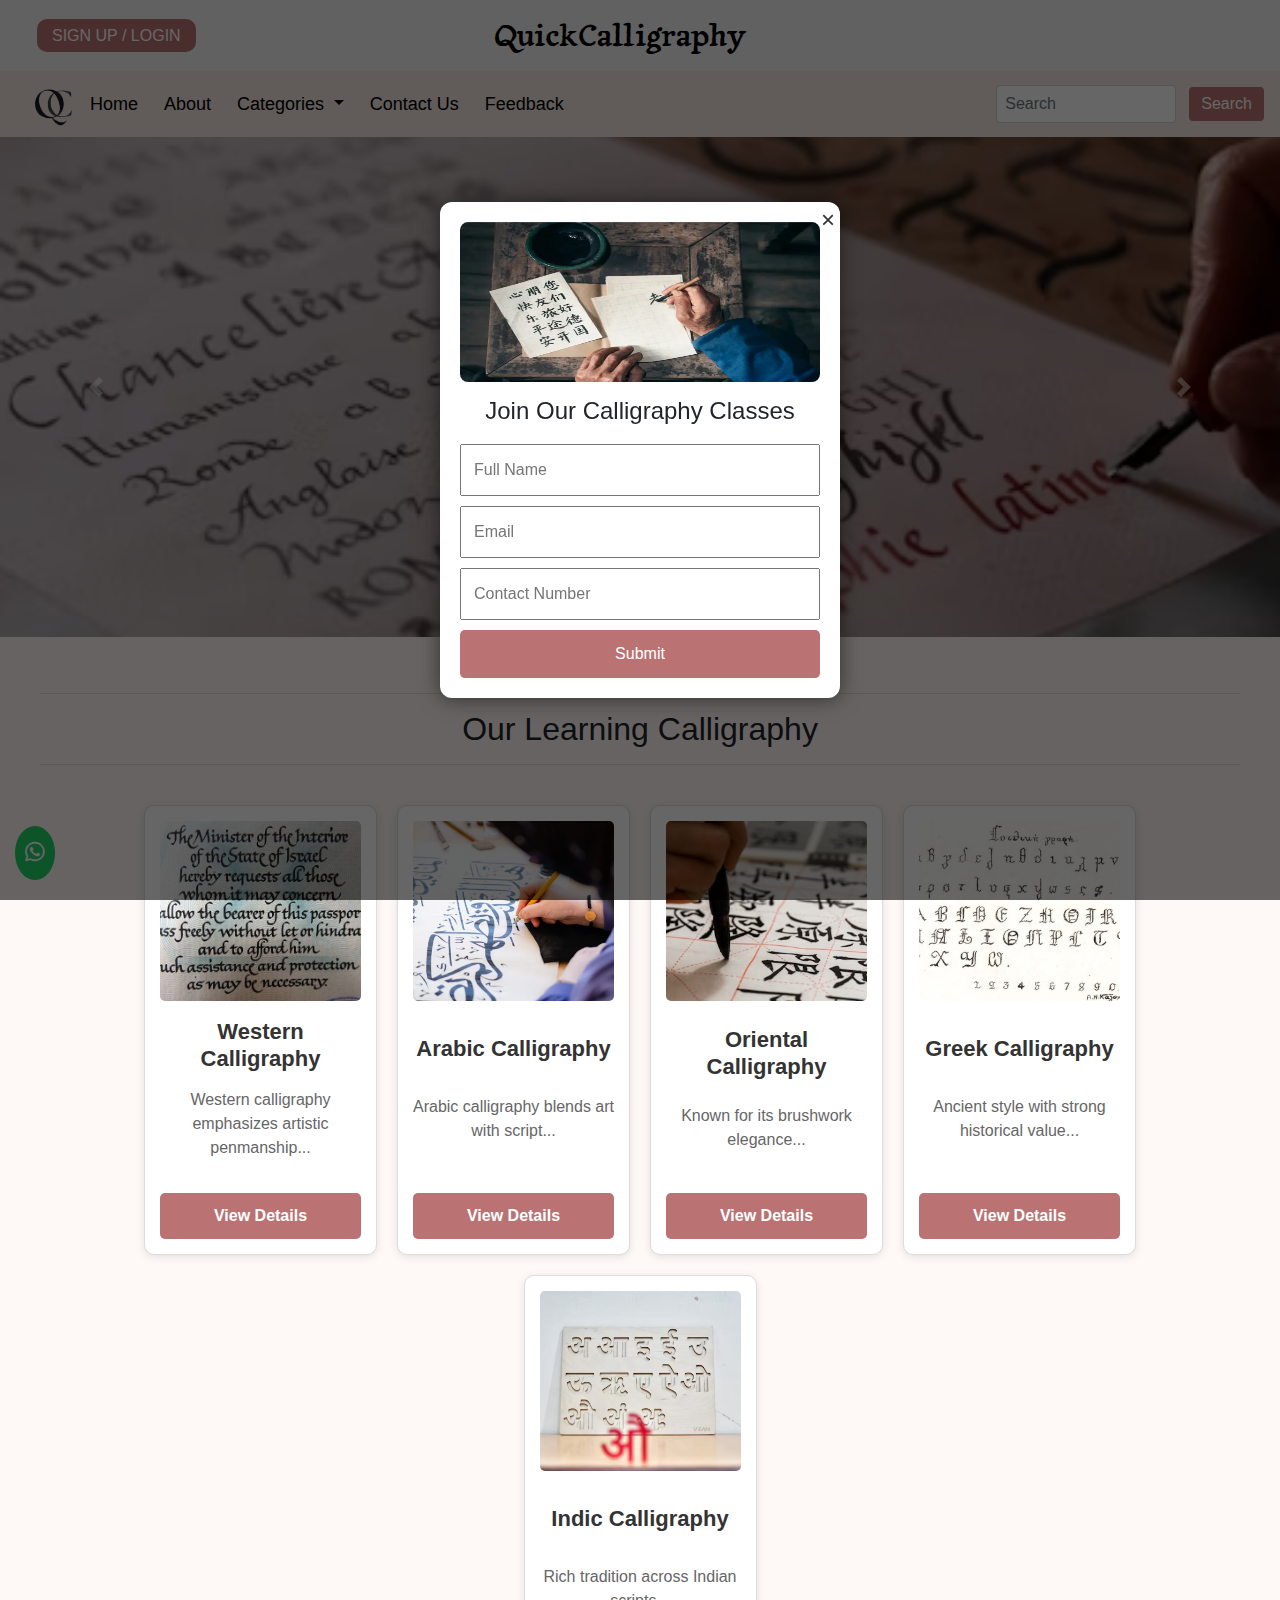
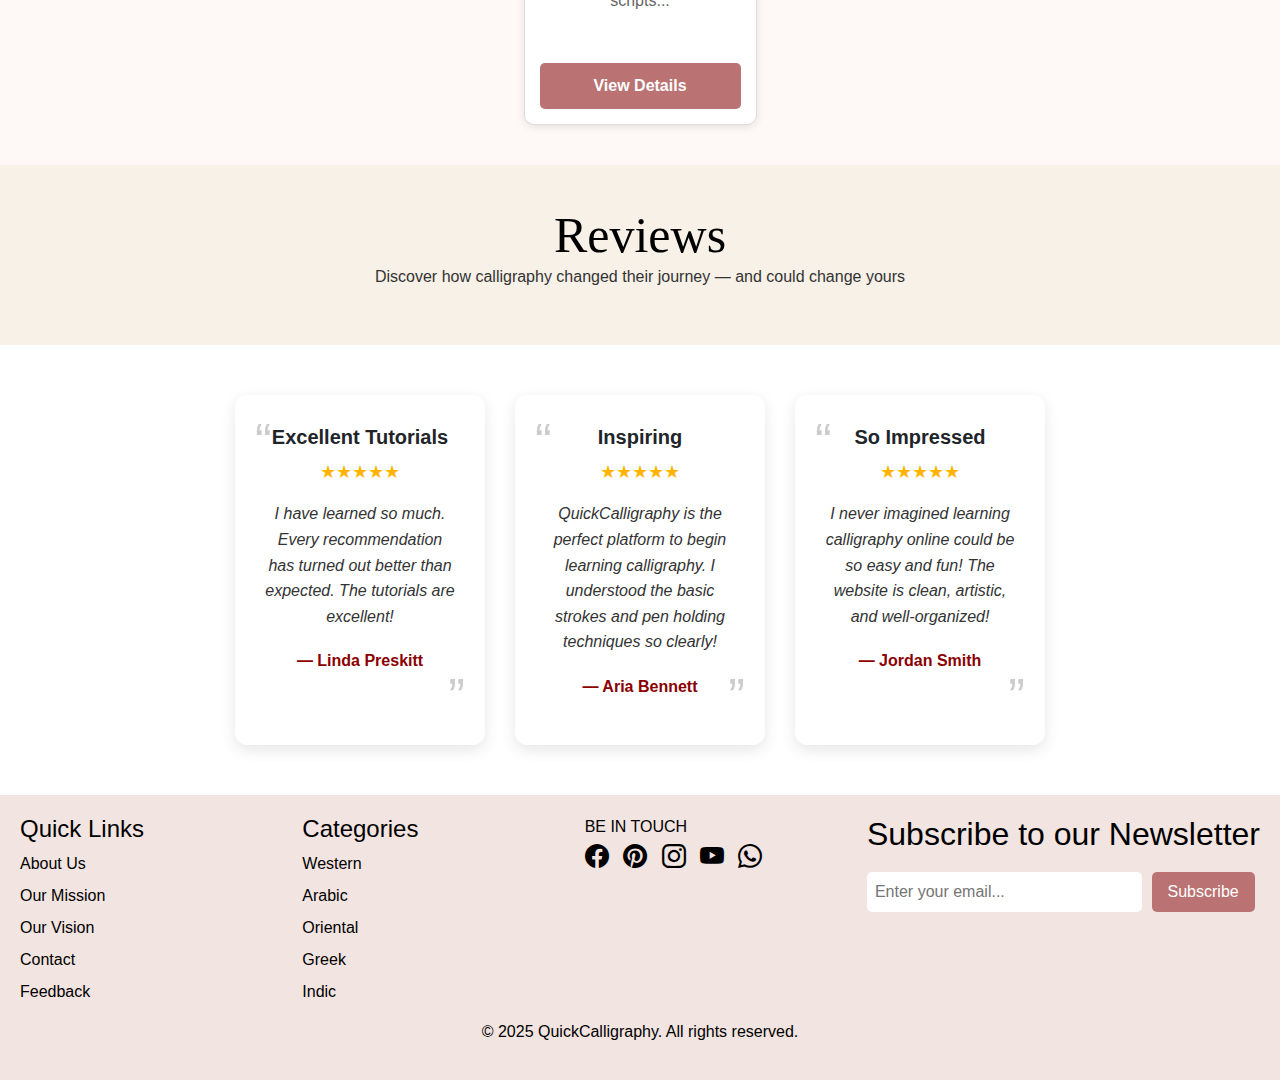
<file: index.html>
<!DOCTYPE html>
<html lang="en">

<head>
  <meta charset="UTF-8">
  <meta name="viewport" content="width=device-width, initial-scale=1.0">
  <title>QuickCalligraphy - Home</title>
  <link rel="shortcut icon" href="logo.png" type="image/x-icon">
  <link rel="stylesheet" href="home.css">
  <!-- Bootstrap CDN -->
  <link rel="stylesheet" href="https://maxcdn.bootstrapcdn.com/bootstrap/4.5.2/css/bootstrap.min.css">
  <!-- Bootstrap Icons  -->
  <link rel="stylesheet" href="https://cdn.jsdelivr.net/npm/bootstrap-icons@1.13.1/font/bootstrap-icons.min.css">
  <!-- Font Awesome for icons -->
  <link rel="stylesheet" href="https://cdnjs.cloudflare.com/ajax/libs/font-awesome/6.0.0/css/all.min.css">
</head>

<body>
<!-- Background Overlay -->
<div id="overlay" class="overlay-popup"></div>

<!-- On-load Form Popup -->
<div id="formPopup" class="form-popup">
  <div class="form-popup-content">
    <span onclick="closePopup()" class="close-btn">&times;</span>
    <img src="images/popup-img.jpg" alt="Calligraphy" style="width: 100%; border-radius: 8px; margin-bottom: 15px;">
    <h3>Join Our Calligraphy Classes</h3>
    <form action="https://formspree.io/f/mzzrqked" method="post" id="entryForm">
      <input type="text" name="fullName" placeholder="Full Name" required>
      <input type="email" name="email" placeholder="Email" required>
      <input type="tel" name="contact" placeholder="Contact Number" required>
      <button type="submit">Submit</button>
    </form>
  </div>
</div>





<!-- Top Navbar (Logo & Search) -->
<nav class="top-navbar d-flex  align-items-center px-4 py-2">
  <div class="btn"><a href="form.html" id="loginBtn">SIGN UP / LOGIN</a></div>
  <div class="logo site-title ">
      <a class="navbar-brand " href="#">QuickCalligraphy</a>
  </div>
</nav>


<!-- Main Navbar -->
<nav class="main-navbar navbar navbar-expand-lg navbar-light sticky-top">
<img src="images/logo.jpg" alt="Logo" height="50" class="d-lg-block ml-3">

<button class="navbar-toggler ml-auto" type="button" data-toggle="collapse" data-target="#mainNav" aria-controls="mainNav" aria-expanded="false" aria-label="Toggle navigation">
  <span class="navbar-toggler-icon"></span>
</button>

<div class="collapse navbar-collapse justify-content-between" id="mainNav">
  <ul class="navbar-nav">
      <li class="nav-item"><a class="nav-link" href="index.html">Home</a></li>
      <li class="nav-item"><a class="nav-link" href="about.html">About</a></li>
      <li class="nav-item dropdown">
          <a class="nav-link dropdown-toggle" href="#" id="categoriesDropdown" role="button" data-toggle="dropdown" aria-haspopup="true" aria-expanded="false">
              Categories
          </a>
          <div class="dropdown-menu" aria-labelledby="categoriesDropdown">
              <a class="dropdown-item" href="western.html">Western</a>
              <a class="dropdown-item" href="arabic.html">Arabic</a>
              <a class="dropdown-item" href="oriental.html">Oriental</a>
          </div>
      </li>
      <li class="nav-item"><a class="nav-link" href="contact.html">Contact Us</a></li>
      <li class="nav-item"><a class="nav-link" href="feedback.html">Feedback</a></li>
  </ul>
  <form class="form-inline my-2 my-lg-0" id="searchForm">
      <input class="form-control mr-sm-2" type="search" placeholder="Search" id="searchInput">
      <button class="btn my-2 my-sm-0" type="submit" id="searchBtn">Search</button>
  </form>
</div>
</nav>

  <!-- Carousel Section -->
  <div id="bannerCarousel" class="carousel slide" data-ride="carousel">
    <div class="carousel-inner">
      <div class="carousel-item active">
        <img src="images/banner1.jpg" class="d-block w-100" alt="Banner 1">
      </div>
      <div class="carousel-item">
        <img src="images/banner2.jpg" class="d-block w-100" alt="Banner 2">
      </div>
      <div class="carousel-item">
        <img src="images/banner3.jpg" class="d-block w-100" alt="Banner 3">
      </div>
    </div>
    <a class="carousel-control-prev" href="#bannerCarousel" role="button" data-slide="prev">
      <span class="carousel-control-prev-icon"></span>
    </a>
    <a class="carousel-control-next" href="#bannerCarousel" role="button" data-slide="next">
      <span class="carousel-control-next-icon"></span>
    </a>
  </div>

  <!-- Cards Section -->
  <section class="product-section">
    <hr>
    <h2 class="text-center">Our Learning Calligraphy </h2>
    <hr>
    <br>
    <div class="card-container">

      <!-- Product Card 1 -->
      <div class="product-card">
        <img src="images/western.jpg" alt="Western Calligraphy">
        <h3>Western Calligraphy</h3>
        <p>Western calligraphy emphasizes artistic penmanship...</p>
        <a href="product1.html" class="btn card-button">View Details</a>
      </div>

      <!-- Product Card 2 -->
      <div class="product-card">
        <img src="images/arabic1.jpg" alt="Arabic Calligraphy">
        <h3>Arabic Calligraphy</h3>
        <p>Arabic calligraphy blends art with script...</p>
        <a href="product2.html" class="btn card-button">View Details</a>
      </div>

      <!-- Product Card 3 -->
      <div class="product-card">
        <img src="images/oriental.jpg" alt="Oriental Calligraphy">
        <h3>Oriental Calligraphy</h3>
        <p>Known for its brushwork elegance...</p>
        <a href="product3.html" class="btn card-button">View Details</a>
      </div>

      <!-- Product Card 4 -->
      <div class="product-card">
        <img src="images/greek.jpg" alt="Greek Calligraphy">
        <h3>Greek Calligraphy</h3>
        <p>Ancient style with strong historical value...</p>
        <a href="product4.html" class="btn card-button">View Details</a>
      </div>

      <!-- Product Card 5 -->
      <div class="product-card">
        <img src="images/indic.jpg" alt="Indic Calligraphy">
        <h3>Indic Calligraphy</h3>
        <p>Rich tradition across Indian scripts...</p>
        <a href="product5.html" class="btn card-button">View Details</a>
      </div>

      <!-- Add more cards as needed -->

    </div>
  </section>

  <div class="about-header">
    <h1>Reviews</h1>
    <p>Discover how calligraphy changed their journey — and could change yours</p>
  </div>

  <div class="testimonials">

    <div class="testimonial-card" id="card1">
      <h3>Excellent Tutorials</h3>
      <div class="stars">★★★★★</div>
      <p>I have learned so much. Every recommendation has turned out better than expected. The tutorials are
        excellent!</p>
      <div class="testimonial-author">— Linda Preskitt</div>
    </div>

    <div class="testimonial-card" id="card2">
      <h3>Inspiring</h3>
      <div class="stars">★★★★★</div>
      <p>QuickCalligraphy is the perfect platform to begin learning calligraphy. I understood the basic strokes and pen
        holding techniques so clearly!</p>
      <div class="testimonial-author">— Aria Bennett</div>
    </div>

    <div class="testimonial-card" id="card3">
      <h3>So Impressed</h3>
      <div class="stars">★★★★★</div>
      <p>I never imagined learning calligraphy online could be so easy and fun! The website is clean, artistic, and
        well-organized!</p>
      <div class="testimonial-author">— Jordan Smith</div>
    </div>
  </div>

  <!-- Footer Section -->

  <footer>
    <div class="footer-columns">
      <div>
        <h4>Quick Links</h4>
        <ul>
          <li><a href="about.html">About Us</a></li>
          <li><a href="about.html">Our Mission</a></li>
          <li><a href="about.html">Our Vision</a></li>
          <li><a href="contact.html">Contact</a></li>
          <li><a href="feedback.html">Feedback</a></li>
        </ul>
      </div>
      <div>
        <h4>Categories</h4>
        <ul>
          <li><a href="western.html">Western</a></li>
          <li><a href="arabic.html">Arabic</a></li>
          <li><a href="oriental.html">Oriental</a></li>
          <li><a href="greek.html">Greek</a></li>
          <li><a href="indic.html">Indic</a></li>
        </ul>
      </div>
      <div class="footer-icons">
        <div>BE IN TOUCH</div>
        <a href="https://www.facebook.com/" target="_blank"><i class="bi bi-facebook"></i></a>
        <a href="https://www.pinterest.com/" target="_blank"><i class="bi bi-pinterest"></i></a>
        <a href="https://www.instagram.com/" target="_blank"><i class="bi bi-instagram"></i></a>
        <a href="https://www.youtube.com/" target="_blank"><i class="bi bi-youtube"></i></a>
        <a href="https://api.whatsapp.com/send?phone=+923124186159" target="_blank"><i class="bi bi-whatsapp"></i></a>
      </div>

      <section class="newsletter">
        <h2>Subscribe to our Newsletter</h2>
        <form>
          <input type="email" placeholder="Enter your email..." required>
          <button type="submit">Subscribe</button>
        </form>
      </section>
    </div>
    <p>&copy; 2025 QuickCalligraphy. All rights reserved.</p>
  </footer>

  <!-- Scroll to Top Button -->

  <button id="scrollToTopBtn"><i class="fas fa-arrow-up"></i></button>

  <!-- WhatsApp Button -->
  <a href="https://wa.me/1234567890" target="_blank" class="whatsapp-button">
    <i class="fab fa-whatsapp"></i>
  </a>

  <!-- Scripts -->
  <script src="https://code.jquery.com/jquery-3.5.1.slim.min.js"></script>
  <script src="https://cdn.jsdelivr.net/npm/bootstrap@4.5.2/dist/js/bootstrap.bundle.min.js"></script>
  <script src="script.js"></script>

  <script>
    // On Load Popup
document.addEventListener("DOMContentLoaded", function () {
  const form = document.getElementById("entryForm");

  form.addEventListener("submit", function (e) {
    e.preventDefault();

    const formData = new FormData(form);

    fetch(form.action, {
      method: "POST",
      body: formData,
      headers: {
        Accept: "application/json",
      },
    })
      .then((response) => {
        if (response.ok) {
          alert("Thank you for joining! We will contact you soon.");
          form.reset();
          closePopup(); // Close modal properly
        } else {
          alert("There was an issue with your submission. Please try again.");
        }
      })
      .catch(() => {
        alert("Submission failed. Please check your internet connection.");
      });
  });

      // Show popup on load
  window.addEventListener("load", () => {
    document.getElementById("overlay").style.display = "block";
    document.getElementById("formPopup").style.display = "block";
    document.body.classList.add("popup-open");
  });
});

// Close popup and restore scroll
function closePopup() {
  document.getElementById("overlay").style.display = "none";
  document.getElementById("formPopup").style.display = "none";
  document.body.classList.remove("popup-open");
}


  // Show popup on load
  window.addEventListener("load", () => {
    document.getElementById("overlay").style.display = "block";
    document.getElementById("formPopup").style.display = "block";
    document.body.classList.add("popup-open");
  });

  // Close popup function
  function closePopup() {
    document.getElementById("overlay").style.display = "none";
    document.getElementById("formPopup").style.display = "none";
    document.body.classList.remove("popup-open");
  }

  document.addEventListener("DOMContentLoaded", function () {
    const form = document.getElementById("entryForm");
    const inputs = form.querySelectorAll("input");

    form.addEventListener("submit", function (e) {
      e.preventDefault();

      const name = inputs[0].value.trim();
      const email = inputs[1].value.trim();
      const contact = inputs[2].value.trim();

      const nameRegex = /^[A-Za-z\s]+$/;
      const emailRegex = /^[A-Za-z0-9._%+-]+@[A-Za-z0-9.-]+\.[A-Za-z]{2,}$/;
      const contactRegex = /^\d{11}$/;

      // Name validation
      if (!nameRegex.test(name)) {
        alert("Please enter a valid full name (letters and spaces only).");
        return;
      }

      // Email validation
      if (!emailRegex.test(email)) {
        alert("Please enter a valid email address.");
        return;
      }

      // Contact number validation
      if (!contactRegex.test(contact)) {
        alert("Please enter a valid 11-digit contact number.");
        return;
      }

      // All valid – submit via fetch
      const formData = new FormData(form);
      fetch(form.action, {
        method: "POST",
        body: formData,
        headers: { Accept: "application/json" },
      })
        .then((response) => {
          if (response.ok) {
            alert("Thank you! We will contact you soon.");
            form.reset();
            closePopup();
          } else {
            alert("There was an issue. Please try again.");
          }
        })
        .catch(() => {
          alert("Submission failed. Please check your internet connection.");
        });
    });
  });



  </script>
</body>

</html>
</file>
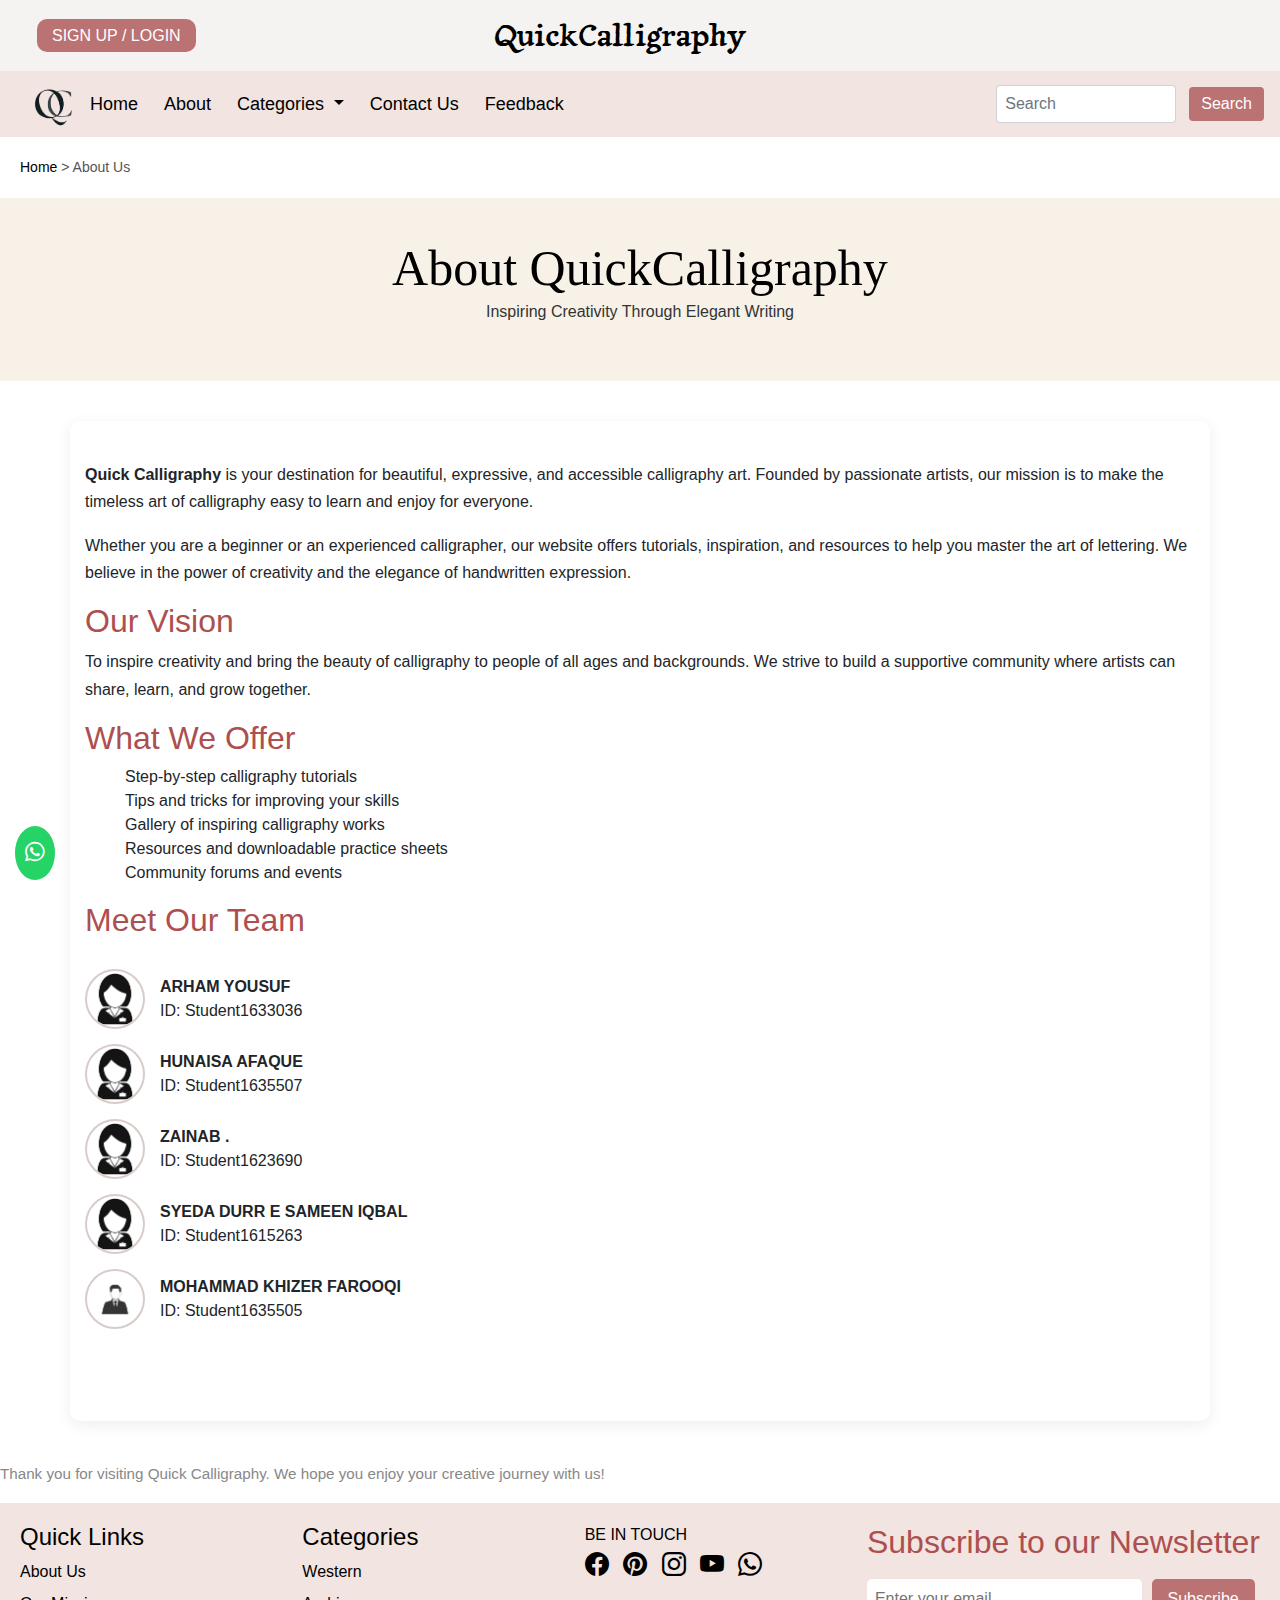
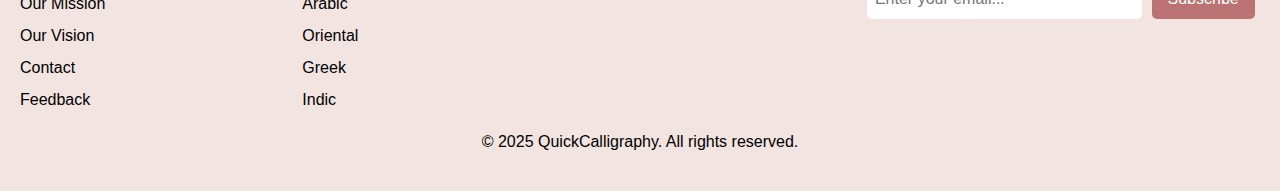
<file: about.html>
<!DOCTYPE html>
<html lang="en">

<head>
    <meta charset="UTF-8">
    <meta name="viewport" content="width=device-width, initial-scale=1.0">
    <title>QuickCalligraphy - Home</title>
    <link rel="shortcut icon" href="logo.png" type="image/x-icon">
    <link rel="stylesheet" href="about.css">
    <!-- Bootstrap CDN -->
    <link rel="stylesheet" href="https://maxcdn.bootstrapcdn.com/bootstrap/4.5.2/css/bootstrap.min.css">
    <!-- Bootstrap Icons  -->
    <link rel="stylesheet" href="https://cdn.jsdelivr.net/npm/bootstrap-icons@1.13.1/font/bootstrap-icons.min.css">
    <!-- Font Awesome for icons -->
    <link rel="stylesheet" href="https://cdnjs.cloudflare.com/ajax/libs/font-awesome/6.0.0/css/all.min.css">
</head>

<body>

     <!-- Top Navbar (Logo & Search) -->
     <nav class="top-navbar d-flex  align-items-center px-4 py-2">
        <div class="btn"><a href="form.html" id="loginBtn">SIGN UP / LOGIN</a></div>
        <div class="logo site-title ">
            <a class="navbar-brand " href="#">QuickCalligraphy</a>
        </div>
    </nav>

   
    <!-- Main Navbar -->
<nav class="main-navbar navbar navbar-expand-lg navbar-light sticky-top">
    <img src="images/logo.jpg" alt="Logo" height="50" class="d-lg-block ml-3">
    
    <button class="navbar-toggler ml-auto" type="button" data-toggle="collapse" data-target="#mainNav" aria-controls="mainNav" aria-expanded="false" aria-label="Toggle navigation">
        <span class="navbar-toggler-icon"></span>
    </button>

    <div class="collapse navbar-collapse justify-content-between" id="mainNav">
        <ul class="navbar-nav">
            <li class="nav-item"><a class="nav-link" href="index.html">Home</a></li>
            <li class="nav-item"><a class="nav-link" href="about.html">About</a></li>
            <li class="nav-item dropdown">
                <a class="nav-link dropdown-toggle" href="#" id="categoriesDropdown" role="button" data-toggle="dropdown" aria-haspopup="true" aria-expanded="false">
                    Categories
                </a>
                <div class="dropdown-menu" aria-labelledby="categoriesDropdown">
                    <a class="dropdown-item" href="western.html">Western</a>
                    <a class="dropdown-item" href="arabic.html">Arabic</a>
                    <a class="dropdown-item" href="oriental.html">Oriental</a>
                </div>
            </li>
            <li class="nav-item"><a class="nav-link" href="contact.html">Contact Us</a></li>
            <li class="nav-item"><a class="nav-link" href="feedback.html">Feedback</a></li>
        </ul>
        <form class="form-inline my-2 my-lg-0" id="searchForm">
            <input class="form-control mr-sm-2" type="search" placeholder="Search" id="searchInput">
            <button class="btn my-2 my-sm-0" type="submit" id="searchBtn">Search</button>
        </form>
    </div>
</nav>
    <div class="breadcrumbs">
        <a href="index.html">Home</a> &gt; About Us
    </div>

    <div class="about-header">
        <h1>About QuickCalligraphy</h1>
        <p>Inspiring Creativity Through Elegant Writing</p>
    </div>

    <div class="container">
        <!-- <h1>About Quick Calligraphy</h1> -->
        <p>
            <span class="highlight">Quick Calligraphy</span> is your destination for beautiful, expressive, and accessible calligraphy art. Founded by passionate artists, our mission is to make the timeless art of calligraphy easy to learn and enjoy for everyone.
        </p>
        <p>
            Whether you are a beginner or an experienced calligrapher, our website offers tutorials, inspiration, and resources to help you master the art of lettering. We believe in the power of creativity and the elegance of handwritten expression.
        </p>
        <h2>Our Vision</h2>
        <p>
            To inspire creativity and bring the beauty of calligraphy to people of all ages and backgrounds. We strive to build a supportive community where artists can share, learn, and grow together.
        </p>
        <h2>What We Offer</h2>
        <ul class="list">
            <li>Step-by-step calligraphy tutorials</li>
            <li>Tips and tricks for improving your skills</li>
            <li>Gallery of inspiring calligraphy works</li>
            <li>Resources and downloadable practice sheets</li>
            <li>Community forums and events</li>
        </ul>
            <!-- Add more team members as needed -->
            <h2>Meet Our Team</h2>
            <div class="team">
                <div class="team-member">
                    <img src="images/girl_icon.jpg.png" alt="ARHAM YOUSUF">
                    <div>
                        <strong>ARHAM YOUSUF</strong><br>
                        <span>ID: Student1633036</span>
                    </div>
                </div>
                <div class="team-member">
                    <img src="images/girl_icon.jpg.png" alt="HUNAISA AFAQUE">
                    <div>
                        <strong>HUNAISA AFAQUE</strong><br>
                        <span>ID: Student1635507</span>
                    </div>
                </div>
                <div class="team-member">
                    <img src="images/girl_icon.jpg.png" alt="ZAINAB .">
                    <div>
                        <strong>ZAINAB .</strong><br>
                        <span>ID: Student1623690</span>
                    </div>
                </div>
                <div class="team-member">
                    <img src="images/girl_icon.jpg.png" alt="SYEDA DURR E SAMEEN IQBAL">
                    <div>
                        <strong>SYEDA DURR E SAMEEN IQBAL</strong><br>
                        <span>ID: Student1615263</span>
                    </div>
                </div>
                <div class="team-member">
                    <img src="images/boy_icon.jpg.png" alt="MOHAMMAD KHIZER FAROOQI">
                    <div>
                        <strong>MOHAMMAD KHIZER FAROOQI</strong><br>
                        <span>ID: Student1635505</span>
                    </div>
                </div>
            </div>
        </div>
        <p style="margin-top:40px; color:#888; font-size:0.95em;">
            Thank you for visiting Quick Calligraphy. We hope you enjoy your creative journey with us!
        </p>
    </div>




    <!-- Footer Section -->

    <footer>
        <div class="footer-columns">
            <div>
                <h4>Quick Links</h4>
                <ul>
                    <li><a href="about.html">About Us</a></li>
                    <li><a href="about.html">Our Mission</a></li>
                    <li><a href="about.html">Our Vision</a></li>
                    <li><a href="contact.html">Contact</a></li>
                    <li><a href="feedback.html">Feedback</a></li>
                </ul>
            </div>
            <div>
                <h4>Categories</h4>
                <ul>
                    <li><a href="western.html">Western</a></li>
                    <li><a href="arabic.html">Arabic</a></li>
                    <li><a href="oriental.html">Oriental</a></li>
                    <li><a href="greek.html">Greek</a></li>
                    <li><a href="indic.html">Indic</a></li>
                </ul>
            </div>
            <div class="footer-icons">
                <div>BE IN TOUCH</div>
                <a href="https://www.facebook.com/" target="_blank"><i class="bi bi-facebook"></i></a>
                <a href="https://www.pinterest.com/" target="_blank"><i class="bi bi-pinterest"></i></a>
                <a href="https://www.instagram.com/" target="_blank"><i class="bi bi-instagram"></i></a>
                <a href="https://www.youtube.com/" target="_blank"><i class="bi bi-youtube"></i></a>
                <a href="https://api.whatsapp.com/send?phone=+923124186159" target="_blank"><i
                        class="bi bi-whatsapp"></i></a>
            </div>

            <section class="newsletter">
                <h2>Subscribe to our Newsletter</h2>
                <form>
                    <input type="email" placeholder="Enter your email..." required>
                    <button type="submit">Subscribe</button>
                </form>
            </section>
        </div>
        <p>&copy; 2025 QuickCalligraphy. All rights reserved.</p>
    </footer>

    <!-- Scroll to Top Button -->

    <button id="scrollToTopBtn"><i class="fas fa-arrow-up"></i></button>

    <!-- WhatsApp Button -->
    <a href="https://wa.me/1234567890" target="_blank" class="whatsapp-button">
        <i class="fab fa-whatsapp"></i>
    </a>

    <!-- Scripts -->
    <script src="https://code.jquery.com/jquery-3.5.1.slim.min.js"></script>
    <script src="https://cdn.jsdelivr.net/npm/bootstrap@4.5.2/dist/js/bootstrap.bundle.min.js"></script>
    <script src="script.js"></script>
</body>

</html>
</file>
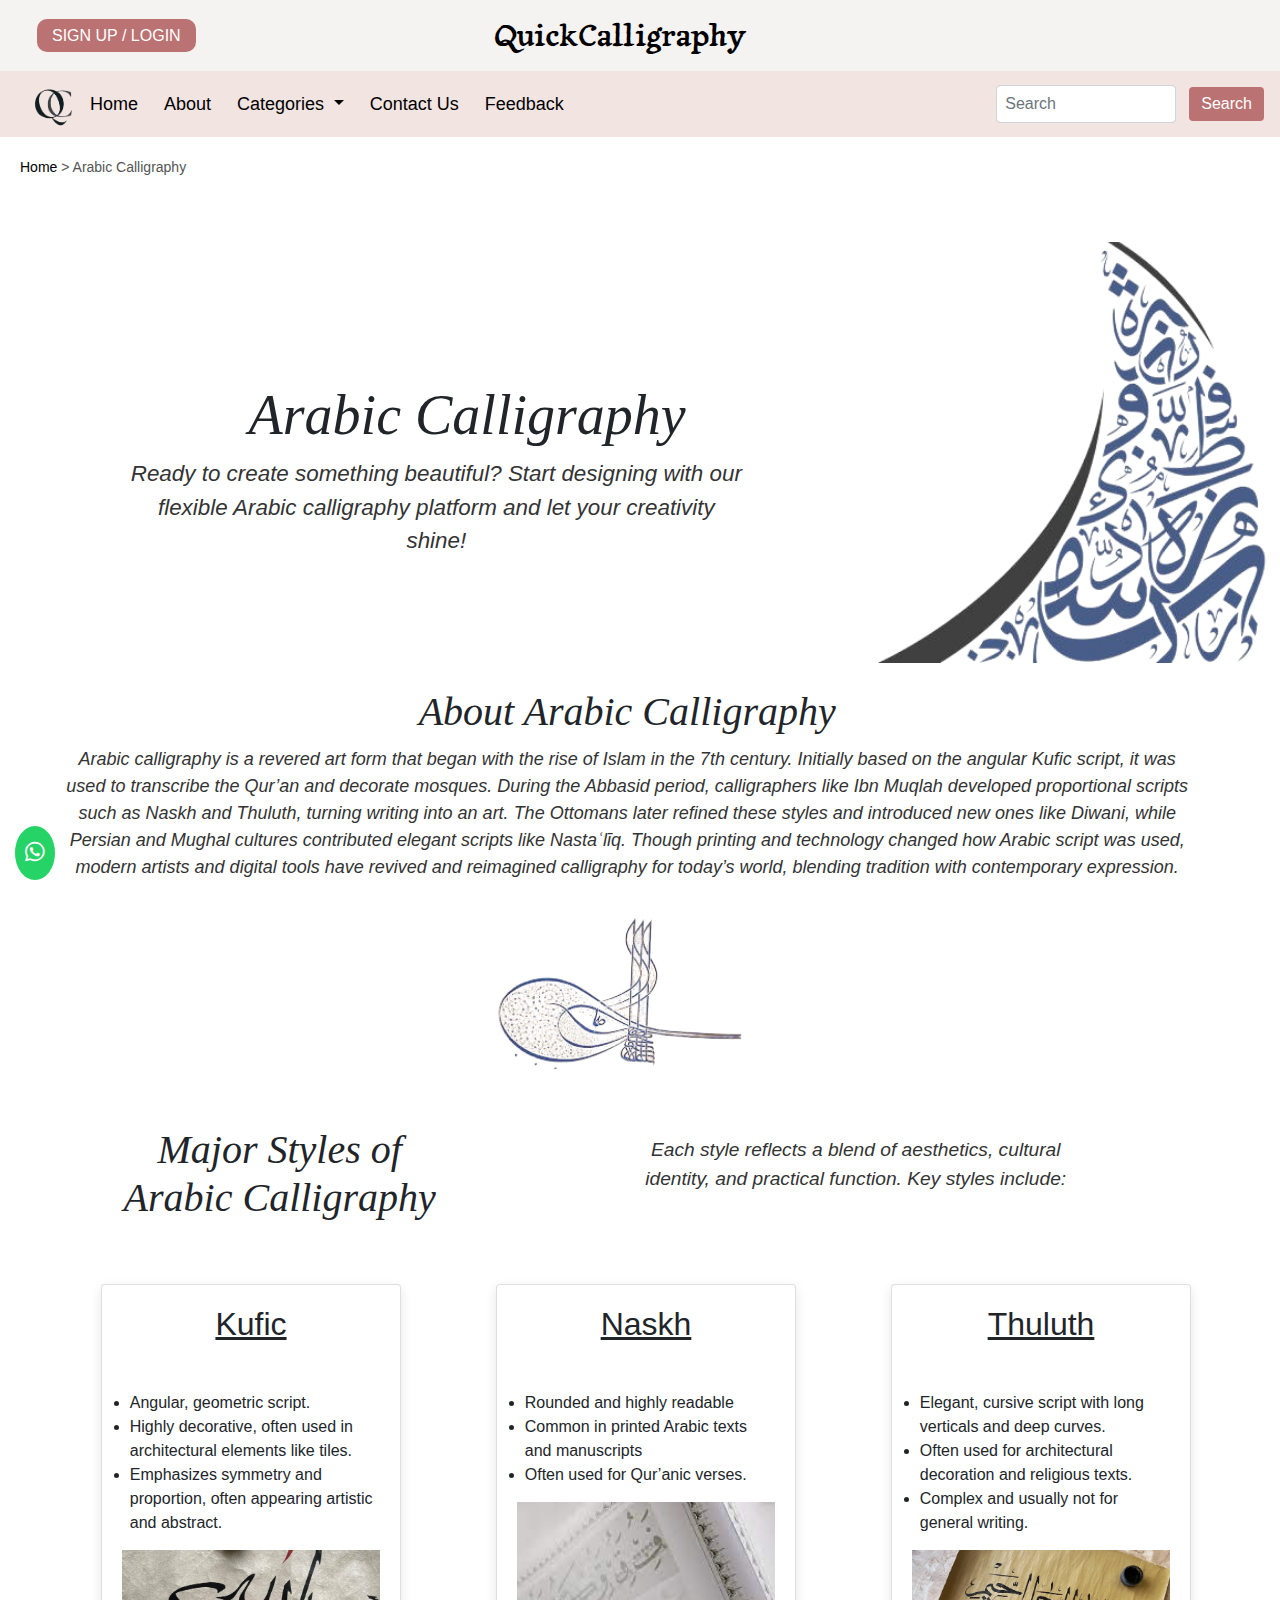
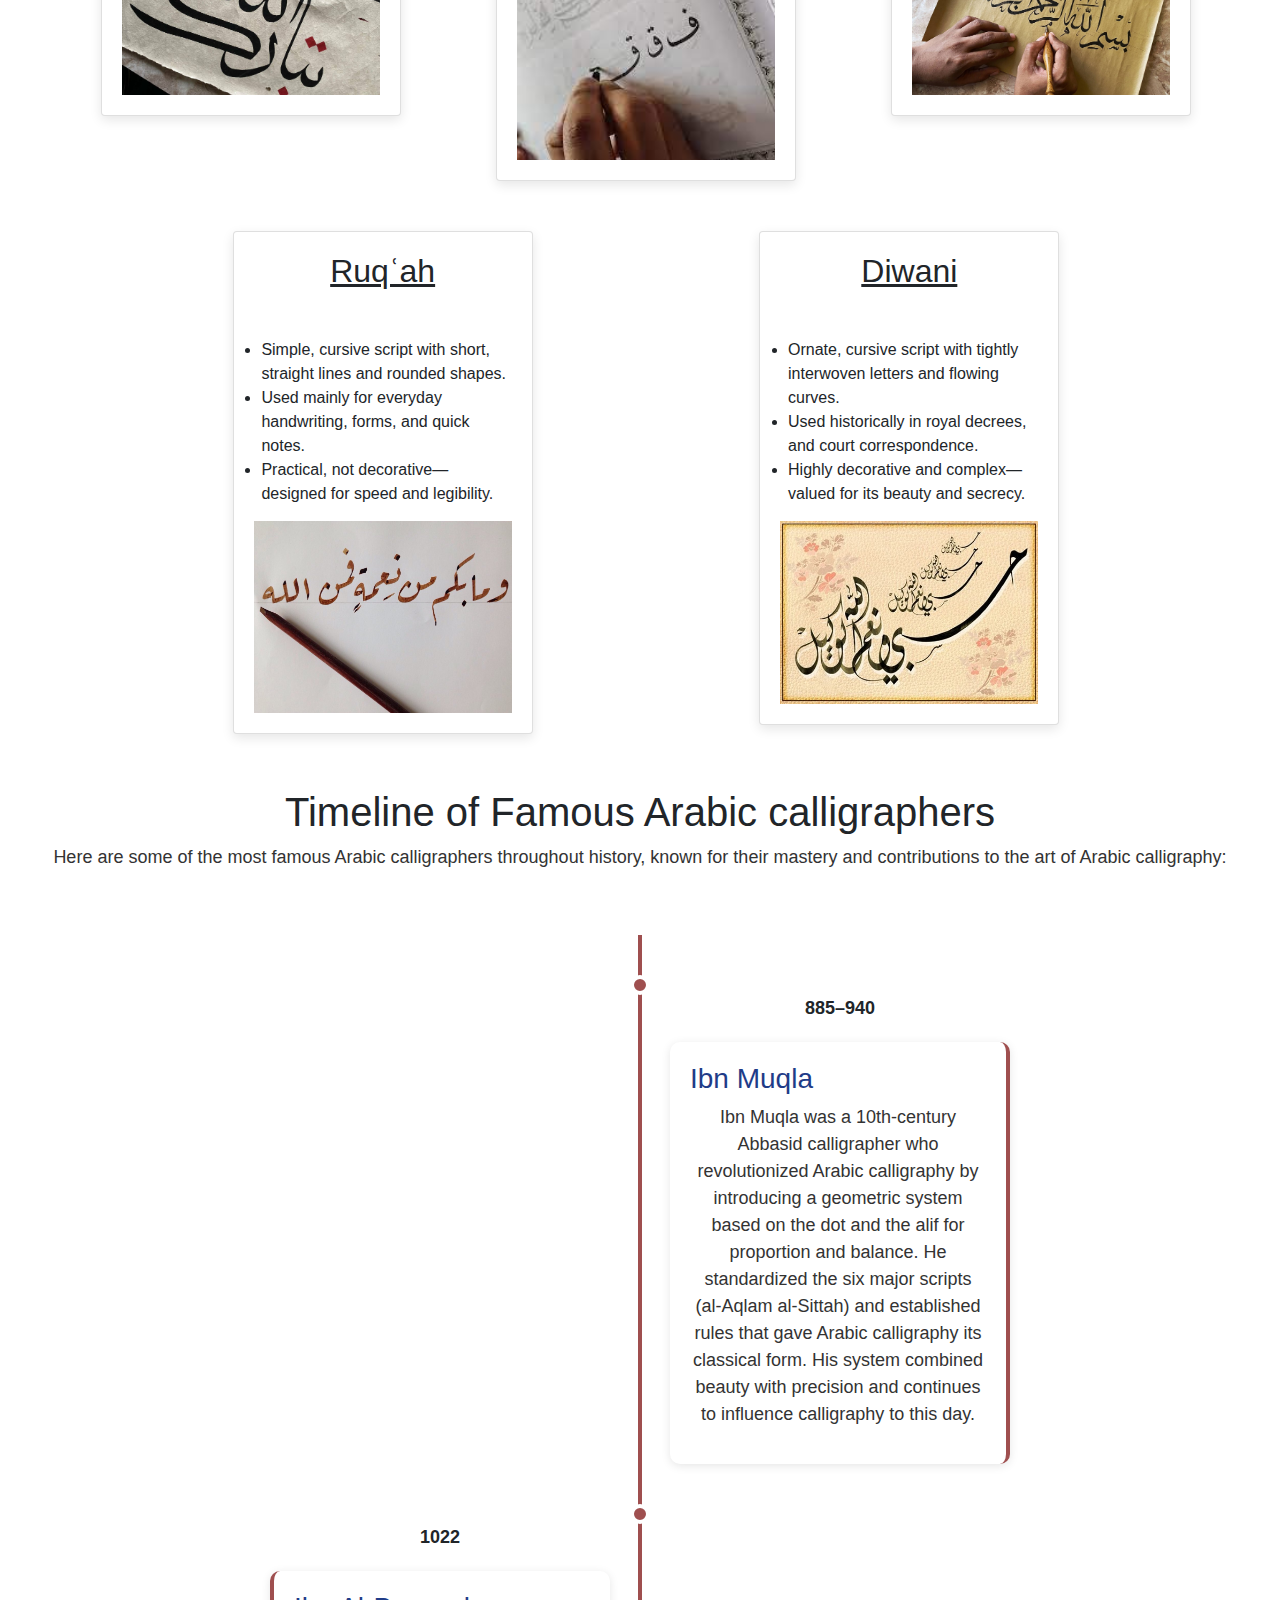
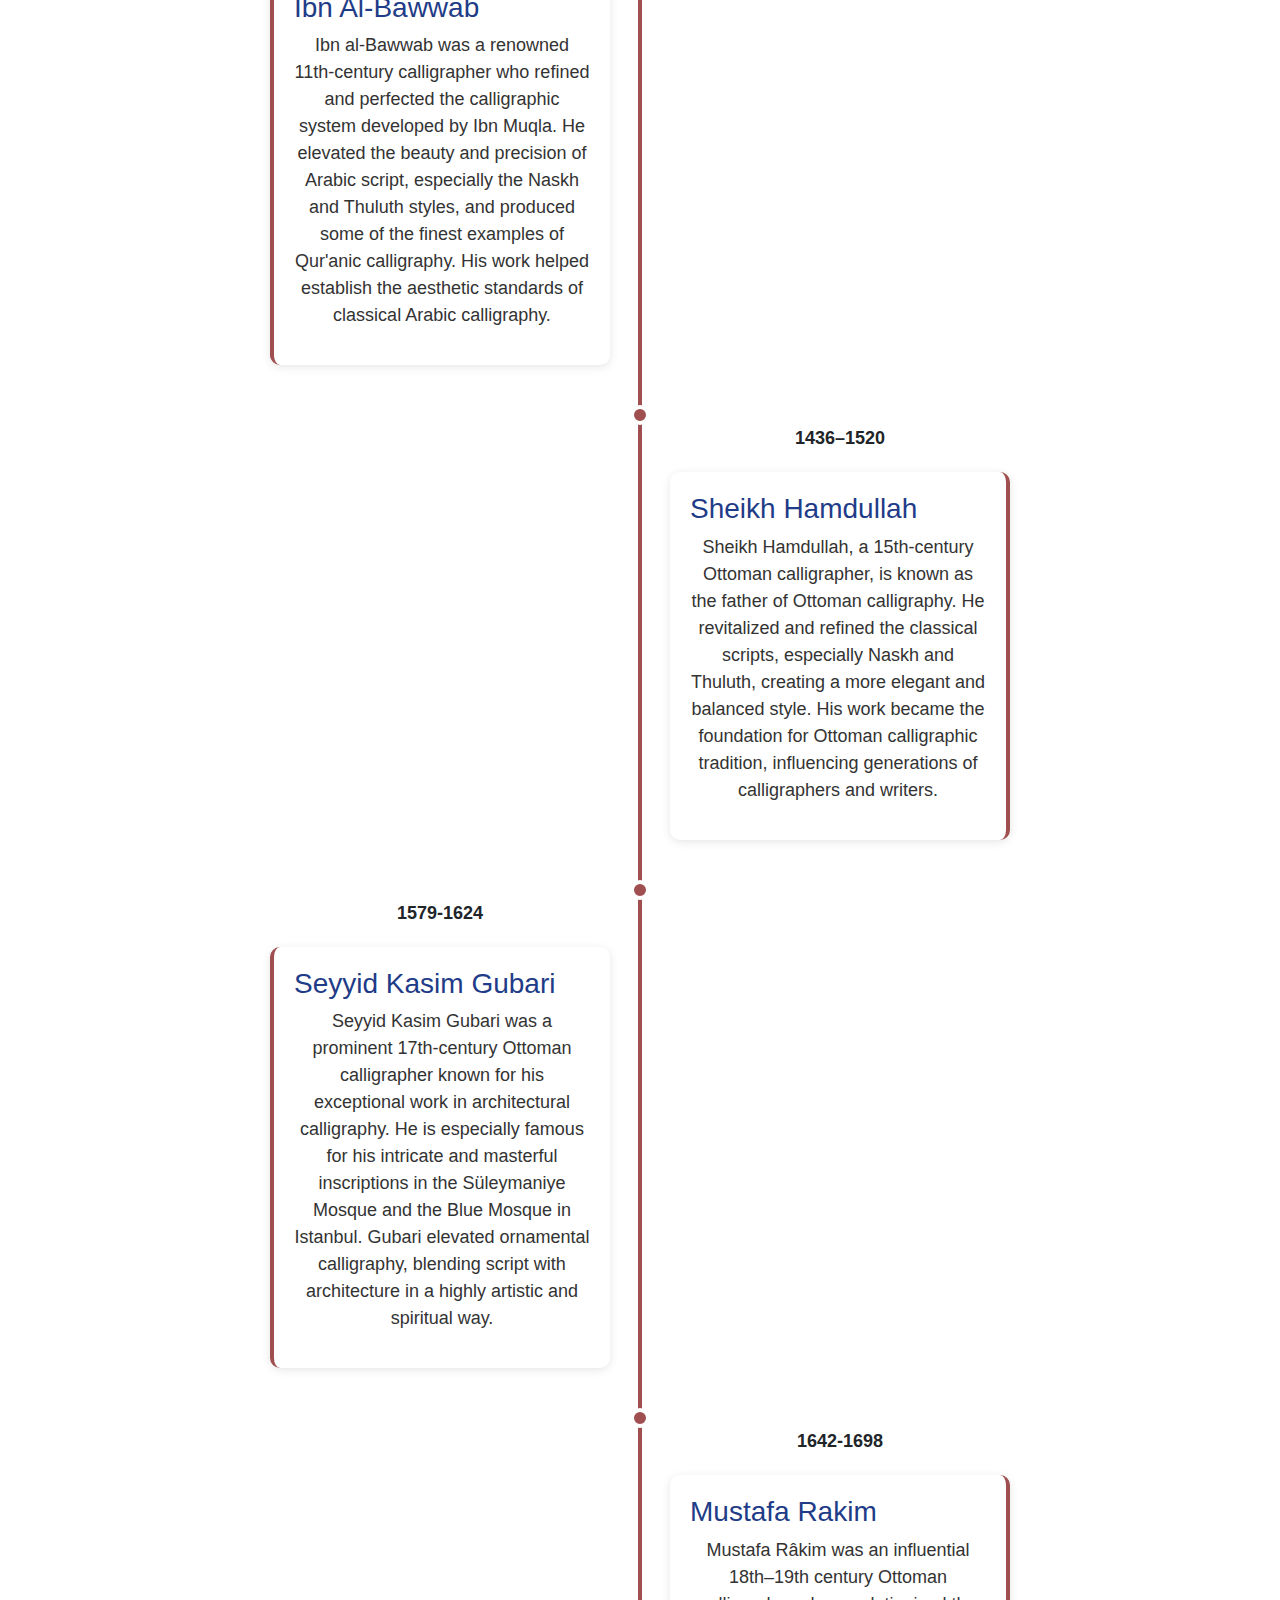
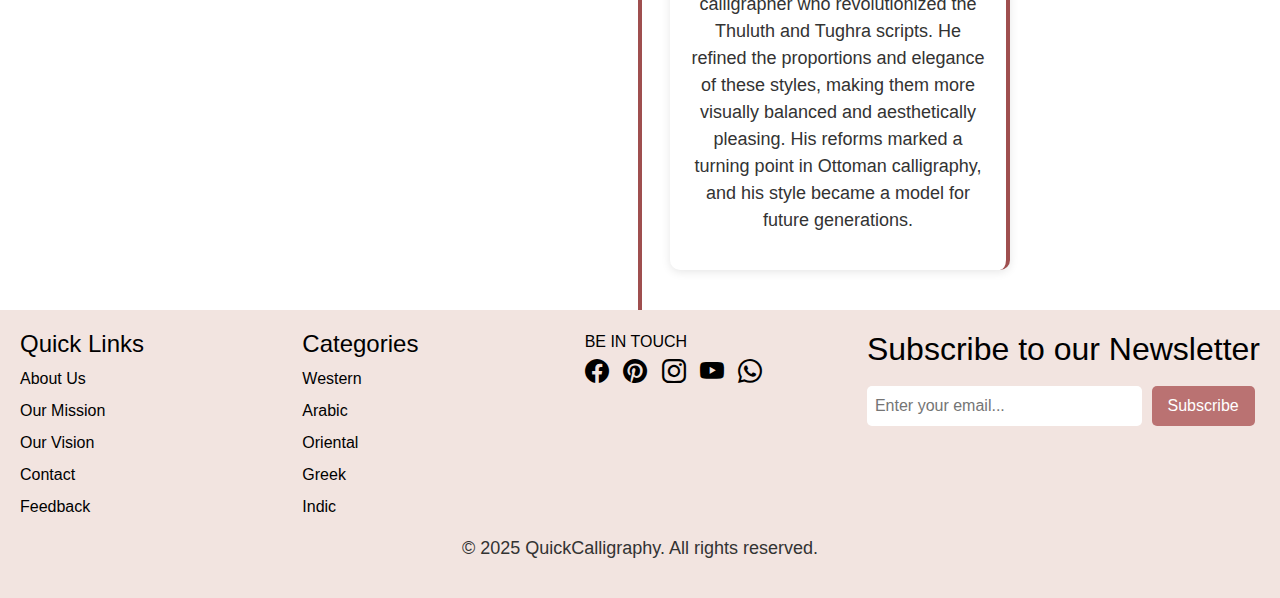
<file: arabic.html>
<!DOCTYPE html>
<html lang="en">

<head>
    <meta charset="UTF-8">
    <meta name="viewport" content="width=device-width, initial-scale=1.0">
    <title>QuickCalligraphy - Home</title>
    <link rel="shortcut icon" href="logo.png" type="image/x-icon">
    <link rel="stylesheet" href="arabic.css">
    <!-- Bootstrap CDN -->
    <link rel="stylesheet" href="https://maxcdn.bootstrapcdn.com/bootstrap/4.5.2/css/bootstrap.min.css">
    <!-- Bootstrap Icons  -->
    <link rel="stylesheet" href="https://cdn.jsdelivr.net/npm/bootstrap-icons@1.13.1/font/bootstrap-icons.min.css">
    <!-- Font Awesome for icons -->
    <link rel="stylesheet" href="https://cdnjs.cloudflare.com/ajax/libs/font-awesome/6.0.0/css/all.min.css">
</head>

<body>

    <!-- Top Navbar (Logo & Search) -->
    <nav class="top-navbar d-flex  align-items-center px-4 py-2">
        <div class="btn"><a href="form.html" id="loginBtn">SIGN UP / LOGIN</a></div>
        <div class="logo site-title ">
            <a class="navbar-brand " href="#">QuickCalligraphy</a>
        </div>
    </nav>


    <!-- Main Navbar -->
    <nav class="main-navbar navbar navbar-expand-lg navbar-light sticky-top">
        <img src="images/logo.jpg" alt="Logo" height="50" class="d-lg-block ml-3">

        <button class="navbar-toggler ml-auto" type="button" data-toggle="collapse" data-target="#mainNav"
            aria-controls="mainNav" aria-expanded="false" aria-label="Toggle navigation">
            <span class="navbar-toggler-icon"></span>
        </button>

        <div class="collapse navbar-collapse justify-content-between" id="mainNav">
            <ul class="navbar-nav">
                <li class="nav-item"><a class="nav-link" href="index.html">Home</a></li>
                <li class="nav-item"><a class="nav-link" href="about.html">About</a></li>
                <li class="nav-item dropdown">
                    <a class="nav-link dropdown-toggle" href="#" id="categoriesDropdown" role="button"
                        data-toggle="dropdown" aria-haspopup="true" aria-expanded="false">
                        Categories
                    </a>
                    <div class="dropdown-menu" aria-labelledby="categoriesDropdown">
                        <a class="dropdown-item" href="western.html">Western</a>
                        <a class="dropdown-item" href="arabic.html">Arabic</a>
                        <a class="dropdown-item" href="oriental.html">Oriental</a>
                    </div>
                </li>
                <li class="nav-item"><a class="nav-link" href="contact.html">Contact Us</a></li>
                <li class="nav-item"><a class="nav-link" href="feedback.html">Feedback</a></li>
            </ul>
            <form class="form-inline my-2 my-lg-0" id="searchForm">
                <input class="form-control mr-sm-2" type="search" placeholder="Search" id="searchInput">
                <button class="btn my-2 my-sm-0" type="submit" id="searchBtn">Search</button>
            </form>
        </div>
    </nav>

    <div class="breadcrumbs">
        <a href="index.html">Home</a> &gt; Arabic Calligraphy
    </div>


    <!-- content -->

    <div class="content">
        <div class="main-text">
            <div class="arabic">
                <h1>Arabic Calligraphy</h1>
            </div>
            <p>Ready to create something beautiful? Start designing with our flexible Arabic calligraphy platform
                and let your creativity shine!</p>
        </div>
        <div class="main-image"> <img src="images/arabic.jpg" class="main-image"> </div>
    </div>
    <div class="about-calli">
        <div class="main-text1">
            <h1> About Arabic Calligraphy</h1>
            <p>Arabic calligraphy is a revered art form that began with the rise of Islam in the 7th century. Initially
                based on the angular Kufic script, it was used to transcribe the Qur’an and decorate mosques. During the
                Abbasid period, calligraphers like Ibn Muqlah developed proportional scripts such as Naskh and Thuluth,
                turning writing into an art. The Ottomans later refined these styles and introduced new ones like
                Diwani, while Persian and Mughal cultures contributed elegant scripts like Nastaʿlīq. Though printing
                and technology changed how Arabic script was used, modern artists and digital tools have revived and
                reimagined calligraphy for today’s world, blending tradition with contemporary expression.</p>
        </div>
    </div>
    <div class="historical"> <img src="images/historical.jpg" class="historical"></div>
    <div class="Styles">
        <div class="main-text2">
            <h1>Major Styles of Arabic Calligraphy</h1>
            <p>Each style reflects a blend of aesthetics, cultural identity, and practical function. Key styles include:
            </p>
        </div><br><br>
        <div class="parent">
            <div class="kufic-container">
                <div class="card">
                    <h2><u>Kufic</u></h2> <br>
                    <ul class="features">
                        <li>Angular, geometric script.</li>
                        <li>Highly decorative, often used in architectural elements like tiles.</li>
                        <li>Emphasizes symmetry and proportion, often appearing artistic and abstract.</li>
                    </ul>
                    <div class="kufic-image"> <img src="images/kufic.jpg" class="kufic-image"></div>
                </div>

            </div>
            <div class="naskh-container">
                <div class="card">
                    <h2><u>Naskh</u></h2> <br>
                    <ul class="features">
                        <li>Rounded and highly readable</li>
                        <li>Common in printed Arabic texts and manuscripts</li>
                        <li>Often used for Qur’anic verses.</li>
                    </ul>
                    <div class="naskh-image"> <img src="images/naskh.jpg" class="naskh-image"></div>
                </div>
            </div>
            <div class="Thuluth-container">
                <div class="card">
                    <h2><u>Thuluth</u></h2> <br>
                    <ul class="features">
                        <li>Elegant, cursive script with long verticals and deep curves.</li>
                        <li>Often used for architectural decoration and religious texts.</li>
                        <li>Complex and usually not for general writing.</li>
                    </ul>
                    <div class="thuluth-image"> <img src="images/thuluth.jpg" class="thuluth-image"></div>
                </div>
            </div>
        </div>
        <div class="parent1">

            <div class="Ruqʿah-container">
                <div class="card">
                    <h2><u>Ruqʿah</u></h2> <br>
                    <ul class="features">
                        <li>Simple, cursive script with short, straight lines and rounded shapes.</li>
                        <li>Used mainly for everyday handwriting, forms, and quick notes.</li>
                        <li>Practical, not decorative—designed for speed and legibility.</li>
                    </ul>
                    <div class="Ruqʿah-image"> <img src="images/ruqah.jpg" class="Ruqʿah-image"></div>
                </div>
            </div>
            <div class="Diwani-container">
                <div class="card">
                    <h2><u>Diwani</u></h2> <br>
                    <ul class="features">
                        <li>Ornate, cursive script with tightly interwoven letters and flowing curves.</li>
                        <li>Used historically in royal decrees, and court
                            correspondence.</li>
                        <li>Highly decorative and complex—valued for its beauty and secrecy.</li>

                    </ul>
                    <div class="Diwani-image"> <img src="images/Dewany-style5.jpg.jpg" class="Diwani-image"></div>
                </div>
            </div>
        </div><br><br>
        <!-- timeline -->
        <div class="main-text3">
            <h1>Timeline of Famous Arabic calligraphers</h1>
            <p>Here are some of the most famous Arabic calligraphers throughout history, known for their mastery and
                contributions to the art of Arabic calligraphy:</p>
        </div> <br><br>
        <div class="timeline">
            <div class="timeline-item right">
                <div class="date">885–940</div>
                <div class="timeline-content">
                    <h3>Ibn Muqla</h3>
                    <p>Ibn Muqla was a 10th-century Abbasid calligrapher who revolutionized Arabic calligraphy by
                        introducing a geometric system based on the dot and the alif for proportion and balance. He
                        standardized the six major scripts (al-Aqlam al-Sittah) and established rules that gave Arabic
                        calligraphy its classical form. His system combined beauty with precision and continues to
                        influence calligraphy to this day.
                    </p>
                </div>
            </div>
            <div class="timeline-item left">
                <div class="date">1022</div>
                <div class="timeline-content">
                    <h3>Ibn Al-Bawwab</h3>
                    <p>Ibn al-Bawwab was a renowned 11th-century calligrapher who refined and perfected the calligraphic
                        system developed by Ibn Muqla. He elevated the beauty and precision of Arabic script, especially
                        the Naskh and Thuluth styles, and produced some of the finest examples of Qur'anic calligraphy.
                        His work helped establish the aesthetic standards of classical Arabic calligraphy.
                    </p>
                </div>
            </div>
            <div class="timeline-item right">
                <div class="date">1436–1520</div>
                <div class="timeline-content">
                    <h3>Sheikh Hamdullah</h3>
                    <p>Sheikh Hamdullah, a 15th-century Ottoman calligrapher, is known as the father of Ottoman
                        calligraphy. He revitalized and refined the classical scripts, especially Naskh and Thuluth,
                        creating a more elegant and balanced style. His work became the foundation for Ottoman
                        calligraphic tradition, influencing generations of calligraphers and writers.
                    </p>
                </div>
            </div>
            <div class="timeline-item left">
                <div class="date">1579-1624</div>
                <div class="timeline-content">
                    <h3>Seyyid Kasim Gubari</h3>
                    <p>Seyyid Kasim Gubari was a prominent 17th-century Ottoman calligrapher known for his exceptional
                        work in architectural calligraphy. He is especially famous for his intricate and masterful
                        inscriptions in the Süleymaniye Mosque and the Blue Mosque in Istanbul. Gubari elevated
                        ornamental calligraphy, blending script with architecture in a highly artistic and spiritual
                        way.
                    </p>
                </div>
            </div>

            <div class="timeline-item right">
                <div class="date">1642-1698</div>
                <div class="timeline-content">
                    <h3>Mustafa Rakim</h3>
                    <p>Mustafa Râkim was an influential 18th–19th century Ottoman calligrapher who revolutionized the
                        Thuluth and Tughra scripts. He refined the proportions and elegance of these styles, making them
                        more visually balanced and aesthetically pleasing. His reforms marked a turning point in Ottoman
                        calligraphy, and his style became a model for future generations.
                    </p>
                </div>
            </div>
        </div>
        <!-- Footer Section -->

        <footer>
            <div class="footer-columns">
                <div>
                    <h4>Quick Links</h4>
                    <ul>
                        <li><a href="about.html">About Us</a></li>
                        <li><a href="about.html">Our Mission</a></li>
                        <li><a href="about.html">Our Vision</a></li>
                        <li><a href="contact.html">Contact</a></li>
                        <li><a href="feedback.html">Feedback</a></li>
                    </ul>
                </div>
                <div>
                    <h4>Categories</h4>
                    <ul>
                        <li><a href="western.html">Western</a></li>
                        <li><a href="arabic.html">Arabic</a></li>
                        <li><a href="oriental.html">Oriental</a></li>
                        <li><a href="greek.html">Greek</a></li>
                        <li><a href="indic.html">Indic</a></li>
                    </ul>
                </div>
                <div class="footer-icons">
                    <div>BE IN TOUCH</div>
                    <a href="https://www.facebook.com/" target="_blank"><i class="bi bi-facebook"></i></a>
                    <a href="https://www.pinterest.com/" target="_blank"><i class="bi bi-pinterest"></i></a>
                    <a href="https://www.instagram.com/" target="_blank"><i class="bi bi-instagram"></i></a>
                    <a href="https://www.youtube.com/" target="_blank"><i class="bi bi-youtube"></i></a>
                    <a href="https://api.whatsapp.com/send?phone=+923124186159" target="_blank"><i
                            class="bi bi-whatsapp"></i></a>
                </div>

                <section class="newsletter">
                    <h2>Subscribe to our Newsletter</h2>
                    <form>
                        <input type="email" placeholder="Enter your email..." required>
                        <button type="submit">Subscribe</button>
                    </form>
                </section>
            </div>
            <p>&copy; 2025 QuickCalligraphy. All rights reserved.</p>
        </footer>

        <!-- Scroll to Top Button -->

        <button id="scrollToTopBtn"><i class="fas fa-arrow-up"></i></button>

        <!-- WhatsApp Button -->
        <a href="https://wa.me/1234567890" target="_blank" class="whatsapp-button">
            <i class="fab fa-whatsapp"></i>
        </a>

        <!-- Scripts -->
        <script src="https://code.jquery.com/jquery-3.5.1.slim.min.js"></script>
        <script src="https://cdn.jsdelivr.net/npm/bootstrap@4.5.2/dist/js/bootstrap.bundle.min.js"></script>
        <script src="script.js"></script>
</body>

</html>
</file>
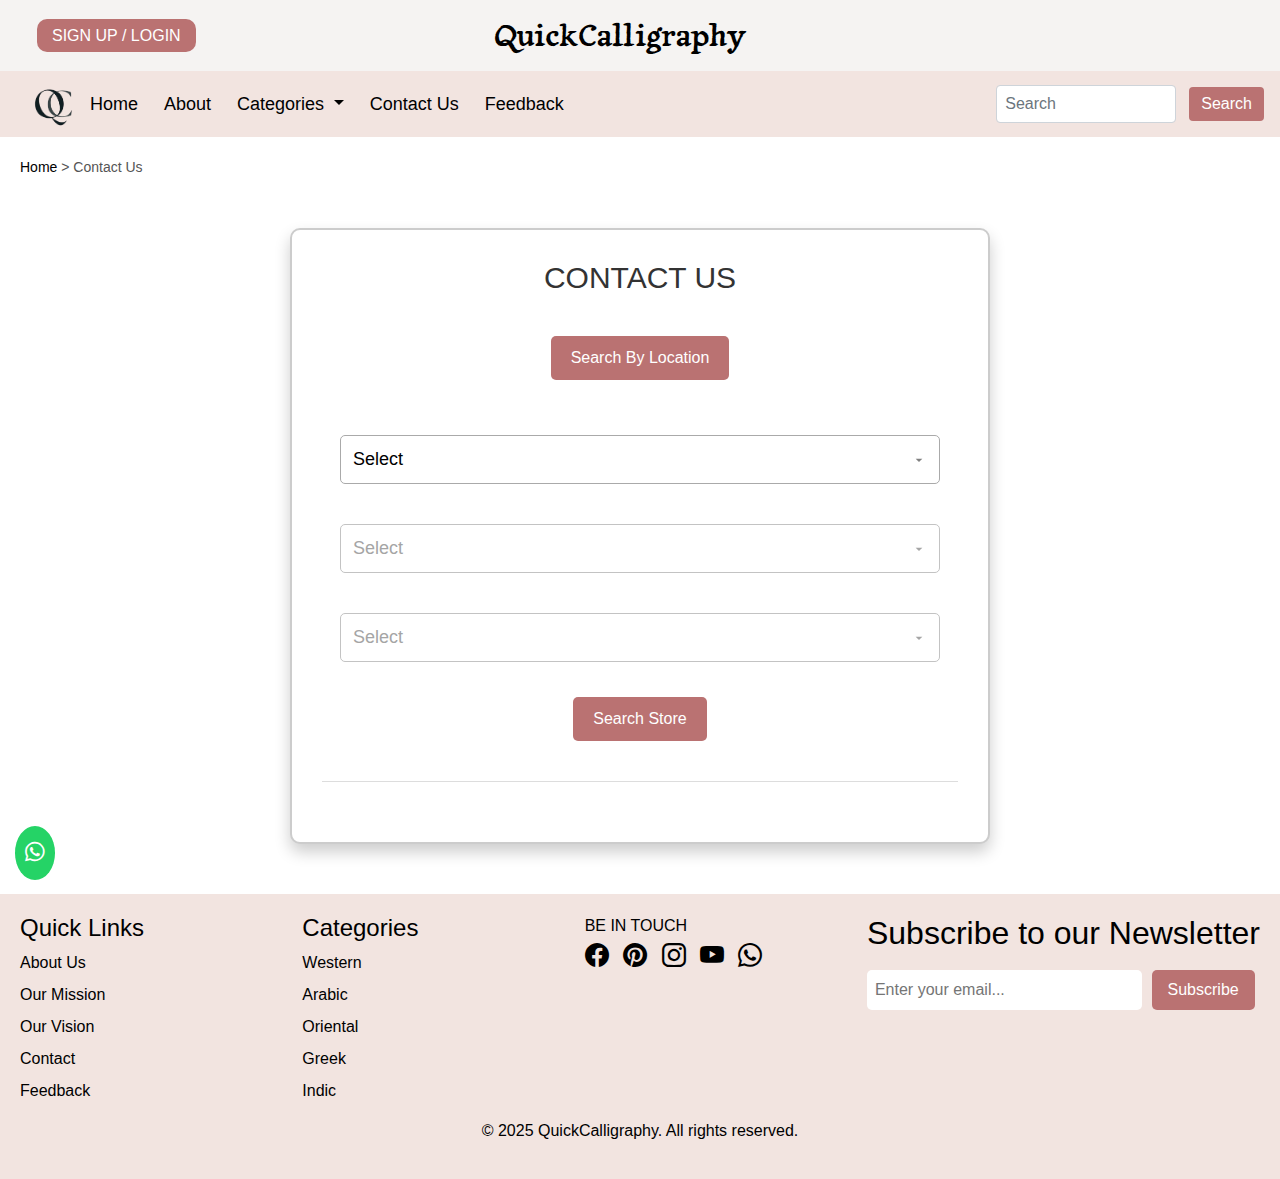
<file: contact.html>
<!DOCTYPE html>
<html lang="en">

<head>
    <meta charset="UTF-8">
    <meta name="viewport" content="width=device-width, initial-scale=1.0">
    <title>QuickCalligraphy - Home</title>
    <link rel="shortcut icon" href="logo.png" type="image/x-icon">
    <link rel="stylesheet" href="contact.css">
    <!-- Bootstrap CDN -->
    <link rel="stylesheet" href="https://maxcdn.bootstrapcdn.com/bootstrap/4.5.2/css/bootstrap.min.css">
    <!-- Bootstrap Icons  -->
    <link rel="stylesheet" href="https://cdn.jsdelivr.net/npm/bootstrap-icons@1.13.1/font/bootstrap-icons.min.css">
    <!-- Font Awesome for icons -->
    <link rel="stylesheet" href="https://cdnjs.cloudflare.com/ajax/libs/font-awesome/6.0.0/css/all.min.css">
</head>

<body>



    <!-- Top Navbar (Logo & Search) -->
    <nav class="top-navbar d-flex  align-items-center px-4 py-2">
        <div class="btn"><a href="form.html" id="loginBtn">SIGN UP / LOGIN</a></div>
        <div class="logo site-title ">
            <a class="navbar-brand " href="#">QuickCalligraphy</a>
        </div>
    </nav>

   
    <!-- Main Navbar -->
<nav class="main-navbar navbar navbar-expand-lg navbar-light sticky-top">
    <img src="images/logo.jpg" alt="Logo" height="50" class="d-lg-block ml-3">
    
    <button class="navbar-toggler ml-auto" type="button" data-toggle="collapse" data-target="#mainNav" aria-controls="mainNav" aria-expanded="false" aria-label="Toggle navigation">
        <span class="navbar-toggler-icon"></span>
    </button>

    <div class="collapse navbar-collapse justify-content-between" id="mainNav">
        <ul class="navbar-nav">
            <li class="nav-item"><a class="nav-link" href="index.html">Home</a></li>
            <li class="nav-item"><a class="nav-link" href="about.html">About</a></li>
            <li class="nav-item dropdown">
                <a class="nav-link dropdown-toggle" href="#" id="categoriesDropdown" role="button" data-toggle="dropdown" aria-haspopup="true" aria-expanded="false">
                    Categories
                </a>
                <div class="dropdown-menu" aria-labelledby="categoriesDropdown">
                    <a class="dropdown-item" href="western.html">Western</a>
                    <a class="dropdown-item" href="arabic.html">Arabic</a>
                    <a class="dropdown-item" href="oriental.html">Oriental</a>
                </div>
            </li>
            <li class="nav-item"><a class="nav-link" href="contact.html">Contact Us</a></li>
            <li class="nav-item"><a class="nav-link" href="feedback.html">Feedback</a></li>
        </ul>
        <form class="form-inline my-2 my-lg-0" id="searchForm">
            <input class="form-control mr-sm-2" type="search" placeholder="Search" id="searchInput">
            <button class="btn my-2 my-sm-0" type="submit" id="searchBtn">Search</button>
        </form>
    </div>
</nav>
    <div class="breadcrumbs">
        <a href="index.html">Home</a> &gt; Contact Us
    </div>
    <!-- contact  -->
    <div class="store-locator">
        <h2>CONTACT US</h2>
       
        <!-- Geolocation-based store search -->
        <button id="locate-store">Search By Location</button>
    
        <!-- Dropdown-based store search -->
        <form id="store-form">
          <!-- <label for="province">Province</label> -->
          <select id="province">
            <option value="">Select</option>
          </select>
    
          <!-- <label for="city">City</label> -->
          <select id="city" disabled>
            <option value="">Select</option>
          </select>
    
          <!-- <label for="town">Town/Area</label> -->
          <select id="town" disabled>
            <option value="">Select</option>
          </select>
    
          <button type="button" id="search-store">Search Store</button>
        </form>
    
        <!-- Results display -->
         <div id="store-results">
    
        </div>
        
          <!-- <a href="email.html" class="email-button"><button>Email Us</button> </a> -->
        
      </div> 

    <!-- Footer Section -->

    <footer>
        <div class="footer-columns">
            <div>
                <h4>Quick Links</h4>
                <ul>
                    <li><a href="about.html">About Us</a></li>
                    <li><a href="about.html">Our Mission</a></li>
                    <li><a href="about.html">Our Vision</a></li>
                    <li><a href="contact.html">Contact</a></li>
                    <li><a href="feedback.html">Feedback</a></li>
                </ul>
            </div>
            <div>
                <h4>Categories</h4>
                <ul>
                    <li><a href="western.html">Western</a></li>
                    <li><a href="arabic.html">Arabic</a></li>
                    <li><a href="oriental.html">Oriental</a></li>
                    <li><a href="greek.html">Greek</a></li>
                    <li><a href="indic.html">Indic</a></li>
                </ul>
            </div>
            <div class="footer-icons">
                <div>BE IN TOUCH</div>
                <a href="https://www.facebook.com/" target="_blank"><i class="bi bi-facebook"></i></a>
                <a href="https://www.pinterest.com/" target="_blank"><i class="bi bi-pinterest"></i></a>
                <a href="https://www.instagram.com/" target="_blank"><i class="bi bi-instagram"></i></a>
                <a href="https://www.youtube.com/" target="_blank"><i class="bi bi-youtube"></i></a>
                <a href="https://api.whatsapp.com/send?phone=+923124186159" target="_blank"><i
                        class="bi bi-whatsapp"></i></a>
            </div>

            <section class="newsletter">
                <h2>Subscribe to our Newsletter</h2>
                <form>
                    <input type="email" placeholder="Enter your email..." required>
                    <button type="submit">Subscribe</button>
                </form>
            </section>
        </div>
        <p>&copy; 2025 QuickCalligraphy. All rights reserved.</p>
    </footer>

    <!-- Scroll to Top Button -->

    <button id="scrollToTopBtn"><i class="fas fa-arrow-up"></i></button>

    <!-- WhatsApp Button -->
    <a href="https://wa.me/1234567890" target="_blank" class="whatsapp-button">
        <i class="fab fa-whatsapp"></i>
    </a>

    <!-- Scripts -->
    <script src="https://code.jquery.com/jquery-3.5.1.slim.min.js"></script>
    <script src="https://cdn.jsdelivr.net/npm/bootstrap@4.5.2/dist/js/bootstrap.bundle.min.js"></script>
    <script src="script.js"></script>
</body>

</html>
</file>
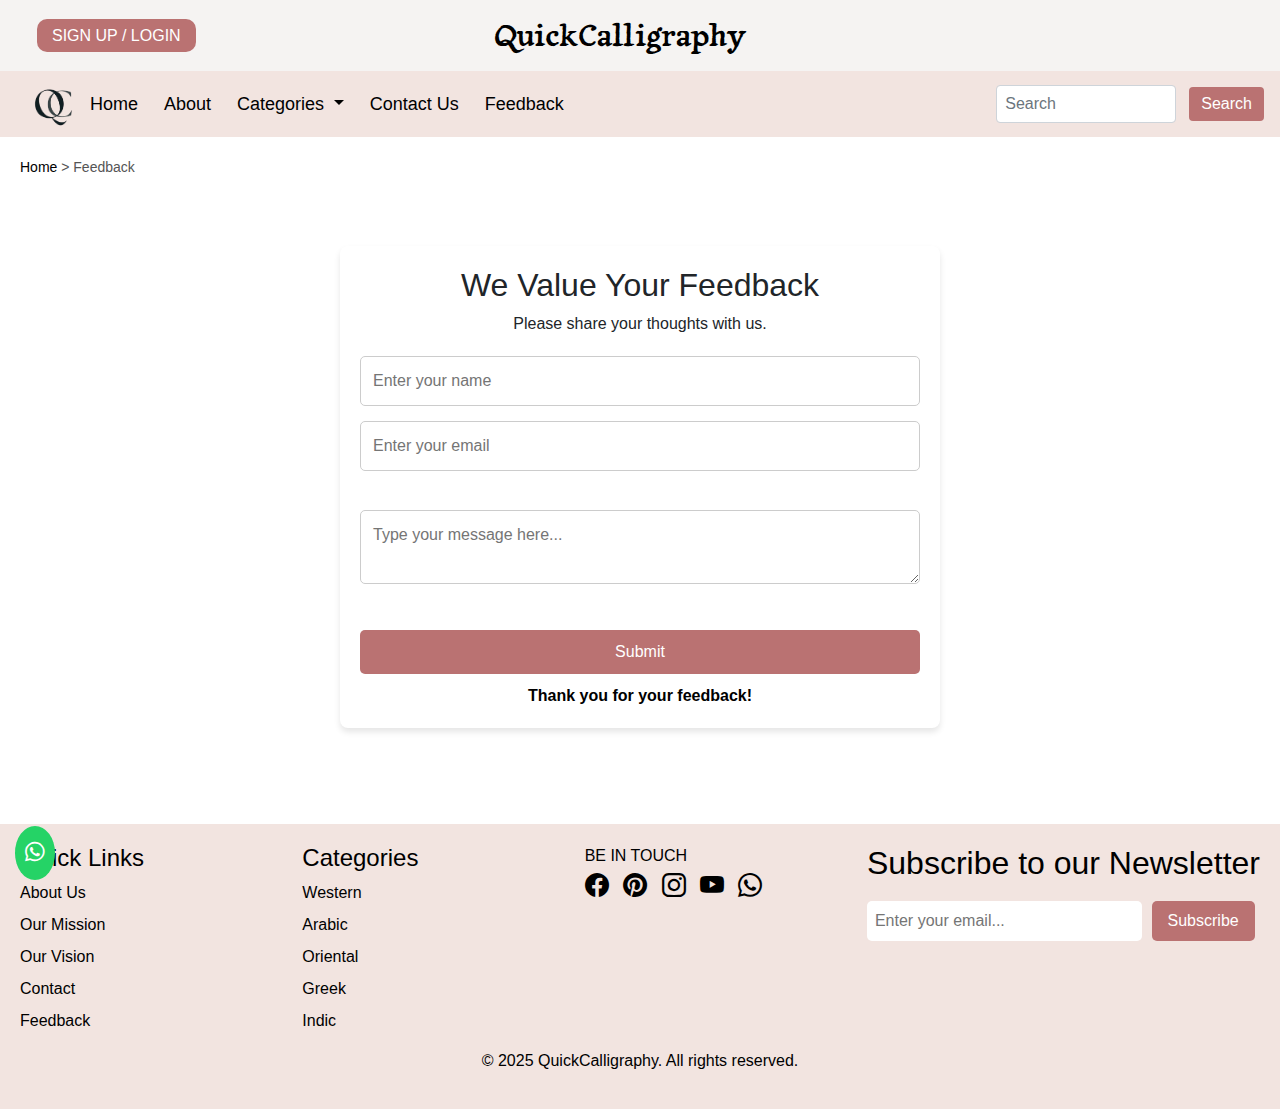
<file: feedback.html>
<!DOCTYPE html>
<html lang="en">

<head>
    <meta charset="UTF-8">
    <meta name="viewport" content="width=device-width, initial-scale=1.0">
    <title>Elegant Feedback Form</title>
    <link href="https://fonts.googleapis.com/css2?family=Great+Vibes&family=Quicksand:wght@300&display=swap"
        rel="stylesheet">
    <link rel="stylesheet" href="feedback.css">
    <!-- Bootstrap CDN -->
    <link rel="stylesheet" href="https://maxcdn.bootstrapcdn.com/bootstrap/4.5.2/css/bootstrap.min.css">
    <!-- Bootstrap Icons  -->
    <link rel="stylesheet" href="https://cdn.jsdelivr.net/npm/bootstrap-icons@1.13.1/font/bootstrap-icons.min.css">
    <!-- Font Awesome for icons -->
    <link rel="stylesheet" href="https://cdnjs.cloudflare.com/ajax/libs/font-awesome/6.0.0/css/all.min.css">
</head>

<body>
    <!-- Top Navbar (Logo & Search) -->
    <nav class="top-navbar d-flex  align-items-center px-4 py-2">
        <div class="btn"><a href="form.html" id="loginBtn">SIGN UP / LOGIN</a></div>
        <div class="logo site-title ">
            <a class="navbar-brand " href="#">QuickCalligraphy</a>
        </div>
    </nav>

   
    <!-- Main Navbar -->
<nav class="main-navbar navbar navbar-expand-lg navbar-light sticky-top">
    <img src="images/logo.jpg" alt="Logo" height="50" class="d-lg-block ml-3">
    
    <button class="navbar-toggler ml-auto" type="button" data-toggle="collapse" data-target="#mainNav" aria-controls="mainNav" aria-expanded="false" aria-label="Toggle navigation">
        <span class="navbar-toggler-icon"></span>
    </button>

    <div class="collapse navbar-collapse justify-content-between" id="mainNav">
        <ul class="navbar-nav">
            <li class="nav-item"><a class="nav-link" href="index.html">Home</a></li>
            <li class="nav-item"><a class="nav-link" href="about.html">About</a></li>
            <li class="nav-item dropdown">
                <a class="nav-link dropdown-toggle" href="#" id="categoriesDropdown" role="button" data-toggle="dropdown" aria-haspopup="true" aria-expanded="false">
                    Categories
                </a>
                <div class="dropdown-menu" aria-labelledby="categoriesDropdown">
                    <a class="dropdown-item" href="western.html">Western</a>
                    <a class="dropdown-item" href="arabic.html">Arabic</a>
                    <a class="dropdown-item" href="oriental.html">Oriental</a>
                </div>
            </li>
            <li class="nav-item"><a class="nav-link" href="contact.html">Contact Us</a></li>
            <li class="nav-item"><a class="nav-link" href="feedback.html">Feedback</a></li>
        </ul>
        <form class="form-inline my-2 my-lg-0" id="searchForm">
            <input class="form-control mr-sm-2" type="search" placeholder="Search" id="searchInput">
            <button class="btn my-2 my-sm-0" type="submit" id="searchBtn">Search</button>
        </form>
    </div>
</nav>

    <div class="breadcrumbs">
        <a href="index.html">Home</a> &gt; Feedback
    </div>
    <br>
    <br>
    <div class="container-feedback">
        <h1 class="title">We Value Your Feedback</h1>
        <p class="subtitle">Please share your thoughts with us.</p>
        <form  action="https://formspree.io/f/xovlqnvp" method="POST" id="feedbackForm" class="feedback">
            <!-- <label for="name">Your Name</label> -->
            <input type="text" id="name" name="name" placeholder="Enter your name" required>
            <br>

            <!-- <label for="email">Your Email</label> -->
            <input type="email" id="email" name="email" placeholder="Enter your email" required>
            <br><br>

            <!-- <label for="message">Your Message</label> -->
            <textarea id="message" name="message" placeholder="Type your message here..." required></textarea>
            <br><br>

            <button type="submit">Submit</button>
        </form>
        <div id="thankYouMessage" class="hidden">Thank you for your feedback!</div>
    </div>
    <br>
    <br>
    <br>
    <br>

    <!-- Footer Section -->

    <footer>
        <div class="footer-columns">
            <div>
                <h4>Quick Links</h4>
                <ul>
                    <li><a href="about.html">About Us</a></li>
                    <li><a href="about.html">Our Mission</a></li>
                    <li><a href="about.html">Our Vision</a></li>
                    <li><a href="contact.html">Contact</a></li>
                    <li><a href="feedback.html">Feedback</a></li>
                </ul>
            </div>
            <div>
                <h4>Categories</h4>
                <ul>
                    <li><a href="western.html">Western</a></li>
                    <li><a href="arabic.html">Arabic</a></li>
                    <li><a href="oriental.html">Oriental</a></li>
                    <li><a href="greek.html">Greek</a></li>
                    <li><a href="indic.html">Indic</a></li>
                </ul>
            </div>
            <div class="footer-icons">
                <div>BE IN TOUCH</div>
                <a href="https://www.facebook.com/" target="_blank"><i class="bi bi-facebook"></i></a>
                <a href="https://www.pinterest.com/" target="_blank"><i class="bi bi-pinterest"></i></a>
                <a href="https://www.instagram.com/" target="_blank"><i class="bi bi-instagram"></i></a>
                <a href="https://www.youtube.com/" target="_blank"><i class="bi bi-youtube"></i></a>
                <a href="https://api.whatsapp.com/send?phone=+923124186159" target="_blank"><i
                        class="bi bi-whatsapp"></i></a>
            </div>

            <section class="newsletter">
                <h2>Subscribe to our Newsletter</h2>
                <form>
                    <input type="email" placeholder="Enter your email..." required>
                    <button type="submit">Subscribe</button>
                </form>
            </section>
        </div>
        <p>&copy; 2025 QuickCalligraphy. All rights reserved.</p>
    </footer>
    <!-- Scroll to Top Button -->

    <button id="scrollToTopBtn"><i class="fas fa-arrow-up"></i></button>

    <!-- WhatsApp Button -->
    <a href="https://wa.me/1234567890" target="_blank" class="whatsapp-button">
        <i class="fab fa-whatsapp"></i>
    </a>

    <script src="script.js"></script>
    <!-- jQuery, Popper.js, Bootstrap JS (required for toggler to work) -->
<script src="https://code.jquery.com/jquery-3.5.1.slim.min.js"></script>
<script src="https://cdn.jsdelivr.net/npm/popper.js@1.16.0/dist/umd/popper.min.js"></script>
<script src="https://stackpath.bootstrapcdn.com/bootstrap/4.5.2/js/bootstrap.min.js"></script>


<script>
  document.addEventListener("DOMContentLoaded", function () {
    const form = document.getElementById("feedbackForm");
    const thankYou = document.getElementById("thankYouMessage");

    form.addEventListener("submit", function (e) {
      e.preventDefault();

      const name = document.getElementById("name").value.trim();
      const email = document.getElementById("email").value.trim();

      const nameRegex = /^[A-Za-z\s]+$/;
      const emailRegex = /^[A-Za-z0-9._%+-]+@[A-Za-z0-9.-]+\.[A-Za-z]{2,}$/;

      if (!nameRegex.test(name)) {
        alert("Please enter a valid name (letters and spaces only).");
        return;
      }

      if (!emailRegex.test(email)) {
        alert("Please enter a valid email address.");
        return;
      }

      // If valid, send the form
      const formData = new FormData(form);
      fetch(form.action, {
        method: "POST",
        body: formData,
        headers: { Accept: "application/json" }
      })
        .then((response) => {
          if (response.ok) {
            form.reset();
            thankYou.classList.remove("hidden");
            thankYou.textContent = "Thank you for your feedback!";
          } else {
            alert("There was a problem submitting your feedback.");
          }
        })
        .catch(() => {
          alert("Network error. Please try again later.");
        });
    });
  });
</script>
</body>


</html>
</file>
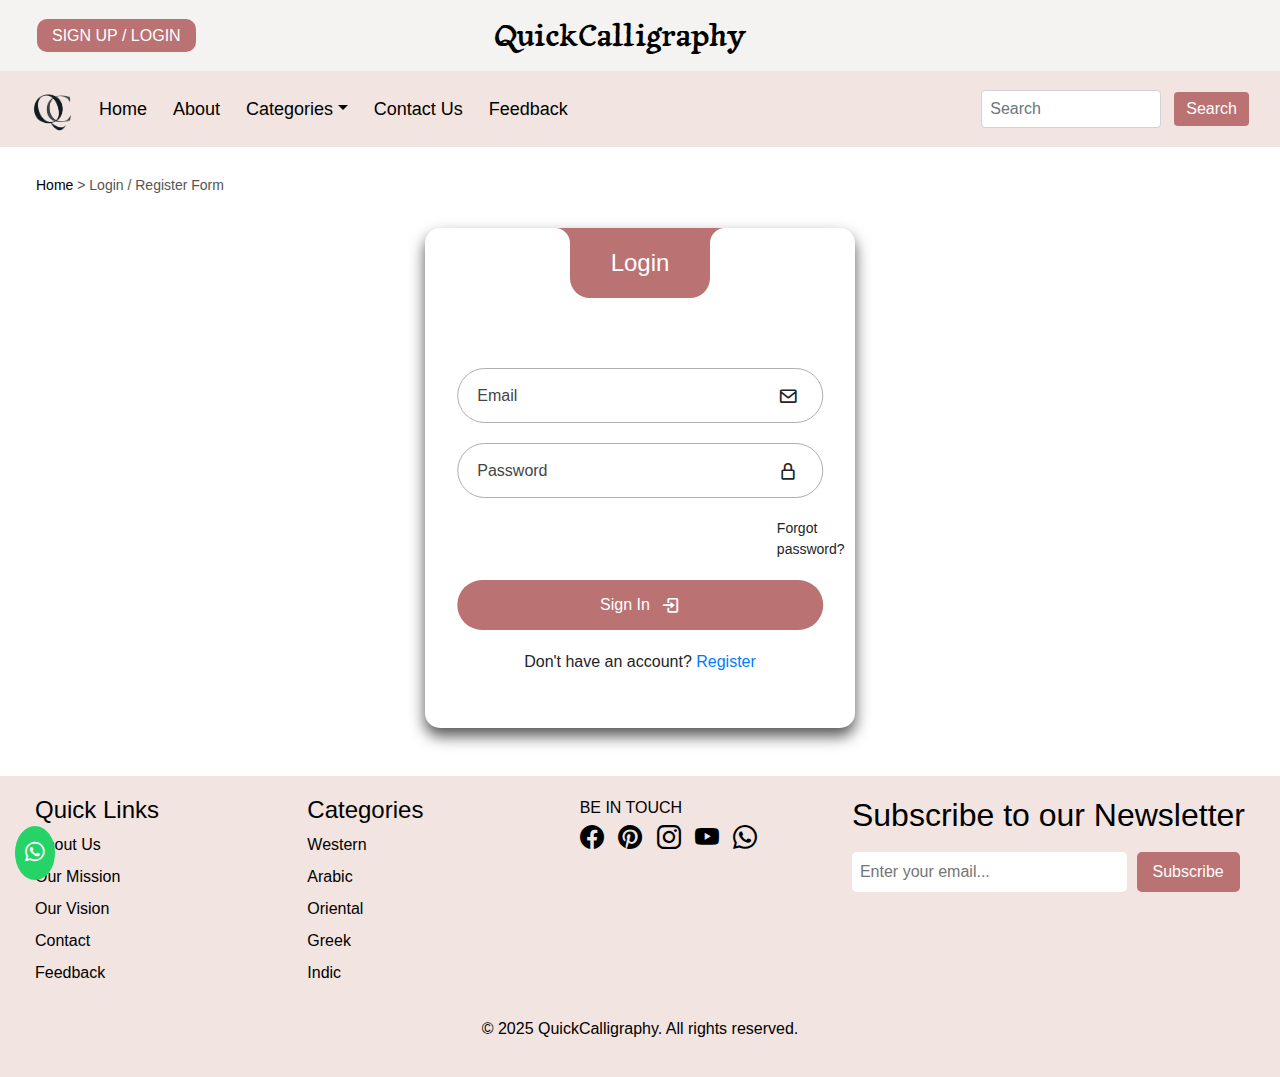
<file: form.html>
<!DOCTYPE html>
<html lang="en">

<head>
    <meta charset="UTF-8">
    <meta name="viewport" content="width=device-width, initial-scale=1.0">
    <title>Login & Register | QuickCalligraphy</title>
    <link rel="stylesheet" href="form.css">
    <link href='https://unpkg.com/boxicons@2.1.4/css/boxicons.min.css' rel='stylesheet'>
    <link href="https://cdn.jsdelivr.net/npm/bootstrap@4.6.2/dist/css/bootstrap.min.css" rel="stylesheet">
    <!-- Bootstrap CDN -->
    <link rel="stylesheet" href="https://maxcdn.bootstrapcdn.com/bootstrap/4.5.2/css/bootstrap.min.css">
    <!-- Bootstrap Icons  -->
    <link rel="stylesheet" href="https://cdn.jsdelivr.net/npm/bootstrap-icons@1.13.1/font/bootstrap-icons.min.css">
    <!-- Font Awesome for icons -->
    <link rel="stylesheet" href="https://cdnjs.cloudflare.com/ajax/libs/font-awesome/6.0.0/css/all.min.css">
    <link href="https://fonts.googleapis.com/css2?family=Great+Vibes&family=Quicksand:wght@300&display=swap"
        rel="stylesheet">
</head>

<body>
    <!-- Top Navbar -->
    <nav class="top-navbar d-flex align-items-center justify-content-between px-4 py-2">
        <div class="btn"><a href="form.html" id="loginBtn">SIGN UP / LOGIN</a></div>
        <div class="logo site-title">
            <a class="navbar-brand" href="#">QuickCalligraphy</a>
        </div>
    </nav>

    <!-- Main Navbar -->
    <nav class="navbar navbar-expand-lg navbar-light main-navbar sticky-top">
        <div class="container-fluid">
            <a class="navbar-brand" href="#">
                <img src="images/logo.jpg" alt="Logo" height="50">
            </a>
            <button class="navbar-toggler" type="button" data-toggle="collapse" data-target="#mainNav" aria-controls="mainNav" aria-expanded="false" aria-label="Toggle navigation">
                <span class="navbar-toggler-icon"></span>
            </button>

            <div class="collapse navbar-collapse justify-content-between" id="mainNav">
                <ul class="navbar-nav">
                    <li class="nav-item"><a class="nav-link" href="index.html">Home</a></li>
                    <li class="nav-item"><a class="nav-link" href="about.html">About</a></li>
                    <li class="nav-item dropdown">
                        <a class="nav-link dropdown-toggle" href="#" id="categoriesDropdown" role="button" data-toggle="dropdown">Categories</a>
                        <div class="dropdown-menu">
                            <a class="dropdown-item" href="western.html">Western</a>
                            <a class="dropdown-item" href="arabic.html">Arabic</a>
                            <a class="dropdown-item" href="oriental.html">Oriental</a>
                        </div>
                    </li>
                    <li class="nav-item"><a class="nav-link" href="contact.html">Contact Us</a></li>
                    <li class="nav-item"><a class="nav-link" href="feedback.html">Feedback</a></li>
                </ul>
                <form class="form-inline" id="searchForm">
                    <input class="form-control mr-sm-2" type="search" placeholder="Search" id="searchInput">
                    <button class="btn" type="submit" id="searchBtn">Search</button>
                </form>
            </div>
        </div>
    </nav>

    <!-- Breadcrumbs -->
    <div class="breadcrumbs px-3 py-2">
        <a href="index.html">Home</a> &gt; Login / Register Form
    </div>

    <!-- Login/Register Wrapper -->
    <div class="wrapper mx-auto my-4">
        <div class="form-header">
            <div class="titles">
                <div class="title-login">Login</div>
                <div class="title-register">Register</div>
            </div>
        </div>

        <!-- LOGIN FORM -->
        <form action="https://formspree.io/f/xqalkdjk" method="POST" class="form-login" autocomplete="off">
            <input type="text" name="_gotcha" style="display: none;">
            <div class="input-box">
                <input type="email" class="input-field" id="log-email" name="email" required />
                <label for="log-email" class="label">Email</label>
                <i class='bx bx-envelope icon'></i>
            </div>
            <div class="input-box">
                <input type="password" class="input-field" id="log-pass" name="password" required minlength="6" />
                <label for="log-pass" class="label">Password</label>
                <i class='bx bx-lock-alt icon'></i>
            </div>
            <div class="form-cols">
                <div class="col-1"></div>
                <div class="col-2">
                    <a href="#">Forgot password?</a>
                </div>
            </div>
            <div class="input-box">
                <button class="btn-submit" type="submit" id="SignInBtn">Sign In <i class='bx bx-log-in'></i></button>
            </div>
            <div class="switch-form">
                <span>Don't have an account? <a href="#" onclick="registerFunction()">Register</a></span>
            </div>
        </form>

        <!-- REGISTER FORM -->
        <form action="https://formspree.io/f/xqalkdjk" method="POST" class="form-register" autocomplete="off">
            <input type="text" name="_gotcha" style="display: none;">
            <div class="input-box">
                <input type="text" class="input-field" id="reg-name" name="username" required />
                <label for="reg-name" class="label">Username</label>
                <i class='bx bx-user icon'></i>
            </div>
            <div class="input-box">
                <input type="email" class="input-field" id="reg-email" name="email" required />
                <label for="reg-email" class="label">Email</label>
                <i class='bx bx-envelope icon'></i>
            </div>
            <div class="input-box">
                <input type="password" class="input-field" id="reg-pass" name="password" required minlength="6" />
                <label for="reg-pass" class="label">Password</label>
                <i class='bx bx-lock-alt icon'></i>
            </div>
            <div class="form-cols">
                <div class="col-1">
                    <input type="checkbox" id="agree" name="agree" required />
                    <label for="agree"> I agree to terms & conditions</label>
                </div>
                <div class="col-2"></div>
            </div>
            <div class="input-box">
                <button class="btn-submit" type="submit" id="SignUpBtn">Sign Up <i class='bx bx-user-plus'></i></button>
            </div>
            <div class="switch-form">
                <span>Already have an account? <a href="#" onclick="loginFunction()">Login</a></span>
            </div>
        </form>
    </div>

    <!-- Footer -->
    <footer class="mt-5">
        <div class="footer-columns container-fluid">
            <div>
                <h4>Quick Links</h4>
                <ul>
                    <li><a href="about.html">About Us</a></li>
                    <li><a href="about.html">Our Mission</a></li>
                    <li><a href="about.html">Our Vision</a></li>
                    <li><a href="contact.html">Contact</a></li>
                    <li><a href="feedback.html">Feedback</a></li>
                </ul>
            </div>
            <div>
                <h4>Categories</h4>
                <ul>
                    <li><a href="western.html">Western</a></li>
                    <li><a href="arabic.html">Arabic</a></li>
                    <li><a href="oriental.html">Oriental</a></li>
                    <li><a href="greek.html">Greek</a></li>
                    <li><a href="indic.html">Indic</a></li>
                </ul>
            </div>
            <div class="footer-icons">
                <div>BE IN TOUCH</div>
                <a href="https://www.facebook.com/" target="_blank"><i class="bi bi-facebook"></i></a>
                <a href="https://www.pinterest.com/" target="_blank"><i class="bi bi-pinterest"></i></a>
                <a href="https://www.instagram.com/" target="_blank"><i class="bi bi-instagram"></i></a>
                <a href="https://www.youtube.com/" target="_blank"><i class="bi bi-youtube"></i></a>
                <a href="https://api.whatsapp.com/send?phone=+923124186159" target="_blank"><i class="bi bi-whatsapp"></i></a>
            </div>
            <section class="newsletter">
                <h2>Subscribe to our Newsletter</h2>
                <form>
                    <input type="email" placeholder="Enter your email..." required>
                    <button type="submit">Subscribe</button>
                </form>
            </section>
        </div>
        <p class="text-center mt-3">&copy; 2025 QuickCalligraphy. All rights reserved.</p>
    </footer>

    <!-- Scroll to Top -->
    <button id="scrollToTopBtn"><i class="fas fa-arrow-up"></i></button>

    <!-- WhatsApp -->
    <a href="https://wa.me/1234567890" target="_blank" class="whatsapp-button">
        <i class="fab fa-whatsapp"></i>
    </a>

    <!-- Bootstrap JS & Login/Register Script -->
    <script src="https://code.jquery.com/jquery-3.5.1.slim.min.js"></script>
    <script src="https://cdn.jsdelivr.net/npm/bootstrap@4.6.2/dist/js/bootstrap.bundle.min.js"></script>
    <script>
// FORM SWITCHING FUNCTIONALITY
const loginForm = document.querySelector(".form-login");
const registerForm = document.querySelector(".form-register");
const wrapper = document.querySelector(".wrapper");
const loginTitle = document.querySelector(".title-login");
const registerTitle = document.querySelector(".title-register");

function loginFunction() {
    loginForm.style.left = "50%";
    loginForm.style.opacity = 1;
    registerForm.style.left = "150%";
    registerForm.style.opacity = 0;
    wrapper.style.height = "500px";
    loginTitle.style.top = "50%";
    loginTitle.style.opacity = 1;
    registerTitle.style.top = "50px";
    registerTitle.style.opacity = 0;
}

function registerFunction() {
    loginForm.style.left = "-50%";
    loginForm.style.opacity = 0;
    registerForm.style.left = "50%";
    registerForm.style.opacity = 1;
    wrapper.style.height = "580px";
    loginTitle.style.top = "-60px";
    loginTitle.style.opacity = 0;
    registerTitle.style.top = "50%";
    registerTitle.style.opacity = 1;
}

// COMMON EMAIL VALIDATION FUNCTION
function validateEmail(email) {
    const regex = /^[^\s@]+@[^\s@]+\.[^\s@]+$/;
    return regex.test(email);
}

// LOGIN FORM VALIDATION
document.querySelector('.form-login').addEventListener('submit', function (e) {
    const email = document.getElementById('log-email').value.trim();
    const password = document.getElementById('log-pass').value.trim();

    if (!validateEmail(email)) {
        alert("Please enter a valid email address.");
        e.preventDefault();
        return;
    }

    if (password.length < 6) {
        alert("Password must be at least 6 characters long.");
        e.preventDefault();
        return;
    }
});

// REGISTER FORM VALIDATION
document.querySelector('.form-register').addEventListener('submit', function (e) {
    const name = document.getElementById('reg-name').value.trim();
    const email = document.getElementById('reg-email').value.trim();
    const password = document.getElementById('reg-pass').value.trim();
    const agree = document.getElementById('agree').checked;

    if (!/^[a-zA-Z\s]+$/.test(name)) {
        alert("Username must contain only letters and spaces.");
        e.preventDefault();
        return;
    }

    if (!validateEmail(email)) {
        alert("Please enter a valid email address.");
        e.preventDefault();
        return;
    }

    if (password.length < 6) {
        alert("Password must be at least 6 characters long.");
        e.preventDefault();
        return;
    }

    if (!agree) {
        alert("Please agree to the terms and conditions.");
        e.preventDefault();
        return;
    }
});

// SCROLL TO TOP BUTTON
const scrollToTopBtn = document.getElementById("scrollToTopBtn");

window.addEventListener("scroll", () => {
    if (window.scrollY > 300) {
        scrollToTopBtn.style.display = "block";
    } else {
        scrollToTopBtn.style.display = "none";
    }
});

scrollToTopBtn.addEventListener("click", () => {
    window.scrollTo({ top: 0, behavior: "smooth" });
});
</script>

</body>

</html>
</file>
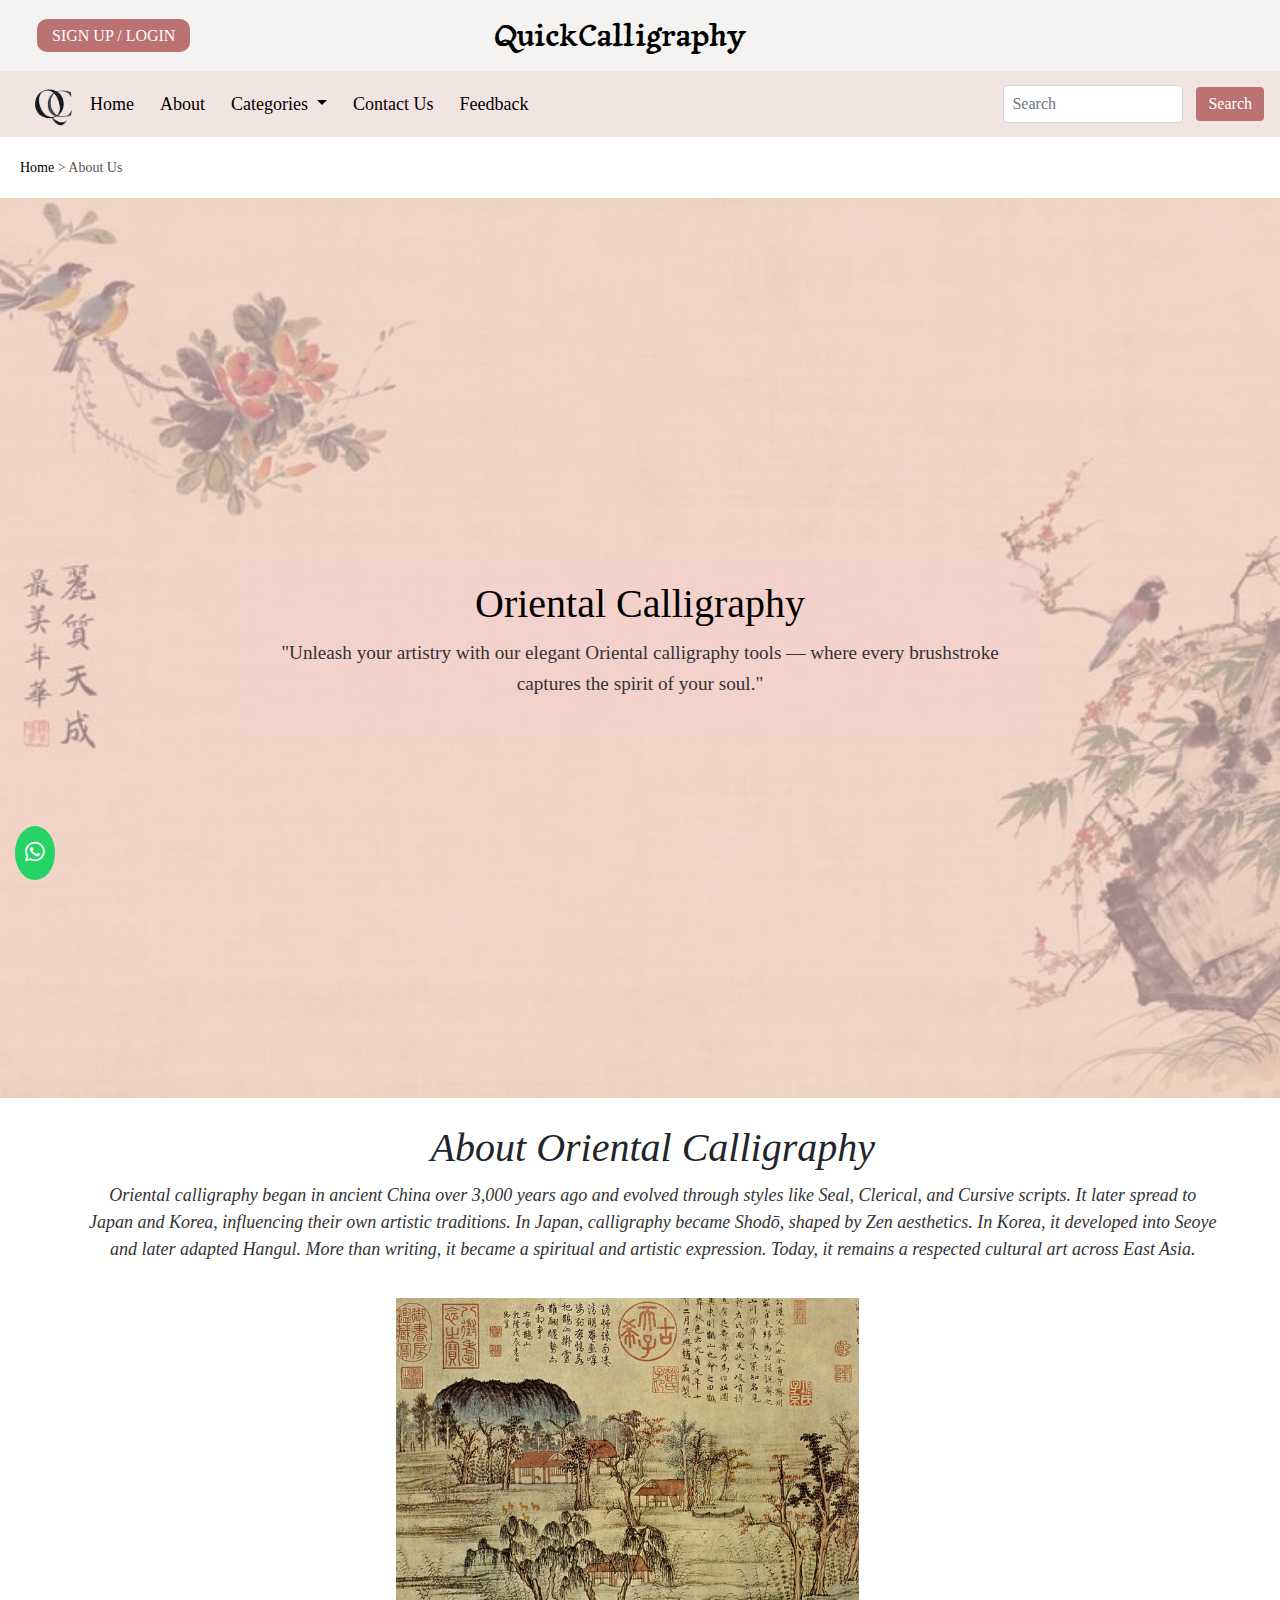
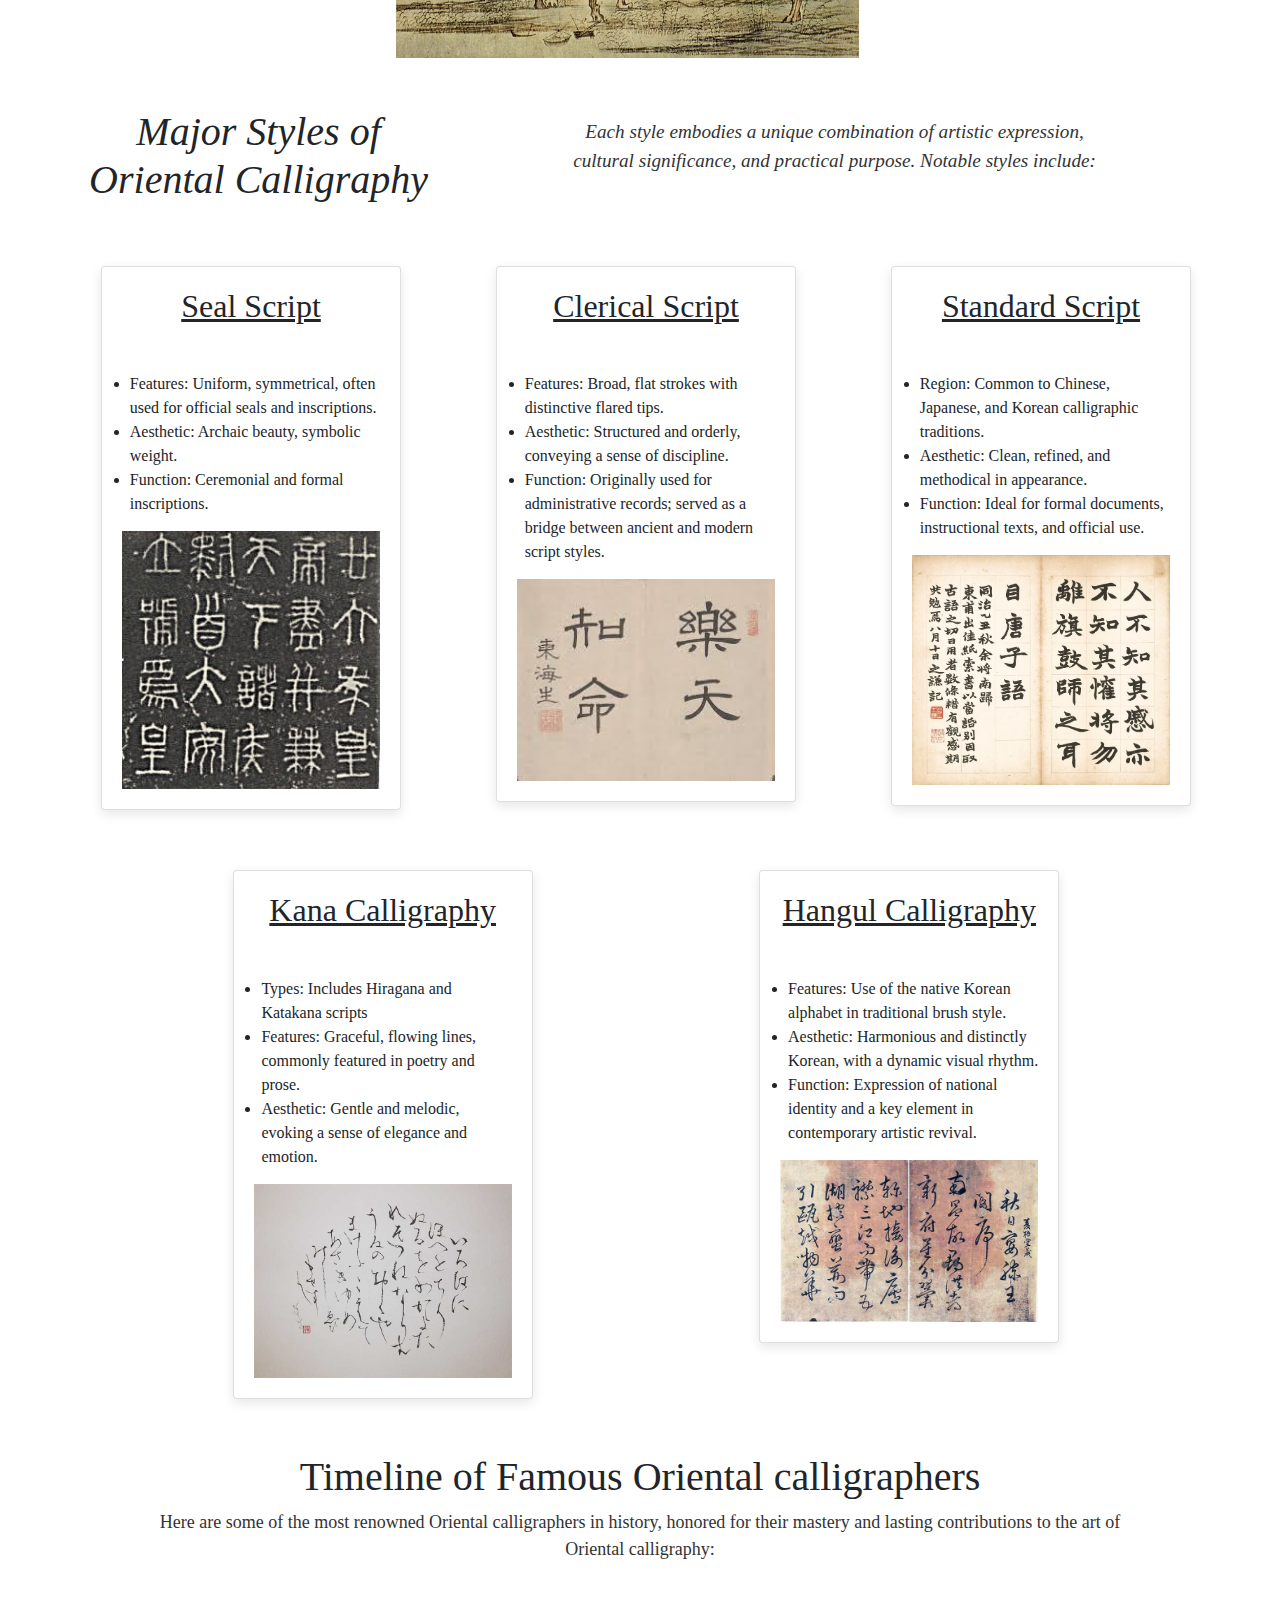
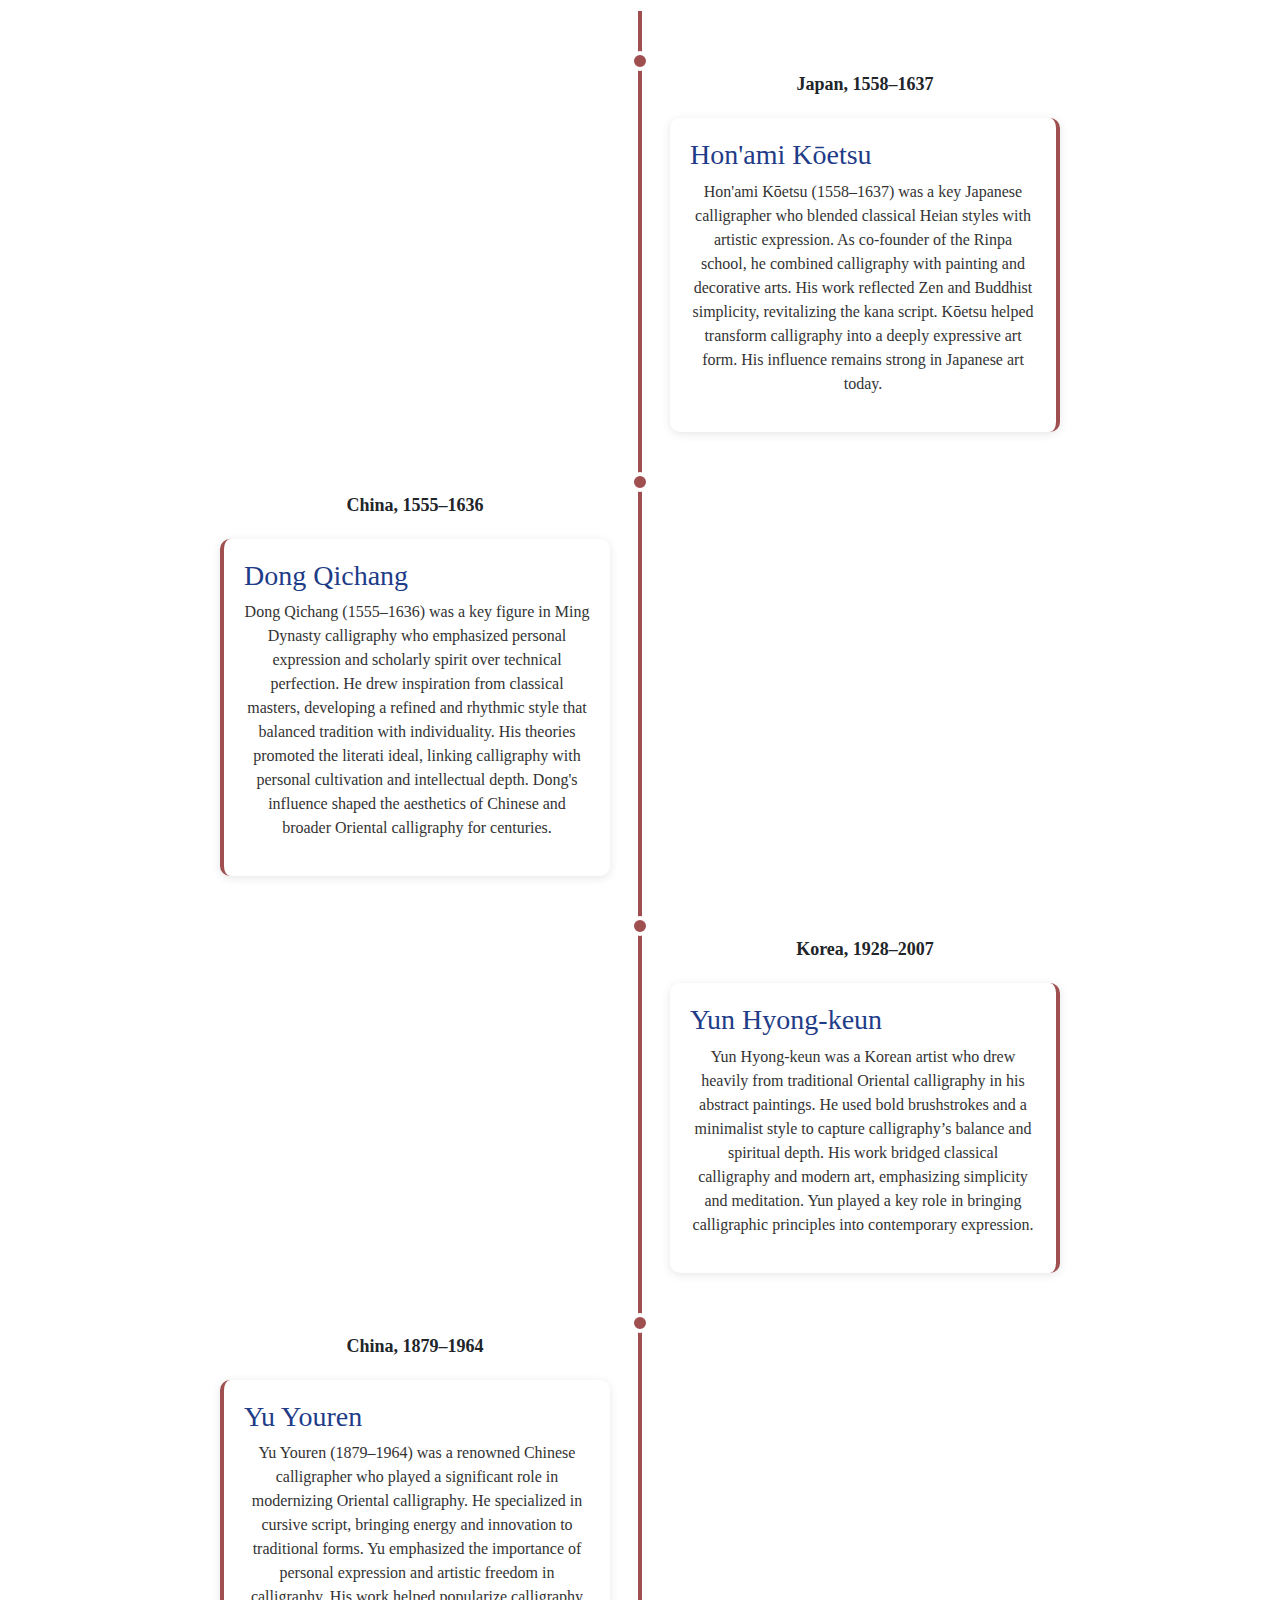
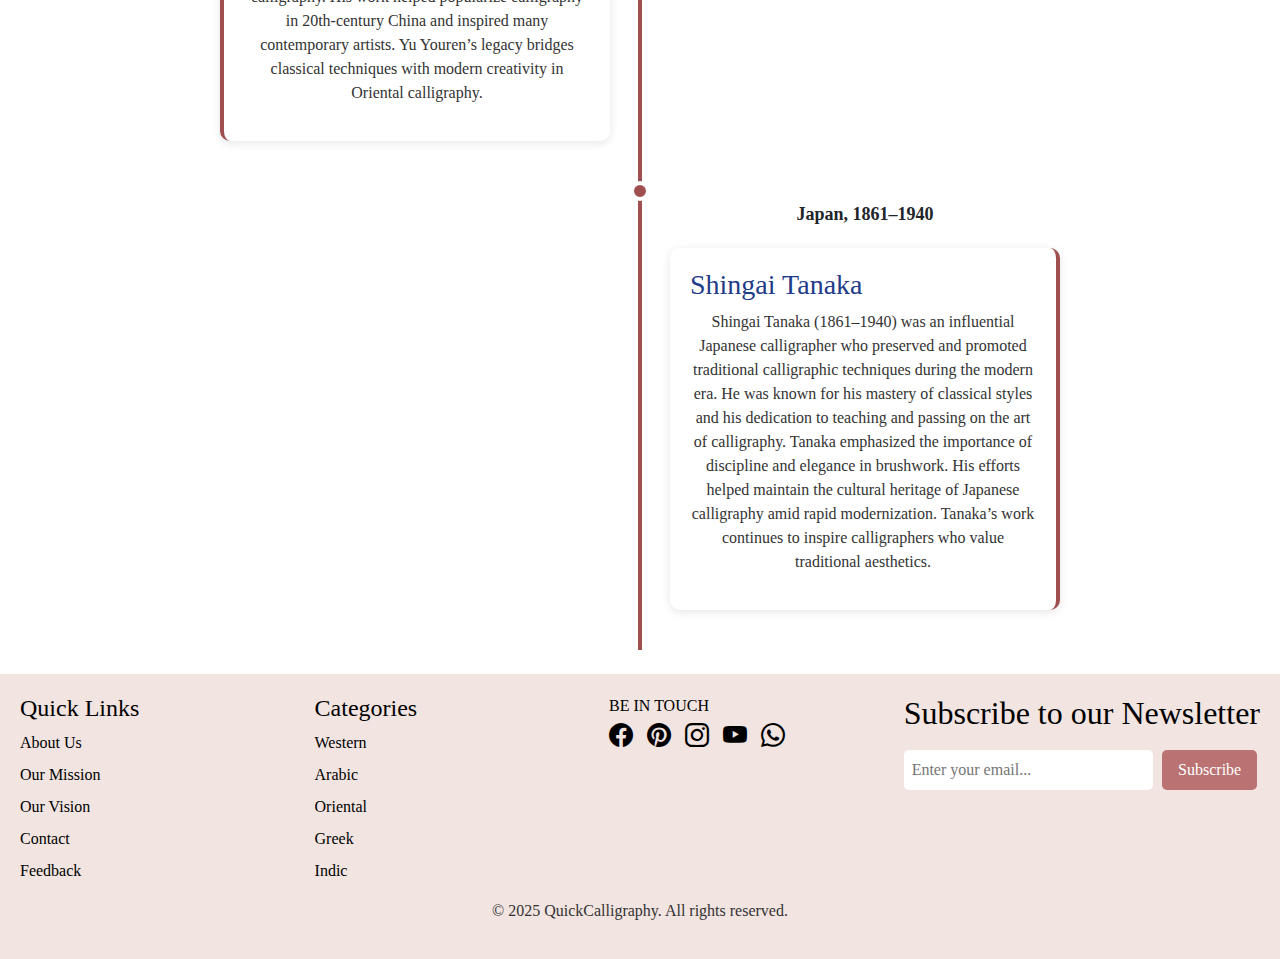
<file: oriental.html>
<!DOCTYPE html>
<html lang="en">

<head>
    <meta charset="UTF-8">
    <meta name="viewport" content="width=device-width, initial-scale=1.0">
    <title>QuickCalligraphy - Home</title>
    <link rel="shortcut icon" href="logo.png" type="image/x-icon">
    <link rel="stylesheet" href="oriental.css">
    <!-- Bootstrap CDN -->
    <link rel="stylesheet" href="https://maxcdn.bootstrapcdn.com/bootstrap/4.5.2/css/bootstrap.min.css">
    <!-- Bootstrap Icons  -->
    <link rel="stylesheet" href="https://cdn.jsdelivr.net/npm/bootstrap-icons@1.13.1/font/bootstrap-icons.min.css">
    <!-- Font Awesome for icons -->
    <link rel="stylesheet" href="https://cdnjs.cloudflare.com/ajax/libs/font-awesome/6.0.0/css/all.min.css">
</head>

<body>

 <!-- Top Navbar (Logo & Search) -->
 <nav class="top-navbar d-flex  align-items-center px-4 py-2">
    <div class="btn"><a href="form.html" id="loginBtn">SIGN UP / LOGIN</a></div>
    <div class="logo site-title ">
        <a class="navbar-brand " href="#">QuickCalligraphy</a>
    </div>
</nav>


<!-- Main Navbar -->
<nav class="main-navbar navbar navbar-expand-lg navbar-light sticky-top">
<img src="images/logo.jpg" alt="Logo" height="50" class="d-lg-block ml-3">

<button class="navbar-toggler ml-auto" type="button" data-toggle="collapse" data-target="#mainNav" aria-controls="mainNav" aria-expanded="false" aria-label="Toggle navigation">
    <span class="navbar-toggler-icon"></span>
</button>

<div class="collapse navbar-collapse justify-content-between" id="mainNav">
    <ul class="navbar-nav">
        <li class="nav-item"><a class="nav-link" href="index.html">Home</a></li>
        <li class="nav-item"><a class="nav-link" href="about.html">About</a></li>
        <li class="nav-item dropdown">
            <a class="nav-link dropdown-toggle" href="#" id="categoriesDropdown" role="button" data-toggle="dropdown" aria-haspopup="true" aria-expanded="false">
                Categories
            </a>
            <div class="dropdown-menu" aria-labelledby="categoriesDropdown">
                <a class="dropdown-item" href="western.html">Western</a>
                <a class="dropdown-item" href="arabic.html">Arabic</a>
                <a class="dropdown-item" href="oriental.html">Oriental</a>
            </div>
        </li>
        <li class="nav-item"><a class="nav-link" href="contact.html">Contact Us</a></li>
        <li class="nav-item"><a class="nav-link" href="feedback.html">Feedback</a></li>
    </ul>
    <form class="form-inline my-2 my-lg-0" id="searchForm">
        <input class="form-control mr-sm-2" type="search" placeholder="Search" id="searchInput">
        <button class="btn my-2 my-sm-0" type="submit" id="searchBtn">Search</button>
    </form>
</div>
</nav>
<div class="breadcrumbs">
    <a href="index.html">Home</a> &gt; About Us
</div>

       <!-- content -->
       <div class="background-container">
        <div class="content">
            <h1>Oriental Calligraphy</h1>
            <p>"Unleash your artistry with our elegant Oriental calligraphy tools — where every brushstroke captures the
                spirit of your soul."</p>
        </div>
    </div>
    <!-- about -->
    <div class="about-calli">
        <div class="main-text1">
            <h1> About Oriental Calligraphy</h1>
            <p>Oriental calligraphy began in ancient China over 3,000 years ago and evolved through styles like Seal,
                Clerical, and Cursive scripts. It later spread to Japan and Korea, influencing their own artistic
                traditions. In Japan, calligraphy became Shodō, shaped by Zen aesthetics. In Korea, it developed into
                Seoye and later adapted Hangul. More than writing, it became a spiritual and artistic expression. Today,
                it remains a respected cultural art across East Asia.</p>
        </div>
    </div>
    <div class="images">
        <img src="images/ori 1.jpg" alt="History">
    </div><br>
    <!-- styles -->
    
        <div class="main-text2">
            <h1>Major Styles of Oriental Calligraphy</h1>
            <p>Each style embodies a unique combination of artistic expression, cultural significance, and practical
                purpose. Notable styles include:</p>
        </div><br><br>
        <div class="parent2">
            <div class="Seal-Script">
                <div class="card">
                    <h2><u>Seal Script</u></h2> <br>
                    <ul class="features">
                        <li>Features: Uniform, symmetrical, often used for official seals and inscriptions.</li>
                        <li>Aesthetic: Archaic beauty, symbolic weight.</li>
                        <li>Function: Ceremonial and formal inscriptions.</li>
                    </ul>
                    <div class="seal-image"> <img src="images/style1.jpg" class="seal-image"></div>
                </div>
            </div>
            <div class="Clerical-Script">
                <div class="card">
                    <h2><u>Clerical Script</u></h2> <br>
                    <ul class="features">
                        <li>Features: Broad, flat strokes with distinctive flared tips.</li>
                        <li>Aesthetic: Structured and orderly, conveying a sense of discipline.</li>
                        <li>Function: Originally used for administrative records; served as a bridge between ancient and
                            modern script styles.</li>
                    </ul>
                    <div class="Clerical-image"> <img src="images/style2.jpg" class="Clerical-image"></div>
                </div>
            </div>
            <div class="Standard-Script">
                <div class="card">
                    <h2><u>Standard Script</u></h2> <br>
                    <ul class="features">
                        <li>Region: Common to Chinese, Japanese, and Korean calligraphic traditions.</li>
                        <li>Aesthetic: Clean, refined, and methodical in appearance.</li>
                        <li>Function: Ideal for formal documents, instructional texts, and official use.</li>
                    </ul>
                    <div class="Standard-image"> <img src="images/style3.jpg" class="Standard-image"></div>
                </div>
            </div>
        </div><br><br>
    
        <div class="parent3">
              <div class="Kana-Calligraphy">
                <div class="card">
                    <h2><u>Kana Calligraphy</u></h2> <br>
                    <ul class="features">
                        <li>Types: Includes Hiragana and Katakana scripts</li>
                        <li>Features: Graceful, flowing lines, commonly featured in poetry and prose.</li>
                        <li>Aesthetic: Gentle and melodic, evoking a sense of elegance and emotion.</li>
                    </ul>
                    <div class="kana-image"> <img src="images/style4.jpg" class="kana-image"></div>
                </div>
            </div>
            <div class="Hangul-Calligraphy">
                <div class="card">
                    <h2><u>Hangul Calligraphy</u></h2> <br>
                    <ul class="features">
                        <li>Features: Use of the native Korean alphabet in traditional brush style.</li>
                        <li>Aesthetic: Harmonious and distinctly Korean, with a dynamic visual rhythm.</li>
                        <li>Function: Expression of national identity and a key element in contemporary artistic
                            revival.</li>
                    </ul>
                    <div class="Hangul-image"> <img src="images/style5.jpg" class="Hangul-image"></div>
                </div>
            </div>
        </div><br><br>
        <!-- timeline -->
        <div class="main-text3">
            <h1>Timeline of Famous Oriental calligraphers</h1>
            <p class="timeline-text">Here are some of the most renowned Oriental calligraphers in history, honored for
                their mastery and lasting contributions to the art of Oriental calligraphy:</p>
        </div> <br><br>
        <div class="timeline">
            <div class="timeline-item right">
                <div class="date">Japan, 1558–1637</div>
                <div class="timeline-content">
                    <h3>Hon'ami Kōetsu </h3>
                    <p>Hon'ami Kōetsu (1558–1637) was a key Japanese calligrapher who blended classical Heian styles
                        with artistic expression. As co-founder of the Rinpa school, he combined calligraphy with
                        painting and decorative arts. His work reflected Zen and Buddhist simplicity, revitalizing the
                        kana script. Kōetsu helped transform calligraphy into a deeply expressive art form. His
                        influence remains strong in Japanese art today.</p>
                </div>
            </div>
            <div class="timeline-item left">
                <div class="date">China, 1555–1636</div>
                <div class="timeline-content">
                    <h3>Dong Qichang</h3>
                    <p>Dong Qichang (1555–1636) was a key figure in Ming Dynasty calligraphy who emphasized personal
                        expression and scholarly spirit over technical perfection. He drew inspiration from classical
                        masters, developing a refined and rhythmic style that balanced tradition with individuality. His
                        theories promoted the literati ideal, linking calligraphy with personal cultivation and
                        intellectual depth. Dong's influence shaped the aesthetics of Chinese and broader Oriental
                        calligraphy for centuries.</p>
                </div>
            </div>
            <div class="timeline-item right">
                <div class="date">Korea, 1928–2007</div>
                <div class="timeline-content">
                    <h3>Yun Hyong-keun</h3>
                    <p>Yun Hyong-keun was a Korean artist who drew heavily from traditional Oriental calligraphy in his
                        abstract paintings. He used bold brushstrokes and a minimalist style to capture calligraphy’s
                        balance and spiritual depth. His work bridged classical calligraphy and modern art, emphasizing
                        simplicity and meditation. Yun played a key role in bringing calligraphic principles into
                        contemporary expression.</p>
                </div>
            </div>
            <div class="timeline-item left">
                <div class="date">China, 1879–1964</div>
                <div class="timeline-content">
                    <h3>Yu Youren</h3>
                    <p>Yu Youren (1879–1964) was a renowned Chinese calligrapher who played a significant role in
                        modernizing Oriental calligraphy. He specialized in cursive script, bringing energy and
                        innovation to traditional forms. Yu emphasized the importance of personal expression and
                        artistic freedom in calligraphy. His work helped popularize calligraphy in 20th-century China
                        and inspired many contemporary artists. Yu Youren’s legacy bridges classical techniques with
                        modern creativity in Oriental calligraphy.</p>
                </div>
            </div>
            <div class="timeline-item right">
                <div class="date">Japan, 1861–1940</div>
                <div class="timeline-content">
                    <h3>Shingai Tanaka</h3>
                    <p>Shingai Tanaka (1861–1940) was an influential Japanese calligrapher who preserved and promoted
                        traditional calligraphic techniques during the modern era. He was known for his mastery of
                        classical styles and his dedication to teaching and passing on the art of calligraphy. Tanaka
                        emphasized the importance of discipline and elegance in brushwork. His efforts helped maintain
                        the cultural heritage of Japanese calligraphy amid rapid modernization. Tanaka’s work continues
                        to inspire calligraphers who value traditional aesthetics.</p>
                </div>
            </div>
        </div><br>

     <!-- Footer Section -->

  <footer>
    <div class="footer-columns">
      <div>
        <h4>Quick Links</h4>
        <ul>
          <li><a href="about.html">About Us</a></li>
          <li><a href="about.html">Our Mission</a></li>
          <li><a href="about.html">Our Vision</a></li>
          <li><a href="contact.html">Contact</a></li>
          <li><a href="feedback.html">Feedback</a></li>
        </ul>
      </div>
      <div>
        <h4>Categories</h4>
        <ul>
          <li><a href="western.html">Western</a></li>
          <li><a href="arabic.html">Arabic</a></li>
          <li><a href="oriental.html">Oriental</a></li>
          <li><a href="greek.html">Greek</a></li>
          <li><a href="indic.html">Indic</a></li>
        </ul>
      </div>
      <div class="footer-icons">
        <div>BE IN TOUCH</div>
        <a href="https://www.facebook.com/" target="_blank"><i class="bi bi-facebook"></i></a>
        <a href="https://www.pinterest.com/" target="_blank"><i class="bi bi-pinterest"></i></a>
        <a href="https://www.instagram.com/" target="_blank"><i class="bi bi-instagram"></i></a>
        <a href="https://www.youtube.com/" target="_blank"><i class="bi bi-youtube"></i></a>
        <a href="https://api.whatsapp.com/send?phone=+923124186159" target="_blank"><i class="bi bi-whatsapp"></i></a>
      </div>

      <section class="newsletter">
        <h2>Subscribe to our Newsletter</h2>
        <form>
          <input type="email" placeholder="Enter your email..." required>
          <button type="submit">Subscribe</button>
        </form>
      </section>
    </div>
    <p>&copy; 2025 QuickCalligraphy. All rights reserved.</p>
  </footer>

  <!-- Scroll to Top Button -->

  <button id="scrollToTopBtn"><i class="fas fa-arrow-up"></i></button>

  <!-- WhatsApp Button -->
  <a href="https://wa.me/1234567890" target="_blank" class="whatsapp-button">
    <i class="fab fa-whatsapp"></i>
  </a>

  <!-- Scripts -->
  <script src="https://code.jquery.com/jquery-3.5.1.slim.min.js"></script>
  <script src="https://cdn.jsdelivr.net/npm/bootstrap@4.5.2/dist/js/bootstrap.bundle.min.js"></script>
  <script src="script.js"></script>
</body>

</html>
</file>
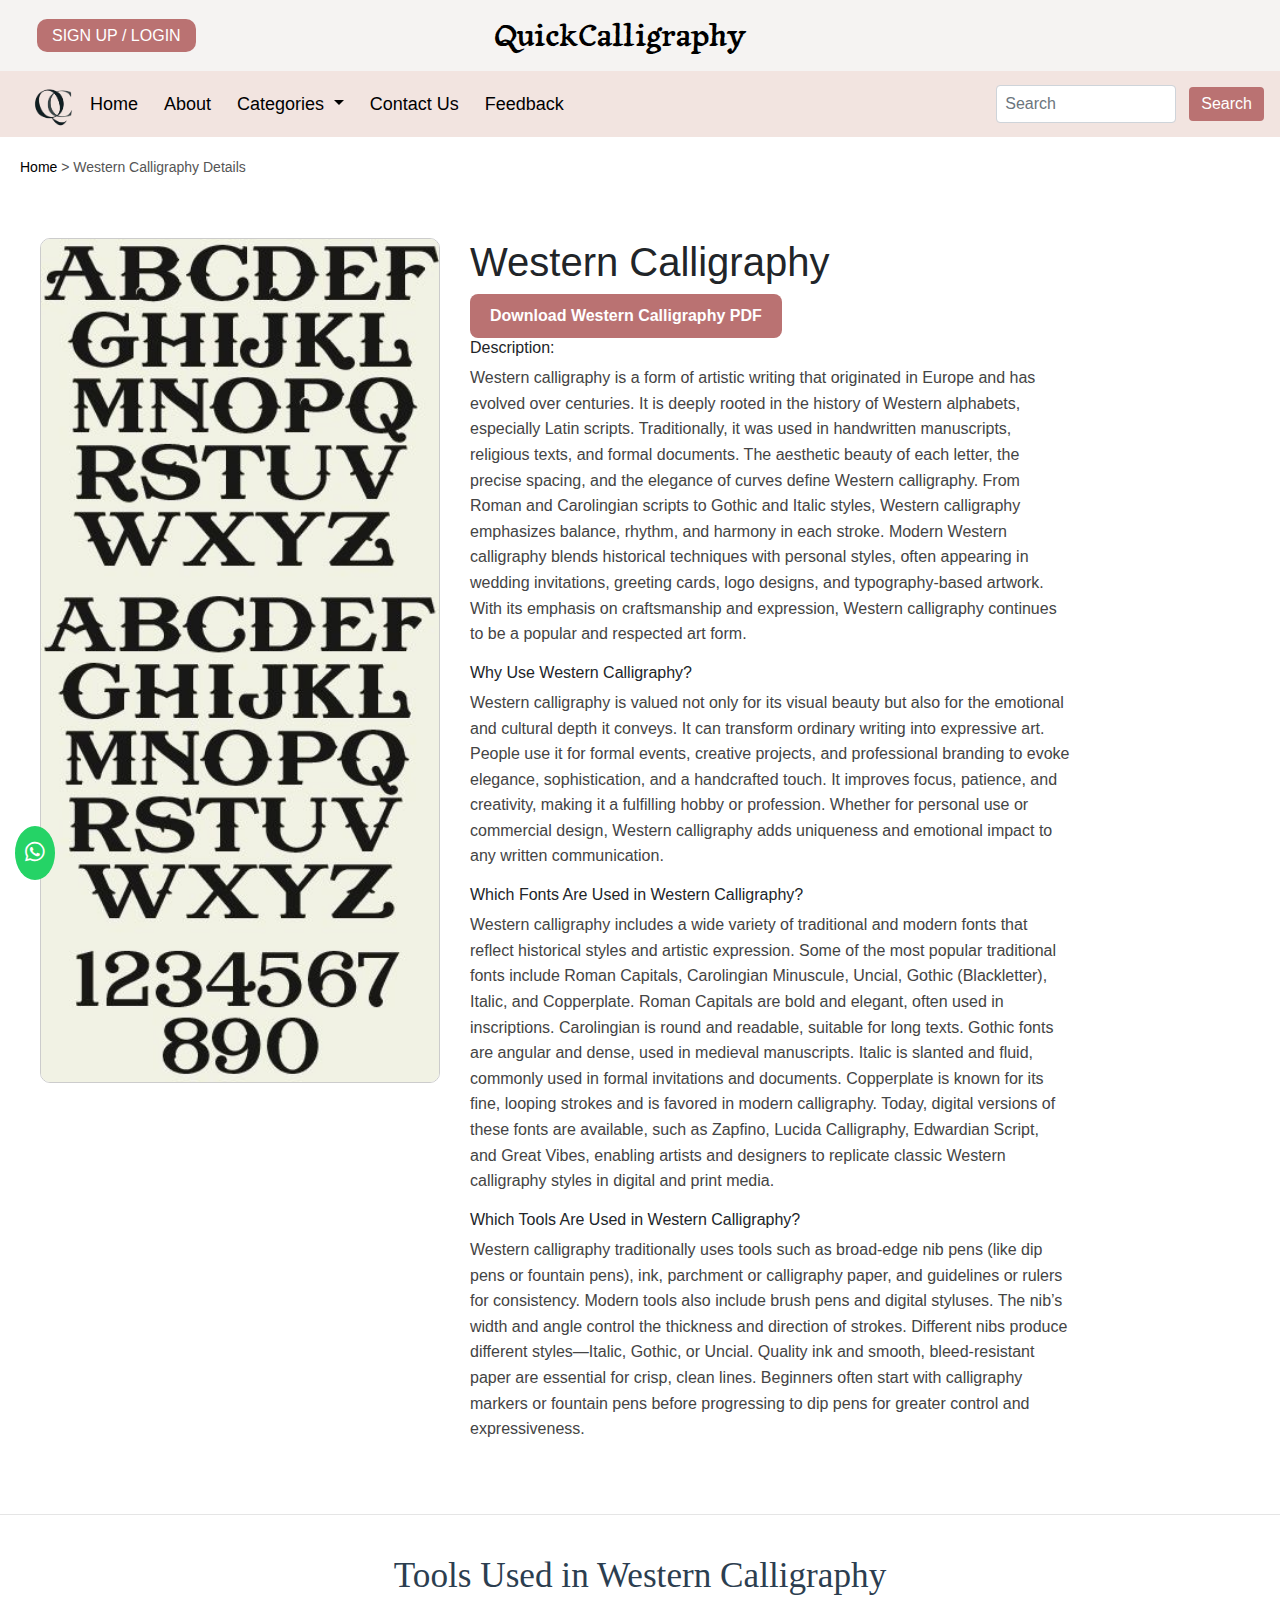
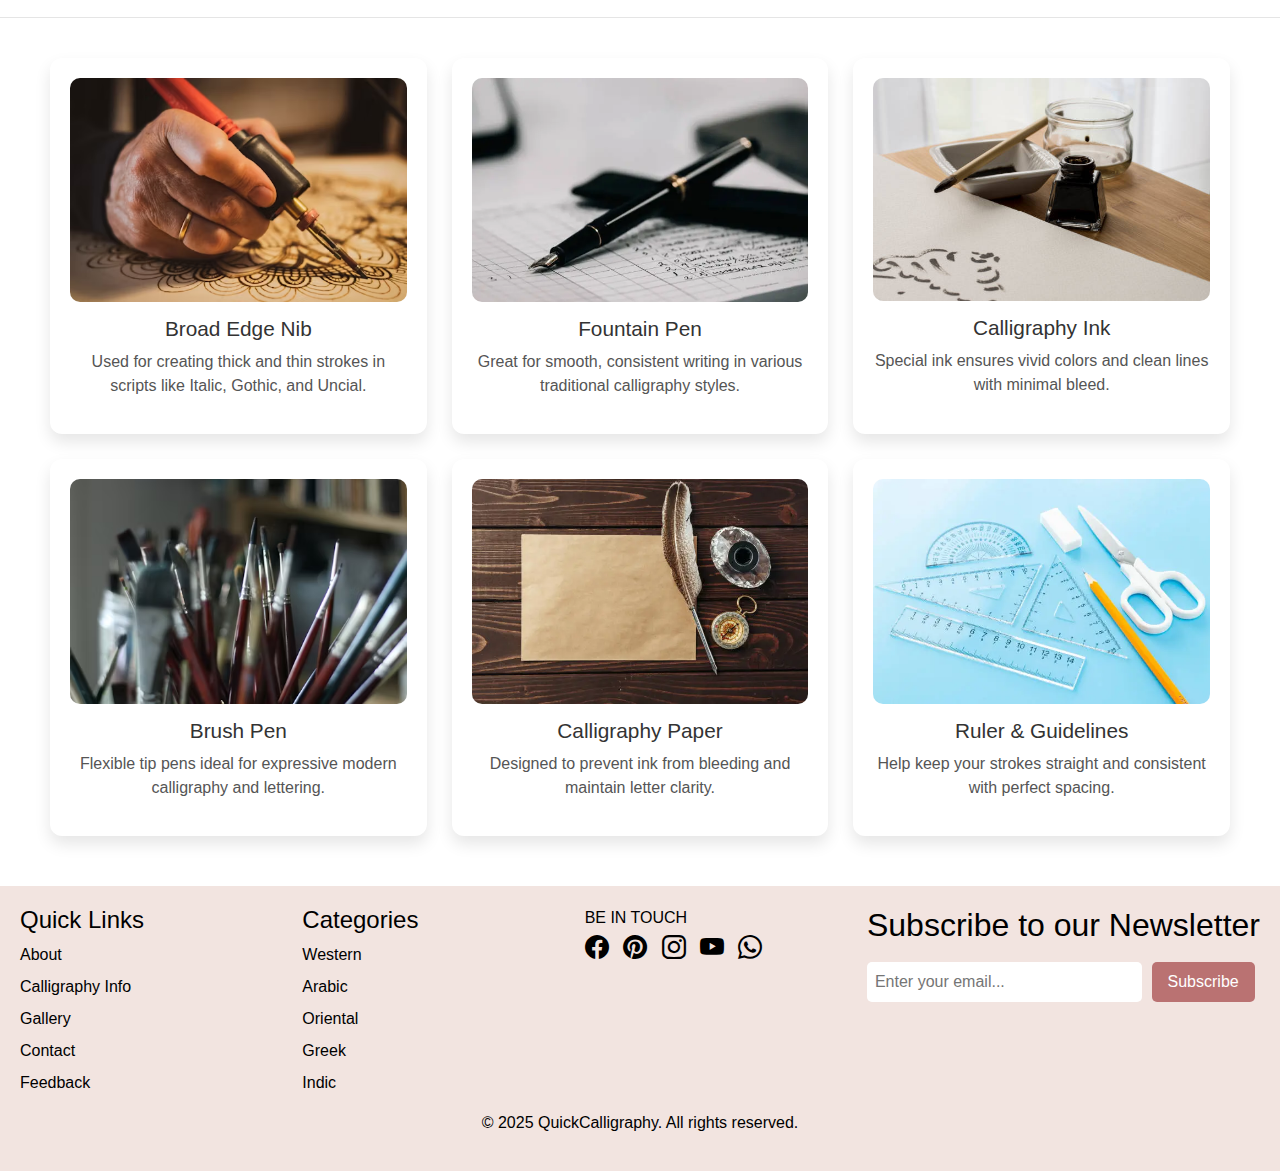
<file: product1.html>
<!DOCTYPE html>
<html lang="en">

<head>
    <meta charset="UTF-8" />
    <meta name="viewport" content="width=device-width, initial-scale=1.0" />
    <title>Beginner's Calligraphy Essentials</title>
    <link rel="stylesheet" href="pro1.css" />
    <!-- Bootstrap CDN -->
    <link rel="stylesheet" href="https://maxcdn.bootstrapcdn.com/bootstrap/4.5.2/css/bootstrap.min.css">
    <!-- Font Awesome for icons -->
    <link rel="stylesheet" href="https://cdnjs.cloudflare.com/ajax/libs/font-awesome/6.0.0/css/all.min.css">
    <!-- Bootstrap Icons  -->
    <link rel="stylesheet" href="https://cdn.jsdelivr.net/npm/bootstrap-icons@1.13.1/font/bootstrap-icons.min.css">
</head>

<body>

    <!-- Top Navbar (Logo & Search) -->
    <nav class="top-navbar d-flex  align-items-center px-4 py-2">
        <div class="btn"><a href="form.html" id="loginBtn">SIGN UP / LOGIN</a></div>
        <div class="logo site-title ">
            <a class="navbar-brand " href="#">QuickCalligraphy</a>
        </div>
    </nav>

   
    <!-- Main Navbar -->
<nav class="main-navbar navbar navbar-expand-lg navbar-light sticky-top">
    <img src="images/logo.jpg" alt="Logo" height="50" class="d-lg-block ml-3">
    
    <button class="navbar-toggler ml-auto" type="button" data-toggle="collapse" data-target="#mainNav" aria-controls="mainNav" aria-expanded="false" aria-label="Toggle navigation">
        <span class="navbar-toggler-icon"></span>
    </button>

    <div class="collapse navbar-collapse justify-content-between" id="mainNav">
        <ul class="navbar-nav">
            <li class="nav-item"><a class="nav-link" href="index.html">Home</a></li>
            <li class="nav-item"><a class="nav-link" href="about.html">About</a></li>
            <li class="nav-item dropdown">
                <a class="nav-link dropdown-toggle" href="#" id="categoriesDropdown" role="button" data-toggle="dropdown" aria-haspopup="true" aria-expanded="false">
                    Categories
                </a>
                <div class="dropdown-menu" aria-labelledby="categoriesDropdown">
                    <a class="dropdown-item" href="western.html">Western</a>
                    <a class="dropdown-item" href="arabic.html">Arabic</a>
                    <a class="dropdown-item" href="oriental.html">Oriental</a>
                </div>
            </li>
            <li class="nav-item"><a class="nav-link" href="contact.html">Contact Us</a></li>
            <li class="nav-item"><a class="nav-link" href="feedback.html">Feedback</a></li>
        </ul>
        <form class="form-inline my-2 my-lg-0" id="searchForm">
            <input class="form-control mr-sm-2" type="search" placeholder="Search" id="searchInput">
            <button class="btn my-2 my-sm-0" type="submit" id="searchBtn">Search</button>
        </form>
    </div>
</nav>
    <div class="breadcrumbs">
        <a href="index.html">Home</a> &gt; Western Calligraphy Details
    </div>


    <section class="product-detail">
        <div class="product-image">
            <img src="images/products1.jpg" alt="Beginner's Kit"/>
        </div>
        <div class="product-info">
            <h1>Western Calligraphy</h1>
              <a href="https://www.tombowusa.com/media/wysiwyg/Tombow/pdfs/Tombow-Dual-Brush-Pen-Practice_Full.pdf" download class="download-btn">Download Western Calligraphy PDF</a>
            <h6>Description:</h6>
            <p>Western calligraphy is a form of artistic writing that originated in Europe and has evolved over
                centuries. It is deeply rooted in the history of Western alphabets, especially Latin scripts.
                Traditionally, it was used in handwritten manuscripts, religious texts, and formal documents. The
                aesthetic beauty of each letter, the precise spacing, and the elegance of curves define Western
                calligraphy. From Roman and Carolingian scripts to Gothic and Italic styles, Western calligraphy
                emphasizes balance, rhythm, and harmony in each stroke. Modern Western calligraphy blends historical
                techniques with personal styles, often appearing in wedding invitations, greeting cards, logo designs,
                and typography-based artwork. With its emphasis on craftsmanship and expression, Western calligraphy
                continues to be a popular and respected art form.
            </p>
            <h6>Why Use Western Calligraphy?</h6>
            <p>Western calligraphy is valued not only for its visual beauty but also for the emotional and cultural
                depth it conveys. It can transform ordinary writing into expressive art. People use it for formal
                events, creative projects, and professional branding to evoke elegance, sophistication, and a
                handcrafted touch. It improves focus, patience, and creativity, making it a fulfilling hobby or
                profession. Whether for personal use or commercial design, Western calligraphy adds uniqueness and
                emotional impact to any written communication.</p>
            <h6>Which Fonts Are Used in Western Calligraphy?</h6>
            <p>Western calligraphy includes a wide variety of traditional and modern fonts that reflect historical
                styles and artistic expression. Some of the most popular traditional fonts include Roman Capitals,
                Carolingian Minuscule, Uncial, Gothic (Blackletter), Italic, and Copperplate. Roman Capitals are bold
                and elegant, often used in inscriptions. Carolingian is round and readable, suitable for long texts.
                Gothic fonts are angular and dense, used in medieval manuscripts. Italic is slanted and fluid, commonly
                used in formal invitations and documents. Copperplate is known for its fine, looping strokes and is
                favored in modern calligraphy. Today, digital versions of these fonts are available, such as Zapfino,
                Lucida Calligraphy, Edwardian Script, and Great Vibes, enabling artists and designers to replicate
                classic Western calligraphy styles in digital and print media.</p>
            <h6>Which Tools Are Used in Western Calligraphy?</h6>
            <p>Western calligraphy traditionally uses tools such as broad-edge nib pens (like dip pens or fountain
                pens), ink, parchment or calligraphy paper, and guidelines or rulers for consistency. Modern tools also
                include brush pens and digital styluses. The nib’s width and angle control the thickness and direction
                of strokes. Different nibs produce different styles—Italic, Gothic, or Uncial. Quality ink and smooth,
                bleed-resistant paper are essential for crisp, clean lines. Beginners often start with calligraphy
                markers or fountain pens before progressing to dip pens for greater control and expressiveness.</p>
        </div>
    </section>
    <!-- Tools Used in Western Calligraphy Section -->
    <section id="tools-section">
        <hr>
        <h2 class="section-heading">Tools Used in Western Calligraphy</h2>
        <hr>
        <br>
        <div class="tools-gallery">
            <!-- Card 1 -->
            <div class="tool-card">
                <img src="images/Broad Edge Nib.jpg" alt="Broad Edge Nib">
                <h3>Broad Edge Nib</h3>
                <p>Used for creating thick and thin strokes in scripts like Italic, Gothic, and Uncial.</p>
            </div>

            <!-- Card 2 -->
            <div class="tool-card">
                <img src="images/Fountain Pen.jpg" alt="Fountain Pen">
                <h3>Fountain Pen</h3>
                <p>Great for smooth, consistent writing in various traditional calligraphy styles.</p>
            </div>

            <!-- Card 3 -->
            <div class="tool-card">
                <img src="images/Calligraphy Ink.jpg" alt="Calligraphy Ink">
                <h3>Calligraphy Ink</h3>
                <p>Special ink ensures vivid colors and clean lines with minimal bleed.</p>
            </div>

            <!-- Card 4 -->
            <div class="tool-card">
                <img src="images/Brush Pen.jpg" alt="Brush Pen">
                <h3>Brush Pen</h3>
                <p>Flexible tip pens ideal for expressive modern calligraphy and lettering.</p>
            </div>

            <!-- Card 5 -->
            <div class="tool-card">
                <img src="images/Calligraphy Paper.jpg" alt="Calligraphy Paper">
                <h3>Calligraphy Paper</h3>
                <p>Designed to prevent ink from bleeding and maintain letter clarity.</p>
            </div>

            <!-- Card 6 -->
            <div class="tool-card">
                <img src="images/Ruler & Guidelines.jpg" alt="Ruler and Guidelines">
                <h3>Ruler & Guidelines</h3>
                <p>Help keep your strokes straight and consistent with perfect spacing.</p>
            </div>
        </div>
    </section>


    <!-- Footer Section -->

    <footer>
        <div class="footer-columns">
            <div>
                <h4>Quick Links</h4>
                <ul>
                    <li><a href="about.html">About</a></li>
                    <li><a href="info.html">Calligraphy Info</a></li>
                    <li><a href="gallery.html">Gallery</a></li>
                    <li><a href="contact.html">Contact</a></li>
                    <li><a href="feedback.html">Feedback</a></li>
                </ul>
            </div>
            <div>
                <h4>Categories</h4>
                <ul>
                    <li><a href="western.html">Western</a></li>
                    <li><a href="arabic.html">Arabic</a></li>
                    <li><a href="oriental.html">Oriental</a></li>
                    <li><a href="greek.html">Greek</a></li>
                    <li><a href="indic.html">Indic</a></li>
                </ul>
            </div>
            <div class="footer-icons">
                <div>BE IN TOUCH</div>
                <a href="https://www.facebook.com/lubanastore" target="_blank"><i class="bi bi-facebook"></i></a>
                <a href="https://in.pinterest.com/lubanastore/" target="_blank"><i class="bi bi-pinterest"></i></a>
                <a href="https://www.instagram.com/lubanastore" target="_blank"><i class="bi bi-instagram"></i></a>
                <a href="https://www.youtube.com/lubanastore" target="_blank"><i class="bi bi-youtube"></i></a>
                <a href="https://api.whatsapp.com/send?phone=+923124186159" target="_blank"><i
                        class="bi bi-whatsapp"></i></a>
            </div>
            <section class="newsletter">
                <h2>Subscribe to our Newsletter</h2>
                <form>
                    <input type="email" placeholder="Enter your email..." required>
                    <button type="submit">Subscribe</button>
                </form>
            </section>
        </div>
        <p>&copy; 2025 QuickCalligraphy. All rights reserved.</p>
    </footer>

    <!-- Scroll to Top Button -->

    <button id="scrollToTopBtn"><i class="fas fa-arrow-up"></i></button>

    <!-- WhatsApp Button -->
    <a href="https://wa.me/1234567890" target="_blank" class="whatsapp-button">
        <i class="fab fa-whatsapp"></i>
    </a>

    <!-- Scripts -->
    <script src="https://code.jquery.com/jquery-3.5.1.slim.min.js"></script>
    <script src="https://cdn.jsdelivr.net/npm/bootstrap@4.5.2/dist/js/bootstrap.bundle.min.js"></script>
    <script src="script.js"></script>

</body>

</html>
</file>
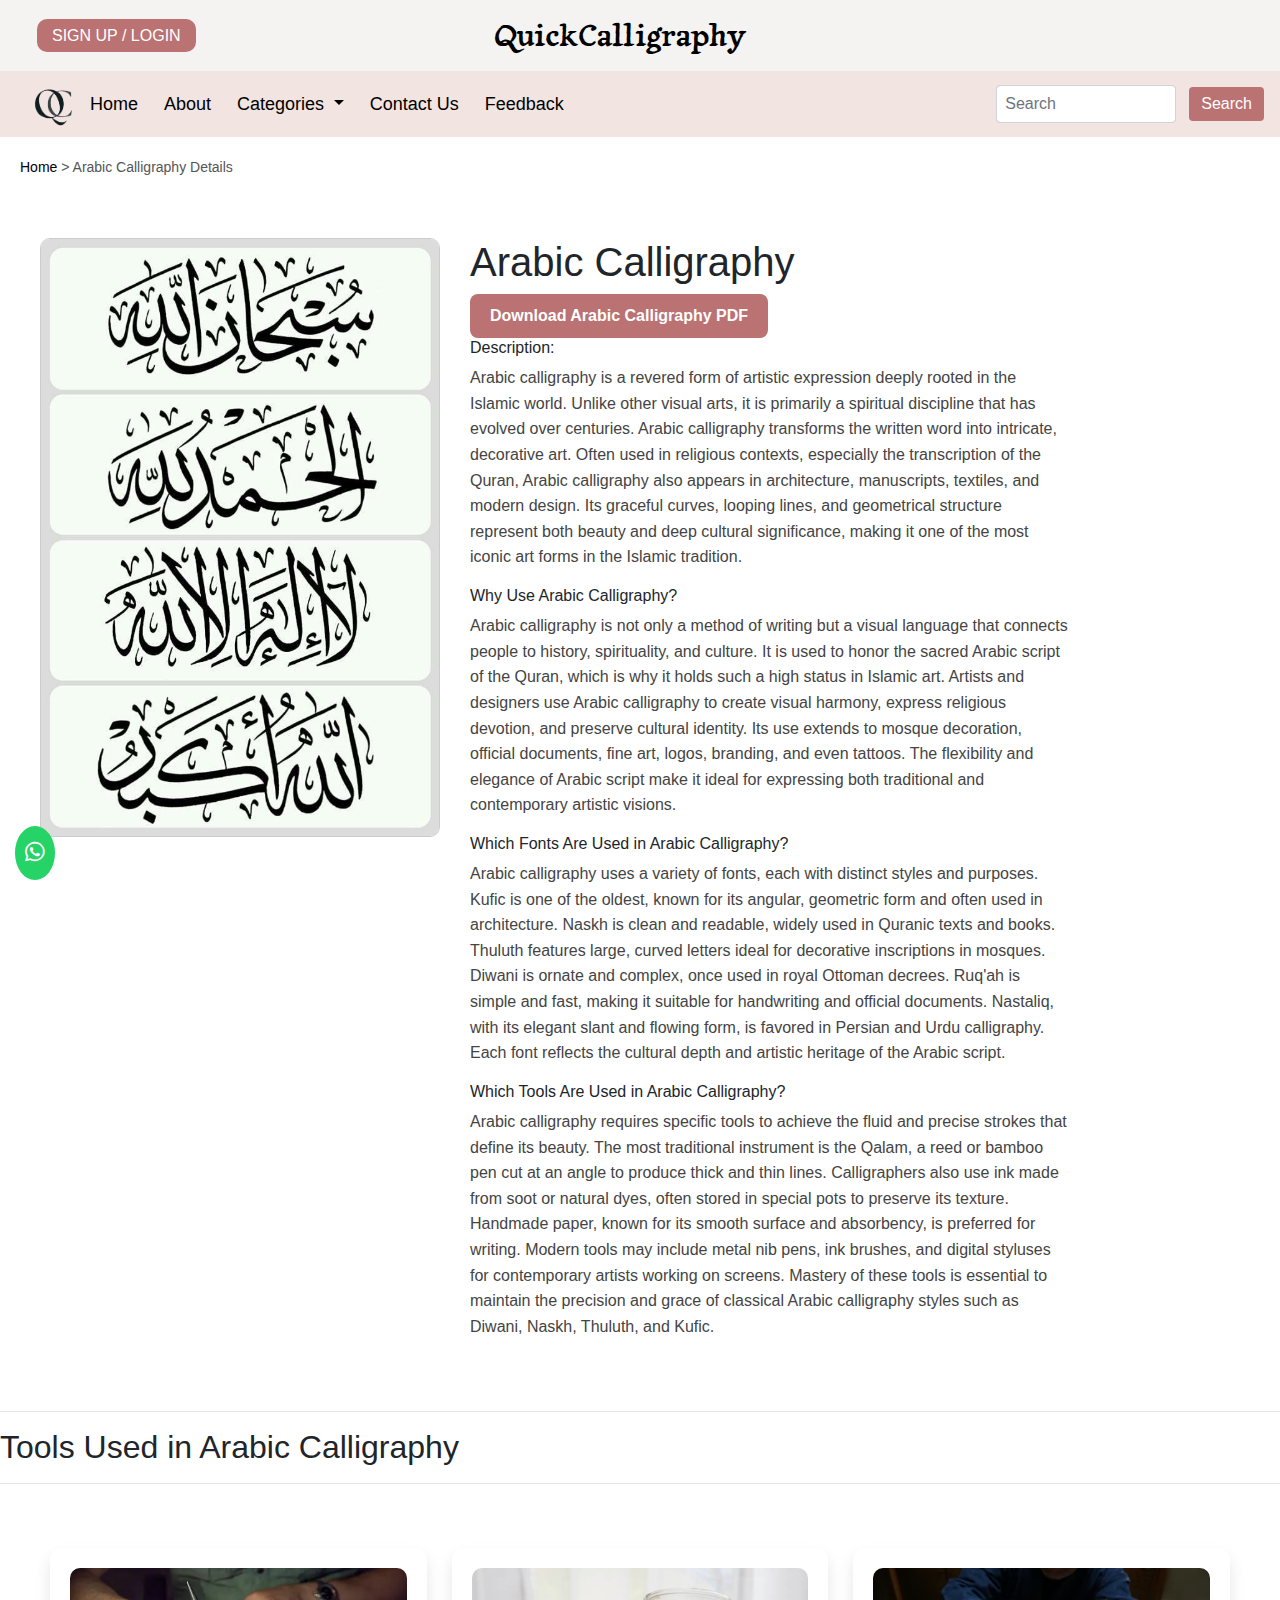
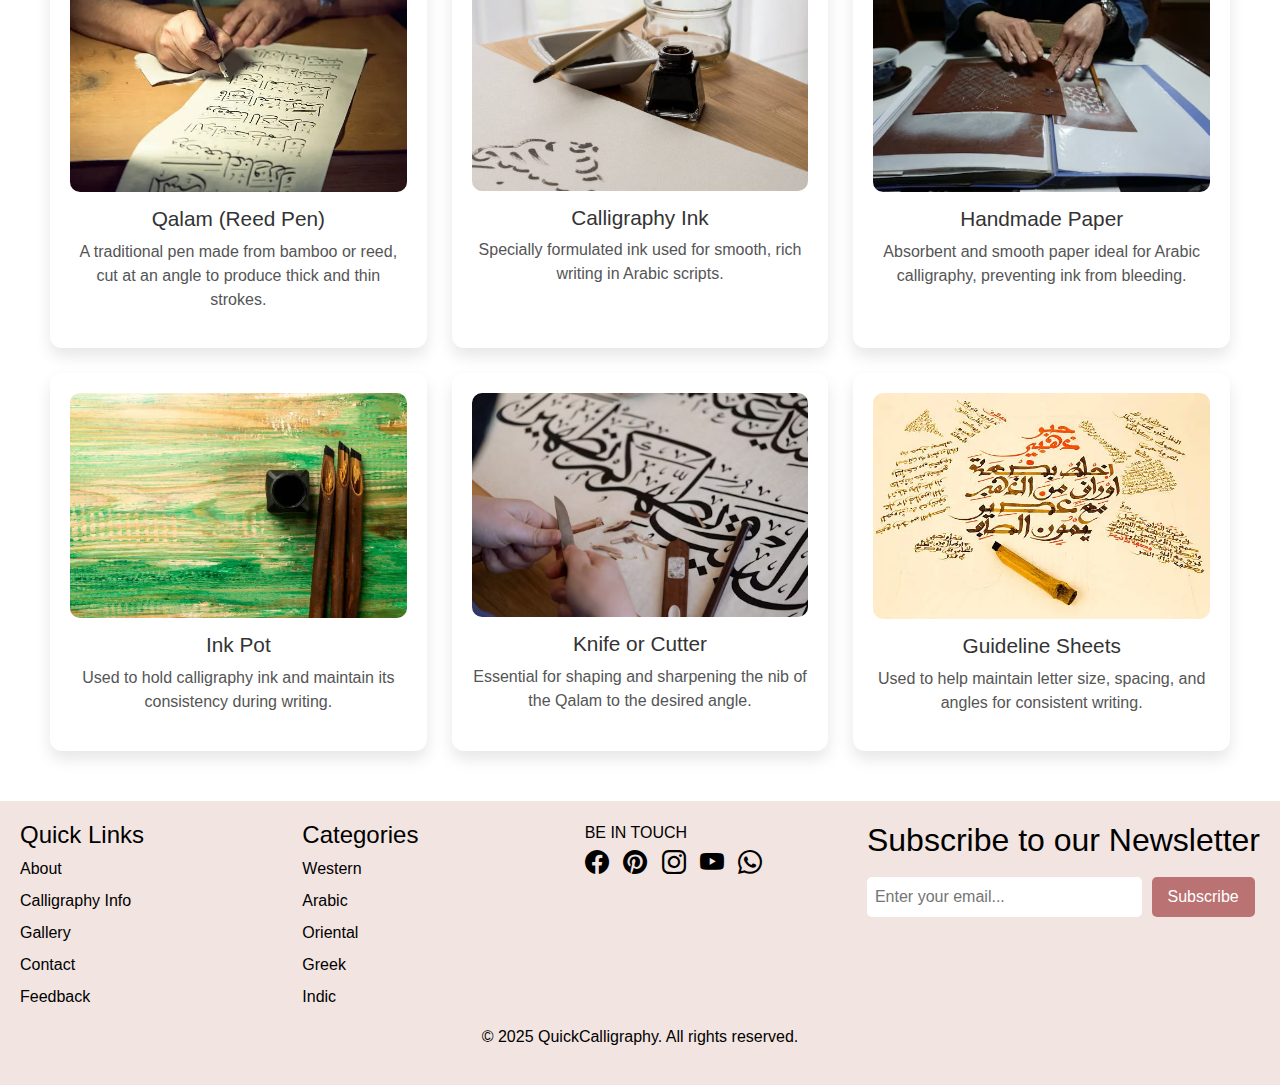
<file: product2.html>
<!DOCTYPE html>
<html lang="en">

<head>
    <meta charset="UTF-8" />
    <meta name="viewport" content="width=device-width, initial-scale=1.0" />
    <title>Beginner's Calligraphy Essentials</title>
    <link rel="stylesheet" href="pro1.css" />
    <!-- Bootstrap CDN -->
    <link rel="stylesheet" href="https://maxcdn.bootstrapcdn.com/bootstrap/4.5.2/css/bootstrap.min.css">
    <!-- Font Awesome for icons -->
    <link rel="stylesheet" href="https://cdnjs.cloudflare.com/ajax/libs/font-awesome/6.0.0/css/all.min.css">
    <!-- Bootstrap Icons  -->
    <link rel="stylesheet" href="https://cdn.jsdelivr.net/npm/bootstrap-icons@1.13.1/font/bootstrap-icons.min.css">
</head>

<body>

      <!-- Top Navbar (Logo & Search) -->
      <nav class="top-navbar d-flex  align-items-center px-4 py-2">
        <div class="btn"><a href="form.html" id="loginBtn">SIGN UP / LOGIN</a></div>
        <div class="logo site-title ">
            <a class="navbar-brand " href="#">QuickCalligraphy</a>
        </div>
    </nav>

   
    <!-- Main Navbar -->
<nav class="main-navbar navbar navbar-expand-lg navbar-light sticky-top">
    <img src="images/logo.jpg" alt="Logo" height="50" class="d-lg-block ml-3">
    
    <button class="navbar-toggler ml-auto" type="button" data-toggle="collapse" data-target="#mainNav" aria-controls="mainNav" aria-expanded="false" aria-label="Toggle navigation">
        <span class="navbar-toggler-icon"></span>
    </button>

    <div class="collapse navbar-collapse justify-content-between" id="mainNav">
        <ul class="navbar-nav">
            <li class="nav-item"><a class="nav-link" href="index.html">Home</a></li>
            <li class="nav-item"><a class="nav-link" href="about.html">About</a></li>
            <li class="nav-item dropdown">
                <a class="nav-link dropdown-toggle" href="#" id="categoriesDropdown" role="button" data-toggle="dropdown" aria-haspopup="true" aria-expanded="false">
                    Categories
                </a>
                <div class="dropdown-menu" aria-labelledby="categoriesDropdown">
                    <a class="dropdown-item" href="western.html">Western</a>
                    <a class="dropdown-item" href="arabic.html">Arabic</a>
                    <a class="dropdown-item" href="oriental.html">Oriental</a>
                </div>
            </li>
            <li class="nav-item"><a class="nav-link" href="contact.html">Contact Us</a></li>
            <li class="nav-item"><a class="nav-link" href="feedback.html">Feedback</a></li>
        </ul>
        <form class="form-inline my-2 my-lg-0" id="searchForm">
            <input class="form-control mr-sm-2" type="search" placeholder="Search" id="searchInput">
            <button class="btn my-2 my-sm-0" type="submit" id="searchBtn">Search</button>
        </form>
    </div>
</nav>
    <div class="breadcrumbs">
        <a href="index.html">Home</a> &gt; Arabic Calligraphy Details
    </div>

    <section class="product-detail">
        <div class="product-image">
            <img src="images/products2.jpg" alt="Beginner's Kit"/>
        </div>
        <div class="product-info">
            <h1>Arabic Calligraphy</h1>
              <a href="https://alkhattat.net/Calligraphy_booklets/Naskh_Kids-Booklet_Alkhattat.pdf" download class="download-btn">Download Arabic Calligraphy PDF</a>
            <h6>Description:</h6>
            <p>Arabic calligraphy is a revered form of artistic expression deeply rooted in the Islamic world. Unlike other visual arts, it is primarily a spiritual discipline that has evolved over centuries. Arabic calligraphy transforms the written word into intricate, decorative art. Often used in religious contexts, especially the transcription of the Quran, Arabic calligraphy also appears in architecture, manuscripts, textiles, and modern design. Its graceful curves, looping lines, and geometrical structure represent both beauty and deep cultural significance, making it one of the most iconic art forms in the Islamic tradition.
            </p>
            <h6>Why Use Arabic Calligraphy?</h6>
            <p>Arabic calligraphy is not only a method of writing but a visual language that connects people to history, spirituality, and culture. It is used to honor the sacred Arabic script of the Quran, which is why it holds such a high status in Islamic art. Artists and designers use Arabic calligraphy to create visual harmony, express religious devotion, and preserve cultural identity. Its use extends to mosque decoration, official documents, fine art, logos, branding, and even tattoos. The flexibility and elegance of Arabic script make it ideal for expressing both traditional and contemporary artistic visions.</p>
            <h6>Which Fonts Are Used in Arabic Calligraphy?</h6>
            <p>Arabic calligraphy uses a variety of fonts, each with distinct styles and purposes. Kufic is one of the oldest, known for its angular, geometric form and often used in architecture. Naskh is clean and readable, widely used in Quranic texts and books. Thuluth features large, curved letters ideal for decorative inscriptions in mosques. Diwani is ornate and complex, once used in royal Ottoman decrees. Ruq'ah is simple and fast, making it suitable for handwriting and official documents. Nastaliq, with its elegant slant and flowing form, is favored in Persian and Urdu calligraphy. Each font reflects the cultural depth and artistic heritage of the Arabic script.</p>
            <h6>Which Tools Are Used in Arabic Calligraphy?</h6>
            <p>Arabic calligraphy requires specific tools to achieve the fluid and precise strokes that define its beauty. The most traditional instrument is the Qalam, a reed or bamboo pen cut at an angle to produce thick and thin lines. Calligraphers also use ink made from soot or natural dyes, often stored in special pots to preserve its texture. Handmade paper, known for its smooth surface and absorbency, is preferred for writing. Modern tools may include metal nib pens, ink brushes, and digital styluses for contemporary artists working on screens. Mastery of these tools is essential to maintain the precision and grace of classical Arabic calligraphy styles such as Diwani, Naskh, Thuluth, and Kufic.</p>
        </div>
    </section>
<!-- Tools Used in Arabic Calligraphy Section -->
<section id="arabic-tools">
    <hr>
    <h2 class="tools-heading">Tools Used in Arabic Calligraphy</h2>
    <hr>
    <br><br>
  
    <div class="tools-gallery">
      <!-- Card 1 -->
      <div class="tool-card">
        <img src="images/Qalam (Reed Pen).jpg" alt="Qalam Pen">
        <h3>Qalam (Reed Pen)</h3>
        <p>A traditional pen made from bamboo or reed, cut at an angle to produce thick and thin strokes.</p>
      </div>
  
      <!-- Card 2 -->
      <div class="tool-card">
        <img src="images/Calligraphy Ink.jpg" alt="Calligraphy Ink">
        <h3>Calligraphy Ink</h3>
        <p>Specially formulated ink used for smooth, rich writing in Arabic scripts.</p>
      </div>
  
      <!-- Card 3 -->
      <div class="tool-card">
        <img src="images/Handmade Paper.jpg" alt="Handmade Paper">
        <h3>Handmade Paper</h3>
        <p>Absorbent and smooth paper ideal for Arabic calligraphy, preventing ink from bleeding.</p>
      </div>
  
      <!-- Card 4 -->
      <div class="tool-card">
        <img src="images/Ink Pot.jpg" alt="Ink Pot">
        <h3>Ink Pot</h3>
        <p>Used to hold calligraphy ink and maintain its consistency during writing.</p>
      </div>
  
      <!-- Card 5 -->
      <div class="tool-card">
        <img src="images/Knife or Cutter.jpg" alt="Knife or Cutter">
        <h3>Knife or Cutter</h3>
        <p>Essential for shaping and sharpening the nib of the Qalam to the desired angle.</p>
      </div>
  
      <!-- Card 6 -->
      <div class="tool-card">
        <img src="images/Guideline Sheets.jpg" alt="Guideline Sheets">
        <h3>Guideline Sheets</h3>
        <p>Used to help maintain letter size, spacing, and angles for consistent writing.</p>
      </div>
    </div>
  </section>
  


    <!-- Footer Section -->

    <footer>
        <div class="footer-columns">
            <div>
                <h4>Quick Links</h4>
                <ul>
                    <li><a href="about.html">About</a></li>
                    <li><a href="info.html">Calligraphy Info</a></li>
                    <li><a href="gallery.html">Gallery</a></li>
                    <li><a href="contact.html">Contact</a></li>
                    <li><a href="feedback.html">Feedback</a></li>
                </ul>
            </div>
            <div>
                <h4>Categories</h4>
                <ul>
                    <li><a href="western.html">Western</a></li>
                    <li><a href="arabic.html">Arabic</a></li>
                    <li><a href="oriental.html">Oriental</a></li>
                    <li><a href="greek.html">Greek</a></li>
                    <li><a href="indic.html">Indic</a></li>
                </ul>
            </div>
            <div class="footer-icons">
                <div>BE IN TOUCH</div>
                <a href="https://www.facebook.com/lubanastore" target="_blank"><i class="bi bi-facebook"></i></a>
                <a href="https://in.pinterest.com/lubanastore/" target="_blank"><i class="bi bi-pinterest"></i></a>
                <a href="https://www.instagram.com/lubanastore" target="_blank"><i class="bi bi-instagram"></i></a>
                <a href="https://www.youtube.com/lubanastore" target="_blank"><i class="bi bi-youtube"></i></a>
                <a href="https://api.whatsapp.com/send?phone=+923124186159" target="_blank"><i
                        class="bi bi-whatsapp"></i></a>
            </div>
            <section class="newsletter">
                <h2>Subscribe to our Newsletter</h2>
                <form>
                    <input type="email" placeholder="Enter your email..." required>
                    <button type="submit">Subscribe</button>
                </form>
            </section>
        </div>
        <p>&copy; 2025 QuickCalligraphy. All rights reserved.</p>
    </footer>

   <!-- Scroll to Top Button -->

   <button id="scrollToTopBtn"><i class="fas fa-arrow-up"></i></button>

   <!-- WhatsApp Button -->
   <a href="https://wa.me/1234567890" target="_blank" class="whatsapp-button">
       <i class="fab fa-whatsapp"></i>
   </a>

    <!-- Scripts -->
    <script src="https://code.jquery.com/jquery-3.5.1.slim.min.js"></script>
    <script src="https://cdn.jsdelivr.net/npm/bootstrap@4.5.2/dist/js/bootstrap.bundle.min.js"></script>
    <script src="script.js"></script>

</body>

</html>
</file>
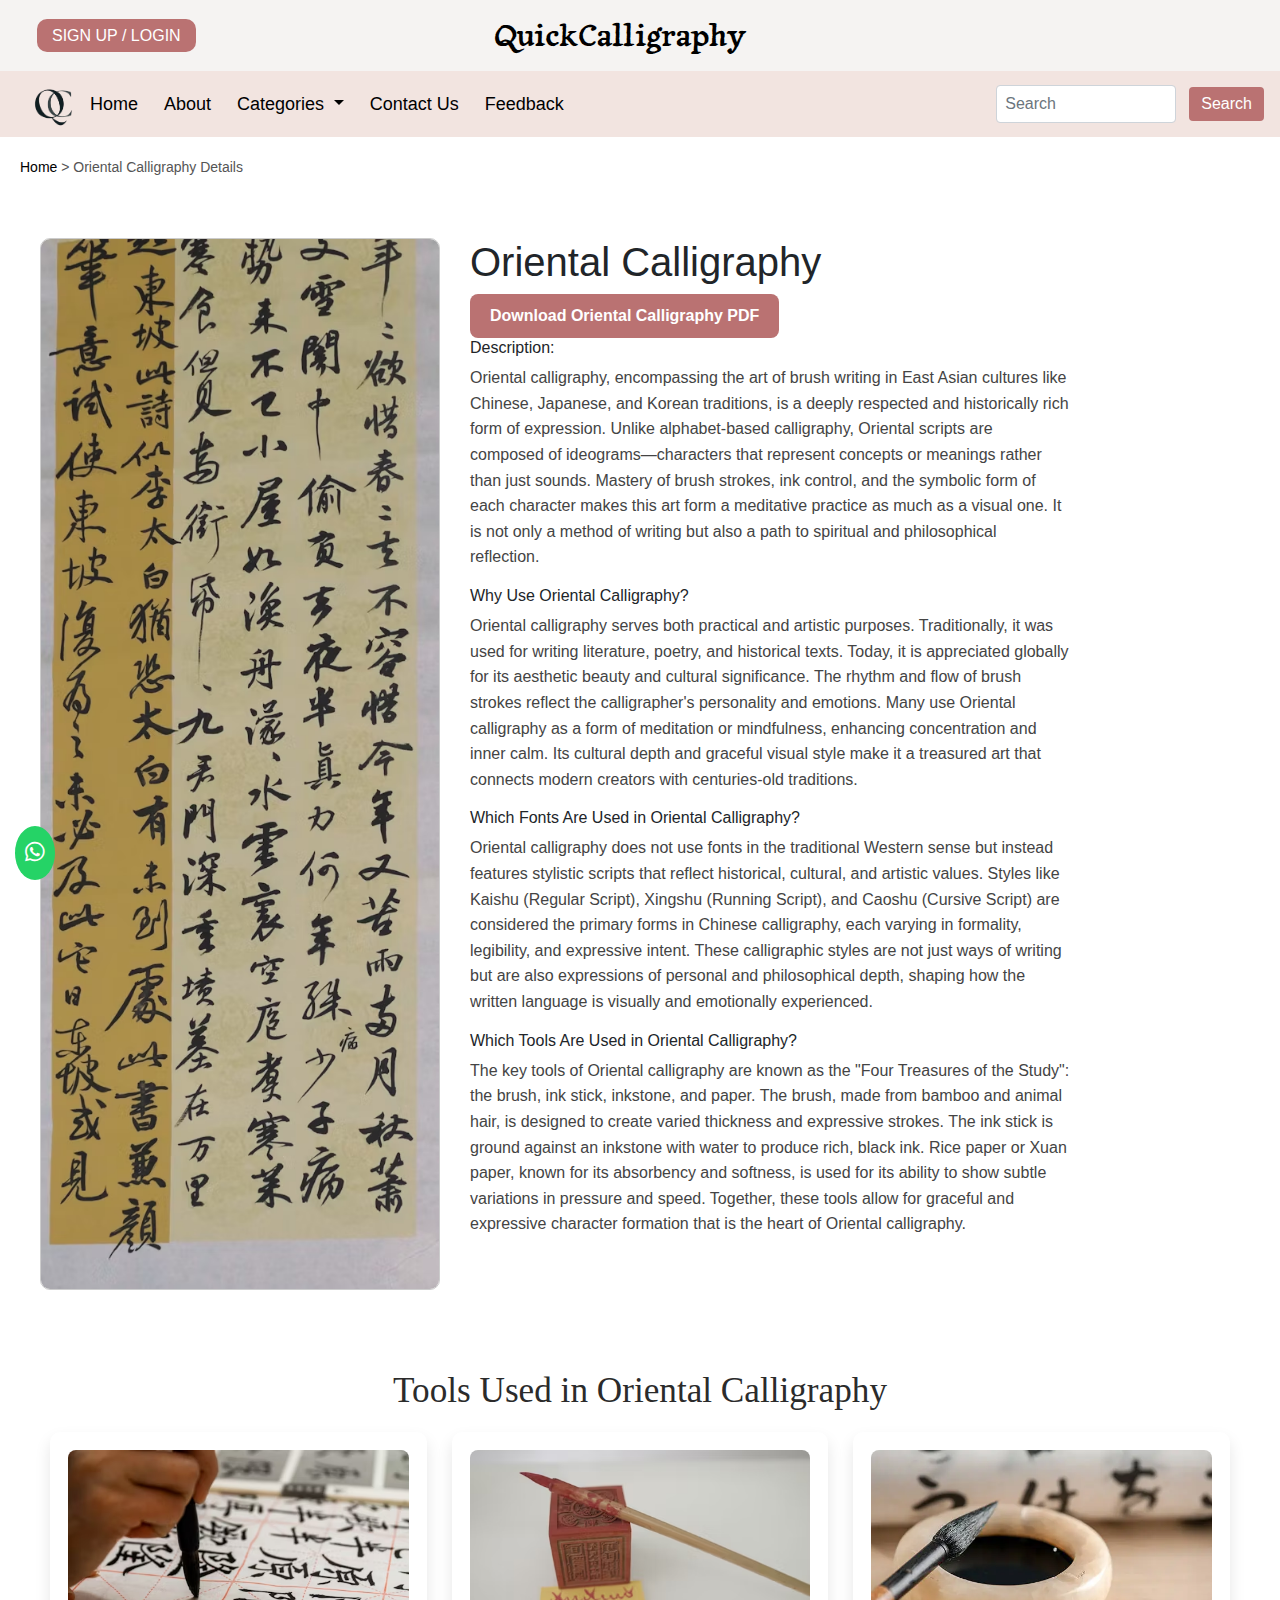
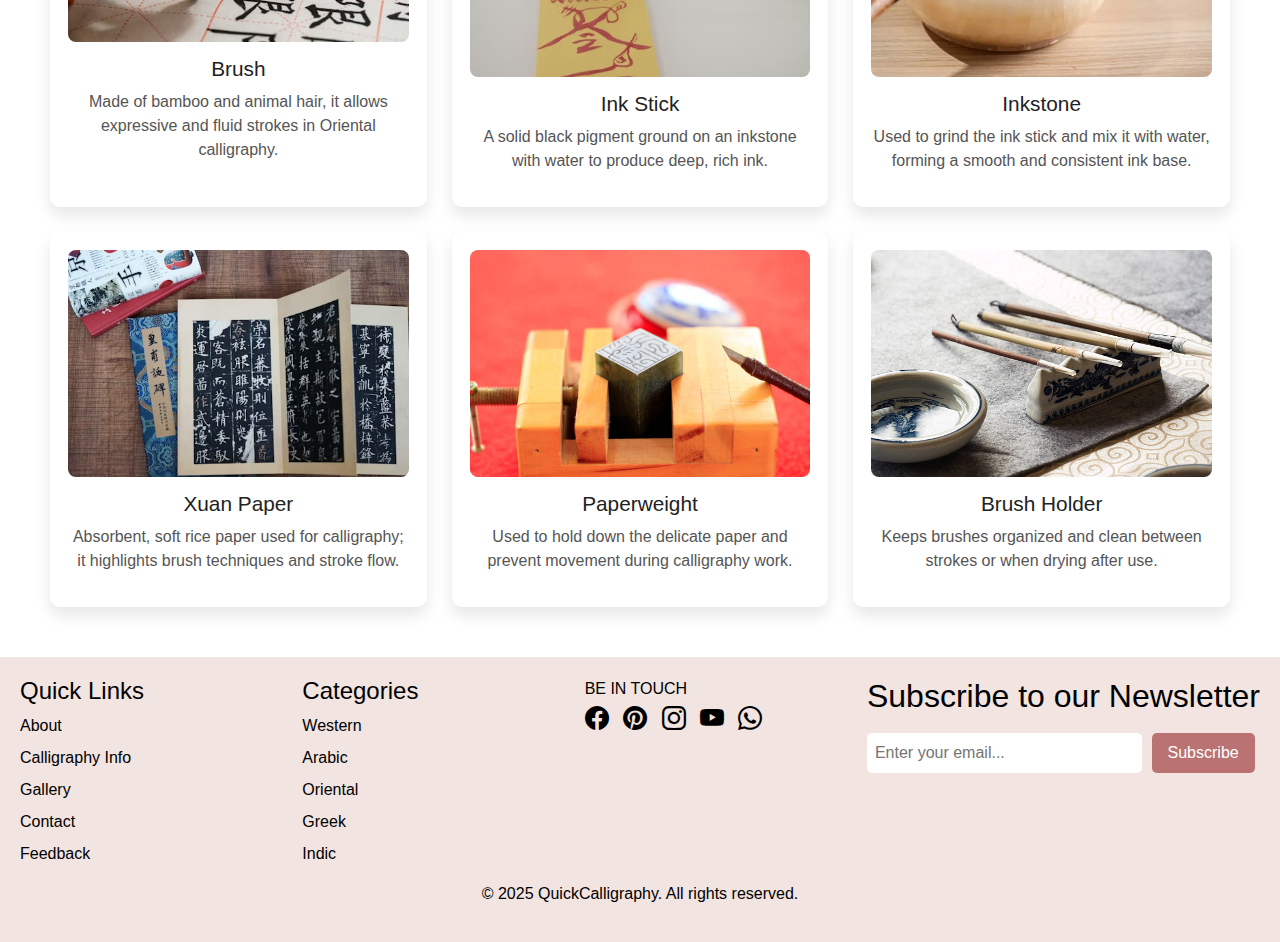
<file: product3.html>
<!DOCTYPE html>
<html lang="en">

<head>
    <meta charset="UTF-8" />
    <meta name="viewport" content="width=device-width, initial-scale=1.0" />
    <title>Beginner's Calligraphy Essentials</title>
    <link rel="stylesheet" href="pro3.css" />
    <!-- Bootstrap CDN -->
    <link rel="stylesheet" href="https://maxcdn.bootstrapcdn.com/bootstrap/4.5.2/css/bootstrap.min.css">
    <!-- Font Awesome for icons -->
    <link rel="stylesheet" href="https://cdnjs.cloudflare.com/ajax/libs/font-awesome/6.0.0/css/all.min.css">
    <!-- Bootstrap Icons  -->
    <link rel="stylesheet" href="https://cdn.jsdelivr.net/npm/bootstrap-icons@1.13.1/font/bootstrap-icons.min.css">
</head>

<body>


   
      <!-- Top Navbar (Logo & Search) -->
      <nav class="top-navbar d-flex  align-items-center px-4 py-2">
        <div class="btn"><a href="form.html" id="loginBtn">SIGN UP / LOGIN</a></div>
        <div class="logo site-title ">
            <a class="navbar-brand " href="#">QuickCalligraphy</a>
        </div>
    </nav>

   
    <!-- Main Navbar -->
<nav class="main-navbar navbar navbar-expand-lg navbar-light sticky-top">
    <img src="images/logo.jpg" alt="Logo" height="50" class="d-lg-block ml-3">
    
    <button class="navbar-toggler ml-auto" type="button" data-toggle="collapse" data-target="#mainNav" aria-controls="mainNav" aria-expanded="false" aria-label="Toggle navigation">
        <span class="navbar-toggler-icon"></span>
    </button>

    <div class="collapse navbar-collapse justify-content-between" id="mainNav">
        <ul class="navbar-nav">
            <li class="nav-item"><a class="nav-link" href="index.html">Home</a></li>
            <li class="nav-item"><a class="nav-link" href="about.html">About</a></li>
            <li class="nav-item dropdown">
                <a class="nav-link dropdown-toggle" href="#" id="categoriesDropdown" role="button" data-toggle="dropdown" aria-haspopup="true" aria-expanded="false">
                    Categories
                </a>
                <div class="dropdown-menu" aria-labelledby="categoriesDropdown">
                    <a class="dropdown-item" href="western.html">Western</a>
                    <a class="dropdown-item" href="arabic.html">Arabic</a>
                    <a class="dropdown-item" href="oriental.html">Oriental</a>
                </div>
            </li>
            <li class="nav-item"><a class="nav-link" href="contact.html">Contact Us</a></li>
            <li class="nav-item"><a class="nav-link" href="feedback.html">Feedback</a></li>
        </ul>
        <form class="form-inline my-2 my-lg-0" id="searchForm">
            <input class="form-control mr-sm-2" type="search" placeholder="Search" id="searchInput">
            <button class="btn my-2 my-sm-0" type="submit" id="searchBtn">Search</button>
        </form>
    </div>
</nav>
    <div class="breadcrumbs">
        <a href="index.html">Home</a> &gt; Oriental Calligraphy Details
    </div>

    <section class="product-detail">
        <div class="product-image">
            <img src="images/product3.jpg" alt="Beginner's Kit" />
        </div>
        <div class="product-info">
            <h1>Oriental Calligraphy</h1>
                <a href="https://www.chinesehideout.com/pcr/calligraphy/lesson1.pdf" download class="download-btn">Download Oriental Calligraphy PDF</a>                 
            <h6>Description:</h6>
            <p>Oriental calligraphy, encompassing the art of brush writing in East Asian cultures like Chinese,
                Japanese, and Korean traditions, is a deeply respected and historically rich form of expression. Unlike
                alphabet-based calligraphy, Oriental scripts are composed of ideograms—characters that represent
                concepts or meanings rather than just sounds. Mastery of brush strokes, ink control, and the symbolic
                form of each character makes this art form a meditative practice as much as a visual one. It is not only
                a method of writing but also a path to spiritual and philosophical reflection.
            </p>
            <h6>Why Use Oriental Calligraphy?</h6>
            <p>Oriental calligraphy serves both practical and artistic purposes. Traditionally, it was used for writing
                literature, poetry, and historical texts. Today, it is appreciated globally for its aesthetic beauty and
                cultural significance. The rhythm and flow of brush strokes reflect the calligrapher's personality and
                emotions. Many use Oriental calligraphy as a form of meditation or mindfulness, enhancing concentration
                and inner calm. Its cultural depth and graceful visual style make it a treasured art that connects
                modern creators with centuries-old traditions.</p>
            <h6>Which Fonts Are Used in Oriental Calligraphy?</h6>
            <p>Oriental calligraphy does not use fonts in the traditional Western sense but instead features stylistic
                scripts that reflect historical, cultural, and artistic values. Styles like Kaishu (Regular Script),
                Xingshu (Running Script), and Caoshu (Cursive Script) are considered the primary forms in Chinese
                calligraphy, each varying in formality, legibility, and expressive intent. These calligraphic styles are
                not just ways of writing but are also expressions of personal and philosophical depth, shaping how the
                written language is visually and emotionally experienced.</p>
            <h6>Which Tools Are Used in Oriental Calligraphy?</h6>
            <p>The key tools of Oriental calligraphy are known as the "Four Treasures of the Study": the brush, ink
                stick, inkstone, and paper. The brush, made from bamboo and animal hair, is designed to create varied
                thickness and expressive strokes. The ink stick is ground against an inkstone with water to produce
                rich, black ink. Rice paper or Xuan paper, known for its absorbency and softness, is used for its
                ability to show subtle variations in pressure and speed. Together, these tools allow for graceful and
                expressive character formation that is the heart of Oriental calligraphy.</p>
        </div>
    </section>
    
    <!-- Tools Used in Oriental Calligraphy Section -->
<section id="oriental-tools">
    <h2 class="tools-heading">Tools Used in Oriental Calligraphy</h2>
  
    <div class="tools-gallery">
      <!-- Card 1 -->
      <div class="tool-card">
        <img src="images/Brush.jpg" alt="Calligraphy Brush">
        <h3>Brush</h3>
        <p>Made of bamboo and animal hair, it allows expressive and fluid strokes in Oriental calligraphy.</p>
      </div>
  
      <!-- Card 2 -->
      <div class="tool-card">
        <img src="images/Ink Stick.jpg" alt="Ink Stick">
        <h3>Ink Stick</h3>
        <p>A solid black pigment ground on an inkstone with water to produce deep, rich ink.</p>
      </div>
  
      <!-- Card 3 -->
      <div class="tool-card">
        <img src="images/Inkstone.jpg" alt="Inkstone">
        <h3>Inkstone</h3>
        <p>Used to grind the ink stick and mix it with water, forming a smooth and consistent ink base.</p>
      </div>
  
      <!-- Card 4 -->
      <div class="tool-card">
        <img src="images/Xuan Paper.jpg" alt="Xuan Paper">
        <h3>Xuan Paper</h3>
        <p>Absorbent, soft rice paper used for calligraphy; it highlights brush techniques and stroke flow.</p>
      </div>
  
      <!-- Card 5 -->
      <div class="tool-card">
        <img src="images/Paperweight.jpg" alt="Paperweight">
        <h3>Paperweight</h3>
        <p>Used to hold down the delicate paper and prevent movement during calligraphy work.</p>
      </div>
  
      <!-- Card 6 -->
      <div class="tool-card">
        <img src="images/Brush Holder.jpg" alt="Brush Holder">
        <h3>Brush Holder</h3>
        <p>Keeps brushes organized and clean between strokes or when drying after use.</p>
      </div>
    </div>
  </section>
  
    <!-- Footer Section -->

    <footer>
        <div class="footer-columns">
            <div>
                <h4>Quick Links</h4>
                <ul>
                    <li><a href="about.html">About</a></li>
                    <li><a href="info.html">Calligraphy Info</a></li>
                    <li><a href="gallery.html">Gallery</a></li>
                    <li><a href="contact.html">Contact</a></li>
                    <li><a href="feedback.html">Feedback</a></li>
                </ul>
            </div>
            <div>
                <h4>Categories</h4>
                <ul>
                    <li><a href="western.html">Western</a></li>
                    <li><a href="arabic.html">Arabic</a></li>
                    <li><a href="oriental.html">Oriental</a></li>
                    <li><a href="greek.html">Greek</a></li>
                    <li><a href="indic.html">Indic</a></li>
                </ul>
            </div>
            <div class="footer-icons">
                <div>BE IN TOUCH</div>
                <a href="https://www.facebook.com/lubanastore" target="_blank"><i class="bi bi-facebook"></i></a>
                <a href="https://in.pinterest.com/lubanastore/" target="_blank"><i class="bi bi-pinterest"></i></a>
                <a href="https://www.instagram.com/lubanastore" target="_blank"><i class="bi bi-instagram"></i></a>
                <a href="https://www.youtube.com/lubanastore" target="_blank"><i class="bi bi-youtube"></i></a>
                <a href="https://api.whatsapp.com/send?phone=+923124186159" target="_blank"><i
                        class="bi bi-whatsapp"></i></a>
            </div>
            <section class="newsletter">
                <h2>Subscribe to our Newsletter</h2>
                <form>
                    <input type="email" placeholder="Enter your email..." required>
                    <button type="submit">Subscribe</button>
                </form>
            </section>
        </div>
        <p>&copy; 2025 QuickCalligraphy. All rights reserved.</p>
    </footer>

   <!-- Scroll to Top Button -->

   <button id="scrollToTopBtn"><i class="fas fa-arrow-up"></i></button>

   <!-- WhatsApp Button -->
   <a href="https://wa.me/1234567890" target="_blank" class="whatsapp-button">
       <i class="fab fa-whatsapp"></i>
   </a>

    <!-- Scripts -->
    <script src="https://code.jquery.com/jquery-3.5.1.slim.min.js"></script>
    <script src="https://cdn.jsdelivr.net/npm/bootstrap@4.5.2/dist/js/bootstrap.bundle.min.js"></script>
    <script src="script.js"></script>

</body>

</html>
</file>
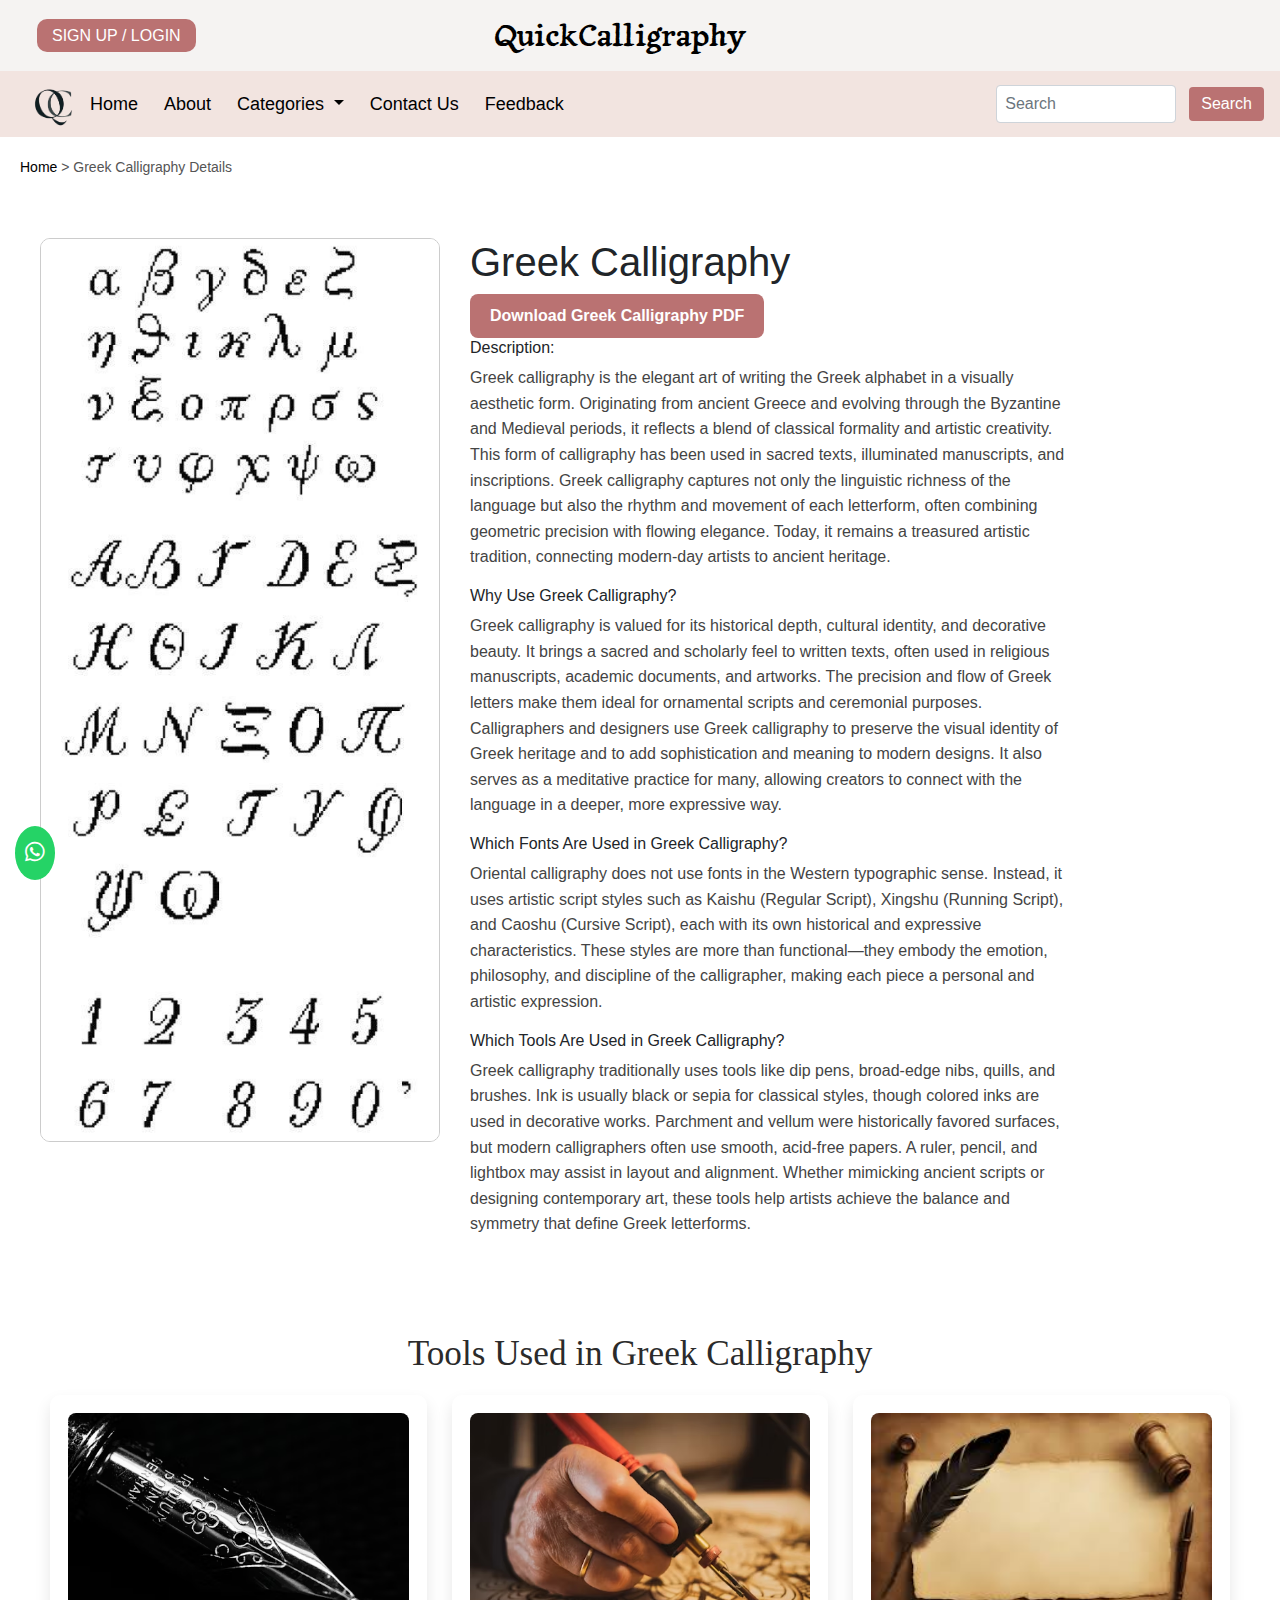
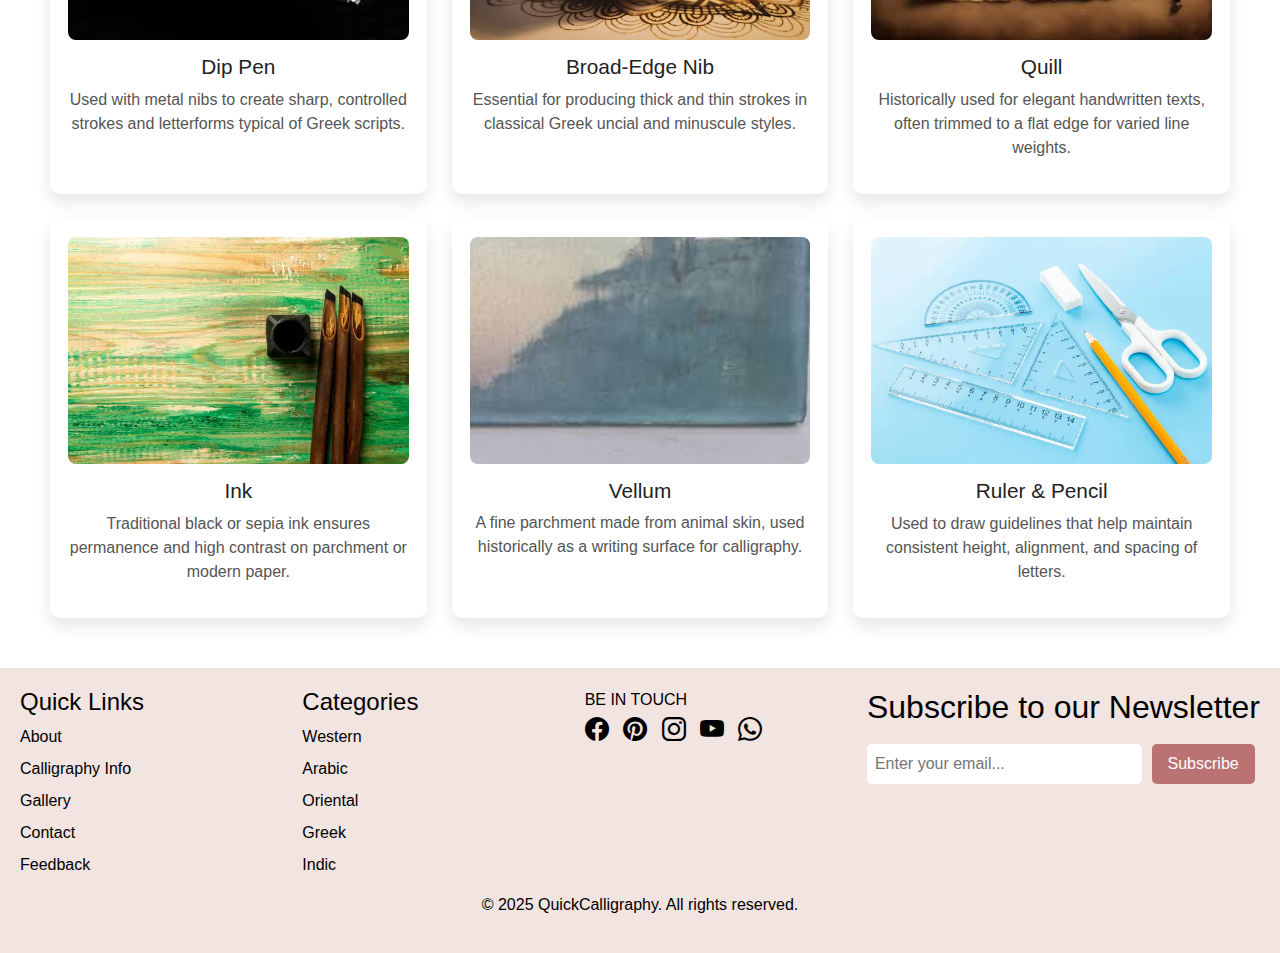
<file: product4.html>
<!DOCTYPE html>
<html lang="en">

<head>
    <meta charset="UTF-8" />
    <meta name="viewport" content="width=device-width, initial-scale=1.0" />
    <title>Beginner's Calligraphy Essentials</title>
    <link rel="stylesheet" href="pro4.css" />
    <!-- Bootstrap CDN -->
    <link rel="stylesheet" href="https://maxcdn.bootstrapcdn.com/bootstrap/4.5.2/css/bootstrap.min.css">
    <!-- Font Awesome for icons -->
    <link rel="stylesheet" href="https://cdnjs.cloudflare.com/ajax/libs/font-awesome/6.0.0/css/all.min.css">
    <!-- Bootstrap Icons  -->
    <link rel="stylesheet" href="https://cdn.jsdelivr.net/npm/bootstrap-icons@1.13.1/font/bootstrap-icons.min.css">
</head>

<body>

      <!-- Top Navbar (Logo & Search) -->
      <nav class="top-navbar d-flex  align-items-center px-4 py-2">
        <div class="btn"><a href="form.html" id="loginBtn">SIGN UP / LOGIN</a></div>
        <div class="logo site-title ">
            <a class="navbar-brand " href="#">QuickCalligraphy</a>
        </div>
    </nav>

   
    <!-- Main Navbar -->
<nav class="main-navbar navbar navbar-expand-lg navbar-light sticky-top">
    <img src="images/logo.jpg" alt="Logo" height="50" class="d-lg-block ml-3">
    
    <button class="navbar-toggler ml-auto" type="button" data-toggle="collapse" data-target="#mainNav" aria-controls="mainNav" aria-expanded="false" aria-label="Toggle navigation">
        <span class="navbar-toggler-icon"></span>
    </button>

    <div class="collapse navbar-collapse justify-content-between" id="mainNav">
        <ul class="navbar-nav">
            <li class="nav-item"><a class="nav-link" href="index.html">Home</a></li>
            <li class="nav-item"><a class="nav-link" href="about.html">About</a></li>
            <li class="nav-item dropdown">
                <a class="nav-link dropdown-toggle" href="#" id="categoriesDropdown" role="button" data-toggle="dropdown" aria-haspopup="true" aria-expanded="false">
                    Categories
                </a>
                <div class="dropdown-menu" aria-labelledby="categoriesDropdown">
                    <a class="dropdown-item" href="western.html">Western</a>
                    <a class="dropdown-item" href="arabic.html">Arabic</a>
                    <a class="dropdown-item" href="oriental.html">Oriental</a>
                </div>
            </li>
            <li class="nav-item"><a class="nav-link" href="contact.html">Contact Us</a></li>
            <li class="nav-item"><a class="nav-link" href="feedback.html">Feedback</a></li>
        </ul>
        <form class="form-inline my-2 my-lg-0" id="searchForm">
            <input class="form-control mr-sm-2" type="search" placeholder="Search" id="searchInput">
            <button class="btn my-2 my-sm-0" type="submit" id="searchBtn">Search</button>
        </form>
    </div>
</nav>
    <div class="breadcrumbs">
        <a href="index.html">Home</a> &gt; Greek Calligraphy Details
    </div>

    <section class="product-detail">
        <div class="product-image">
            <img src="images/products4.jpg" alt="Beginner's Kit" />
        </div>
        <div class="product-info">
            <h1>Greek Calligraphy</h1>
                <a href="https://www.inthebeginning.org/ntgreek/lesson1/studyaids/practiceletters.pdf" download class="download-btn">Download Greek Calligraphy PDF</a>
            <h6>Description:</h6>
            <p>Greek calligraphy is the elegant art of writing the Greek alphabet in a visually aesthetic form. Originating from ancient Greece and evolving through the Byzantine and Medieval periods, it reflects a blend of classical formality and artistic creativity. This form of calligraphy has been used in sacred texts, illuminated manuscripts, and inscriptions. Greek calligraphy captures not only the linguistic richness of the language but also the rhythm and movement of each letterform, often combining geometric precision with flowing elegance. Today, it remains a treasured artistic tradition, connecting modern-day artists to ancient heritage.
            </p>
            <h6>Why Use Greek Calligraphy?</h6>
            <p>Greek calligraphy is valued for its historical depth, cultural identity, and decorative beauty. It brings a sacred and scholarly feel to written texts, often used in religious manuscripts, academic documents, and artworks. The precision and flow of Greek letters make them ideal for ornamental scripts and ceremonial purposes. Calligraphers and designers use Greek calligraphy to preserve the visual identity of Greek heritage and to add sophistication and meaning to modern designs. It also serves as a meditative practice for many, allowing creators to connect with the language in a deeper, more expressive way.</p>
            <h6>Which Fonts Are Used in Greek Calligraphy?</h6>
            <p>Oriental calligraphy does not use fonts in the Western typographic sense. Instead, it uses artistic script styles such as Kaishu (Regular Script), Xingshu (Running Script), and Caoshu (Cursive Script), each with its own historical and expressive characteristics. These styles are more than functional—they embody the emotion, philosophy, and discipline of the calligrapher, making each piece a personal and artistic expression.</p>
            <h6>Which Tools Are Used in Greek Calligraphy?</h6>
            <p>Greek calligraphy traditionally uses tools like dip pens, broad-edge nibs, quills, and brushes. Ink is usually black or sepia for classical styles, though colored inks are used in decorative works. Parchment and vellum were historically favored surfaces, but modern calligraphers often use smooth, acid-free papers. A ruler, pencil, and lightbox may assist in layout and alignment. Whether mimicking ancient scripts or designing contemporary art, these tools help artists achieve the balance and symmetry that define Greek letterforms.</p>
        </div>
    </section>
    
   <!-- Tools Used in Greek Calligraphy Section -->
<section id="greek-tools">
    <h2 class="tools-heading">Tools Used in Greek Calligraphy</h2>
  
    <div class="tools-gallery">
      <!-- Card 1 -->
      <div class="tool-card">
        <img src="images/Dip Pen.jpg" alt="Dip Pen">
        <h3>Dip Pen</h3>
        <p>Used with metal nibs to create sharp, controlled strokes and letterforms typical of Greek scripts.</p>
      </div>
  
      <!-- Card 2 -->
      <div class="tool-card">
        <img src="images/Broad Edge Nib.jpg" alt="Broad Nib">
        <h3>Broad-Edge Nib</h3>
        <p>Essential for producing thick and thin strokes in classical Greek uncial and minuscule styles.</p>
      </div>
  
      <!-- Card 3 -->
      <div class="tool-card">
        <img src="images/Quill.jpg" alt="Quill">
        <h3>Quill</h3>
        <p>Historically used for elegant handwritten texts, often trimmed to a flat edge for varied line weights.</p>
      </div>
  
      <!-- Card 4 -->
      <div class="tool-card">
        <img src="images/Ink Pot.jpg" alt="Ink">
        <h3>Ink</h3>
        <p>Traditional black or sepia ink ensures permanence and high contrast on parchment or modern paper.</p>
      </div>
  
      <!-- Card 5 -->
      <div class="tool-card">
        <img src="images/Vellum,jpg.jpg" alt="Vellum">
        <h3>Vellum</h3>
        <p>A fine parchment made from animal skin, used historically as a writing surface for calligraphy.</p>
      </div>
  
      <!-- Card 6 -->
      <div class="tool-card">
        <img src="images/Ruler & Guidelines.jpg" alt="Ruler and Pencil">
        <h3>Ruler & Pencil</h3>
        <p>Used to draw guidelines that help maintain consistent height, alignment, and spacing of letters.</p>
      </div>
    </div>
  </section>
  
  
    <!-- Footer Section -->

    <footer>
        <div class="footer-columns">
            <div>
                <h4>Quick Links</h4>
                <ul>
                    <li><a href="about.html">About</a></li>
                    <li><a href="info.html">Calligraphy Info</a></li>
                    <li><a href="gallery.html">Gallery</a></li>
                    <li><a href="contact.html">Contact</a></li>
                    <li><a href="feedback.html">Feedback</a></li>
                </ul>
            </div>
            <div>
                <h4>Categories</h4>
                <ul>
                    <li><a href="western.html">Western</a></li>
                    <li><a href="arabic.html">Arabic</a></li>
                    <li><a href="oriental.html">Oriental</a></li>
                    <li><a href="greek.html">Greek</a></li>
                    <li><a href="indic.html">Indic</a></li>
                </ul>
            </div>
            <div class="footer-icons">
                <div>BE IN TOUCH</div>
                <a href="https://www.facebook.com/lubanastore" target="_blank"><i class="bi bi-facebook"></i></a>
                <a href="https://in.pinterest.com/lubanastore/" target="_blank"><i class="bi bi-pinterest"></i></a>
                <a href="https://www.instagram.com/lubanastore" target="_blank"><i class="bi bi-instagram"></i></a>
                <a href="https://www.youtube.com/lubanastore" target="_blank"><i class="bi bi-youtube"></i></a>
                <a href="https://api.whatsapp.com/send?phone=+923124186159" target="_blank"><i
                        class="bi bi-whatsapp"></i></a>
            </div>
            <section class="newsletter">
                <h2>Subscribe to our Newsletter</h2>
                <form>
                    <input type="email" placeholder="Enter your email..." required>
                    <button type="submit">Subscribe</button>
                </form>
            </section>
        </div>
        <p>&copy; 2025 QuickCalligraphy. All rights reserved.</p>
    </footer>

   <!-- Scroll to Top Button -->

   <button id="scrollToTopBtn"><i class="fas fa-arrow-up"></i></button>

   <!-- WhatsApp Button -->
   <a href="https://wa.me/1234567890" target="_blank" class="whatsapp-button">
       <i class="fab fa-whatsapp"></i>
   </a>

    <!-- Scripts -->
    <script src="https://code.jquery.com/jquery-3.5.1.slim.min.js"></script>
    <script src="https://cdn.jsdelivr.net/npm/bootstrap@4.5.2/dist/js/bootstrap.bundle.min.js"></script>
    <script src="script.js"></script>

</body>

</html>
</file>
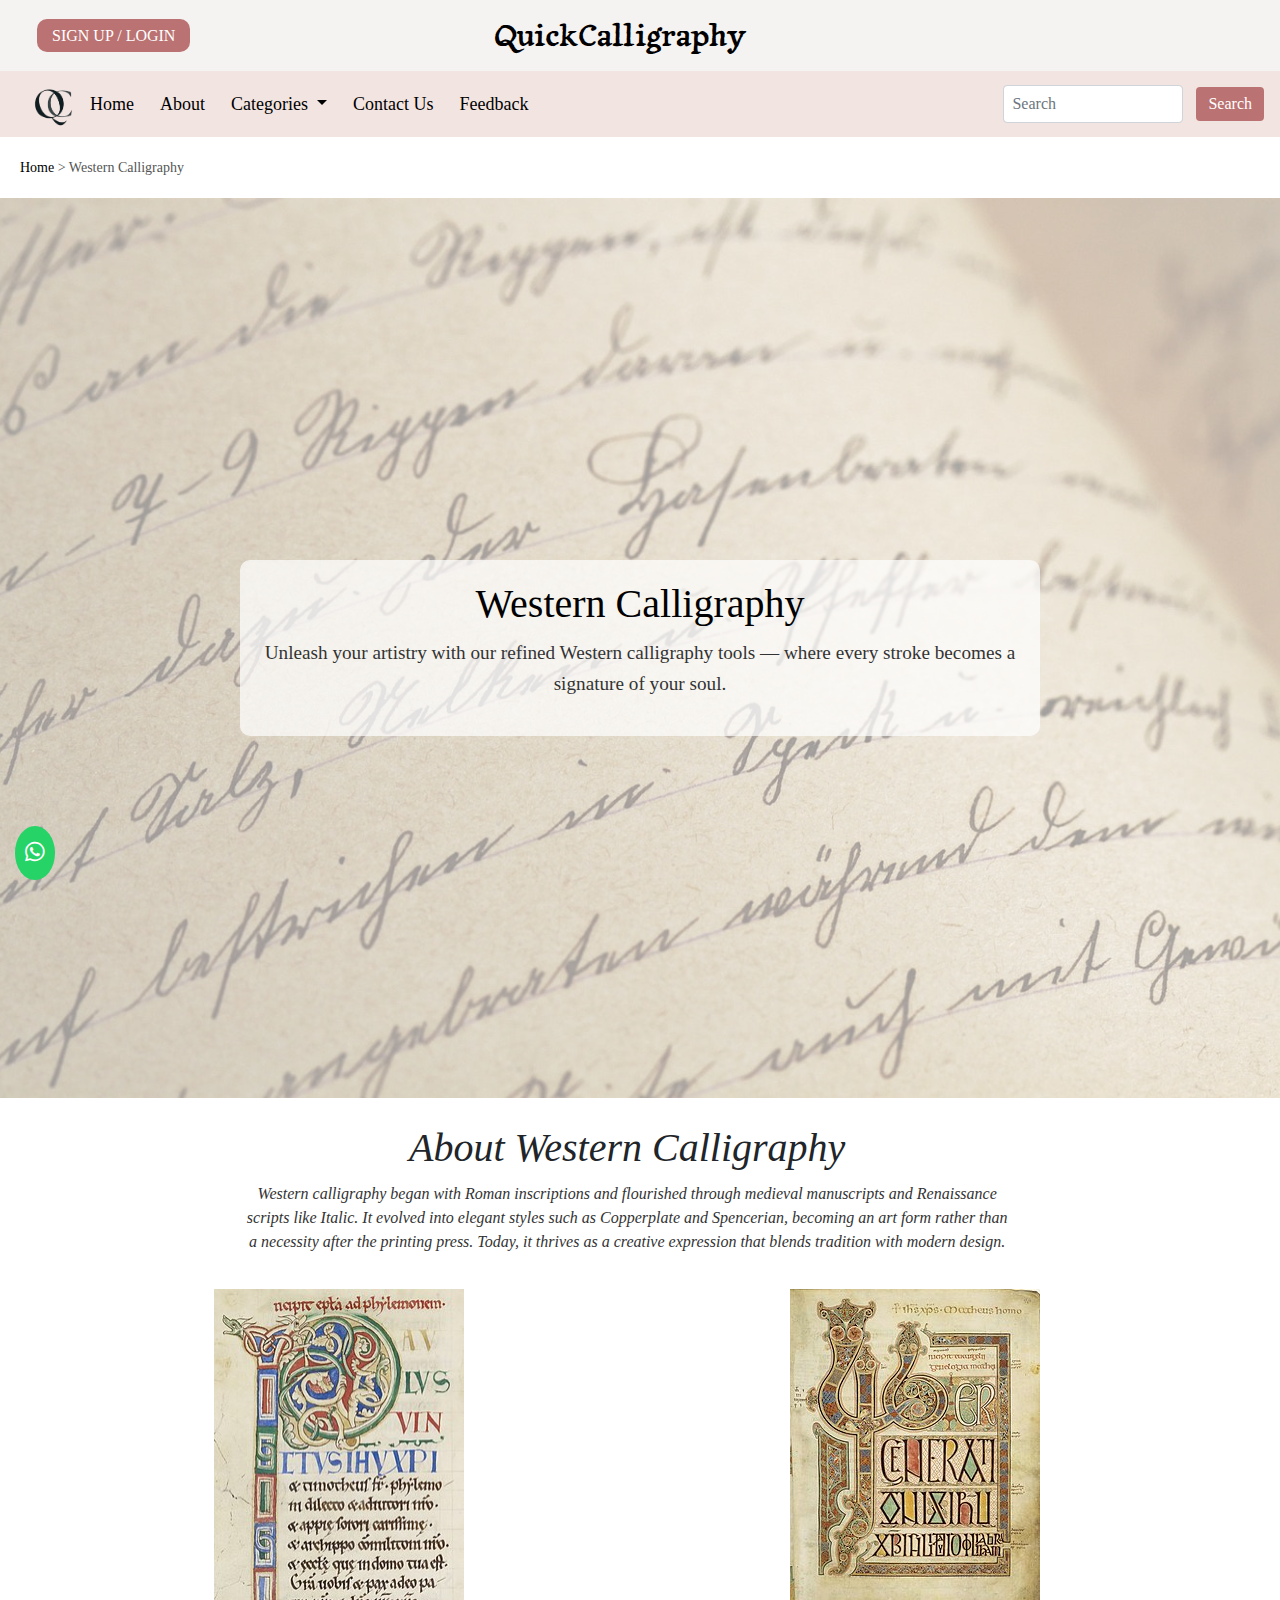
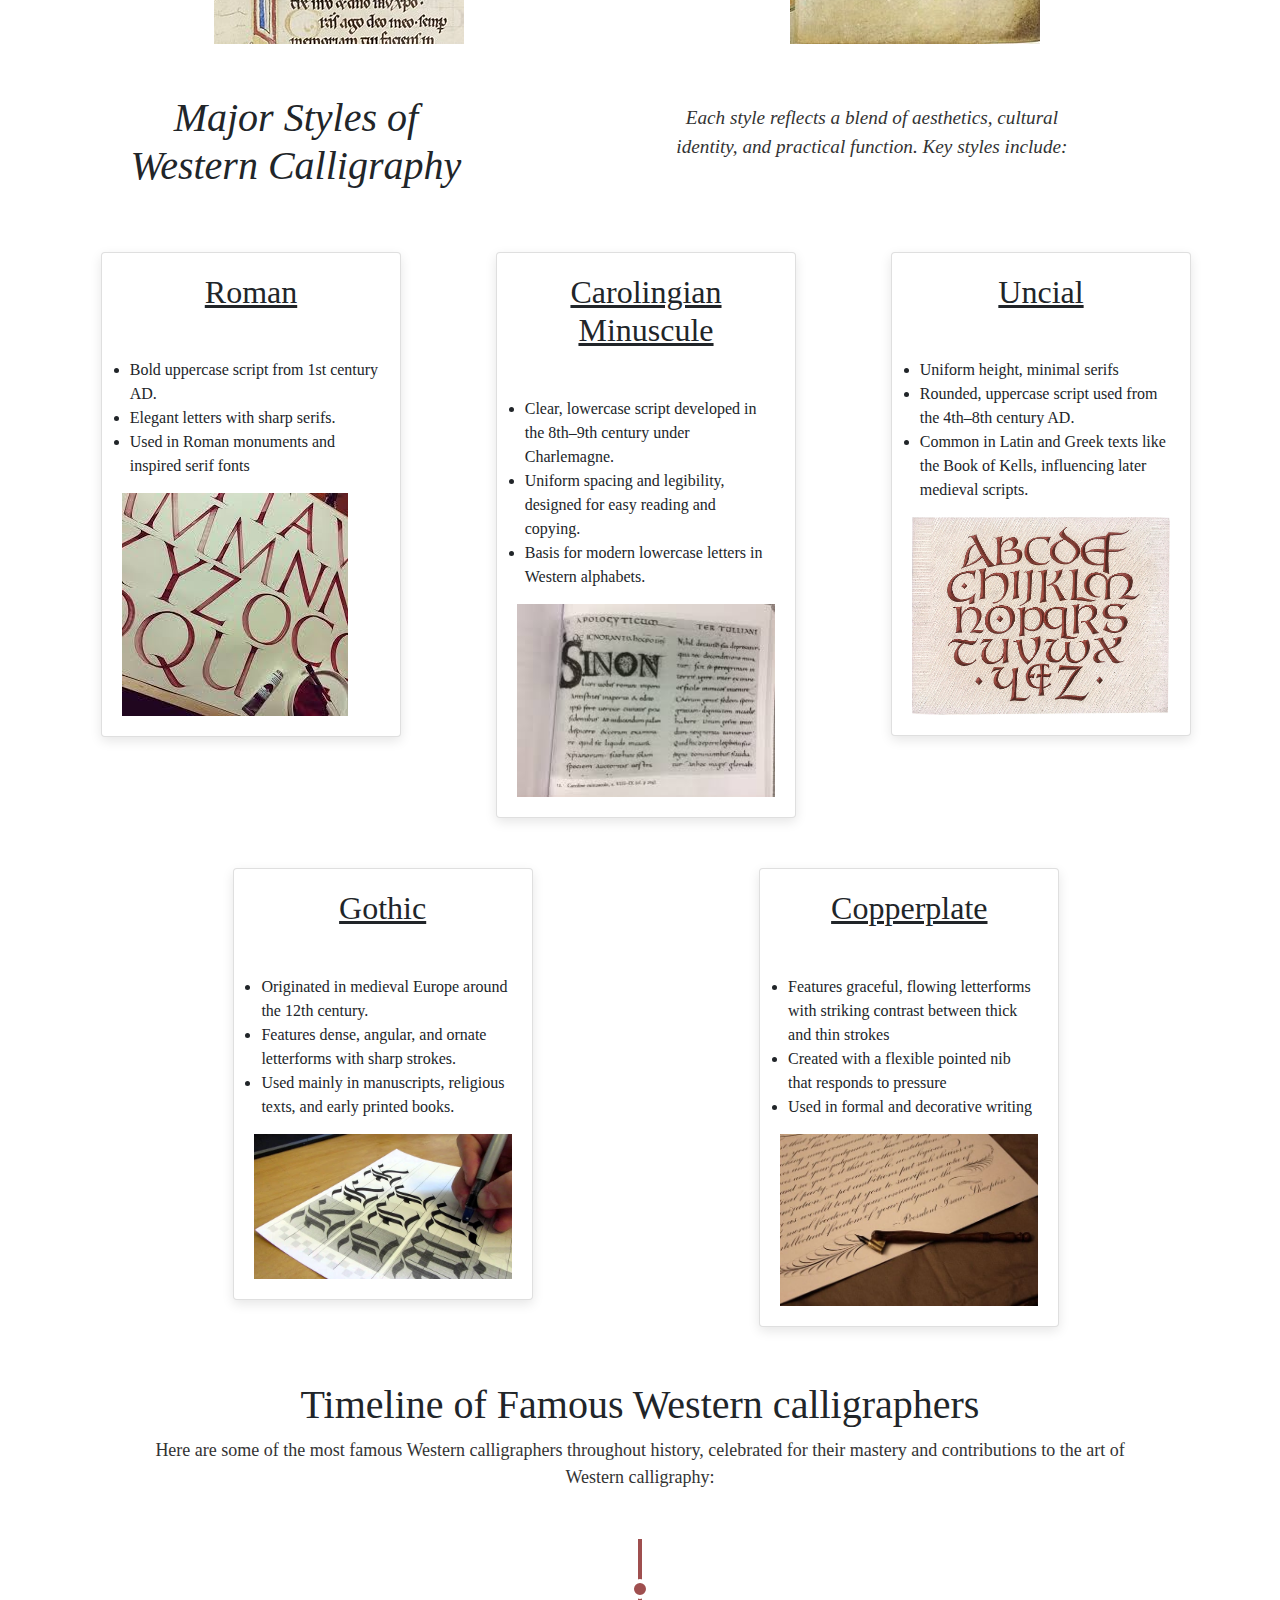
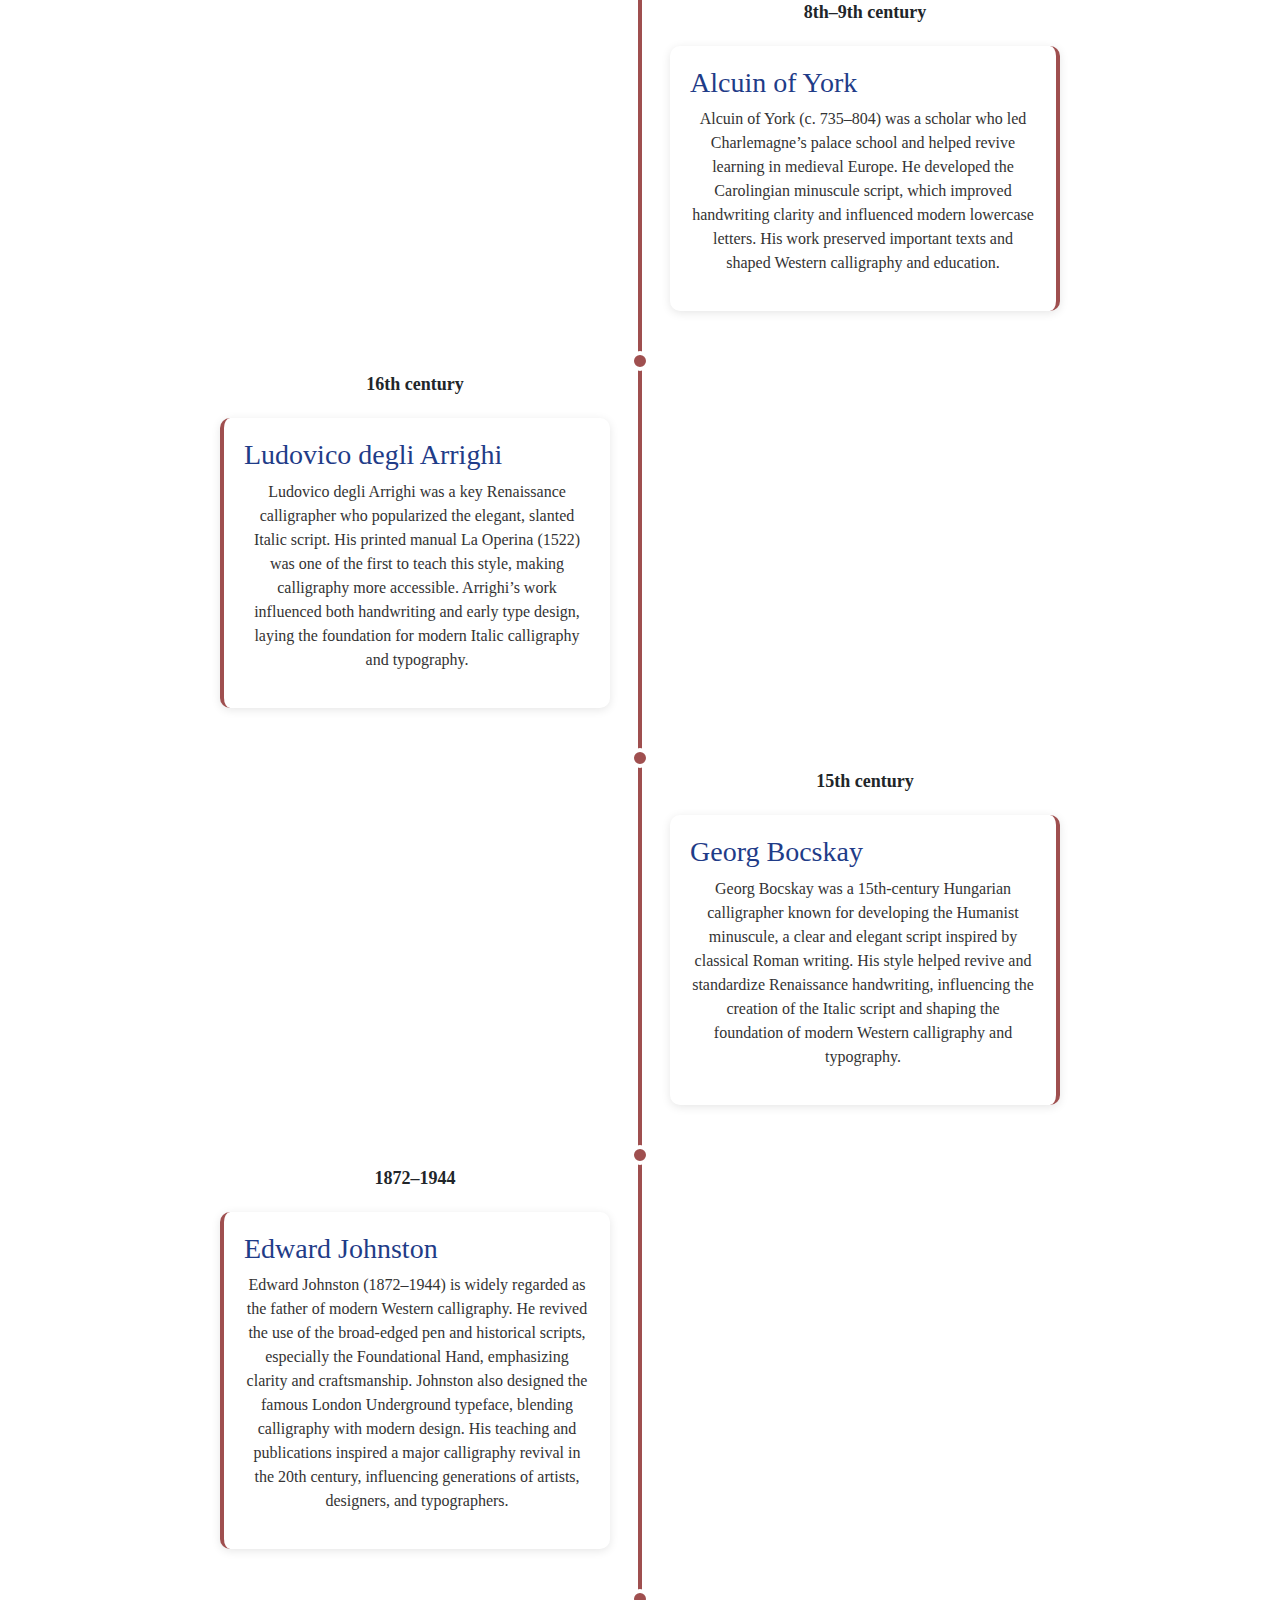
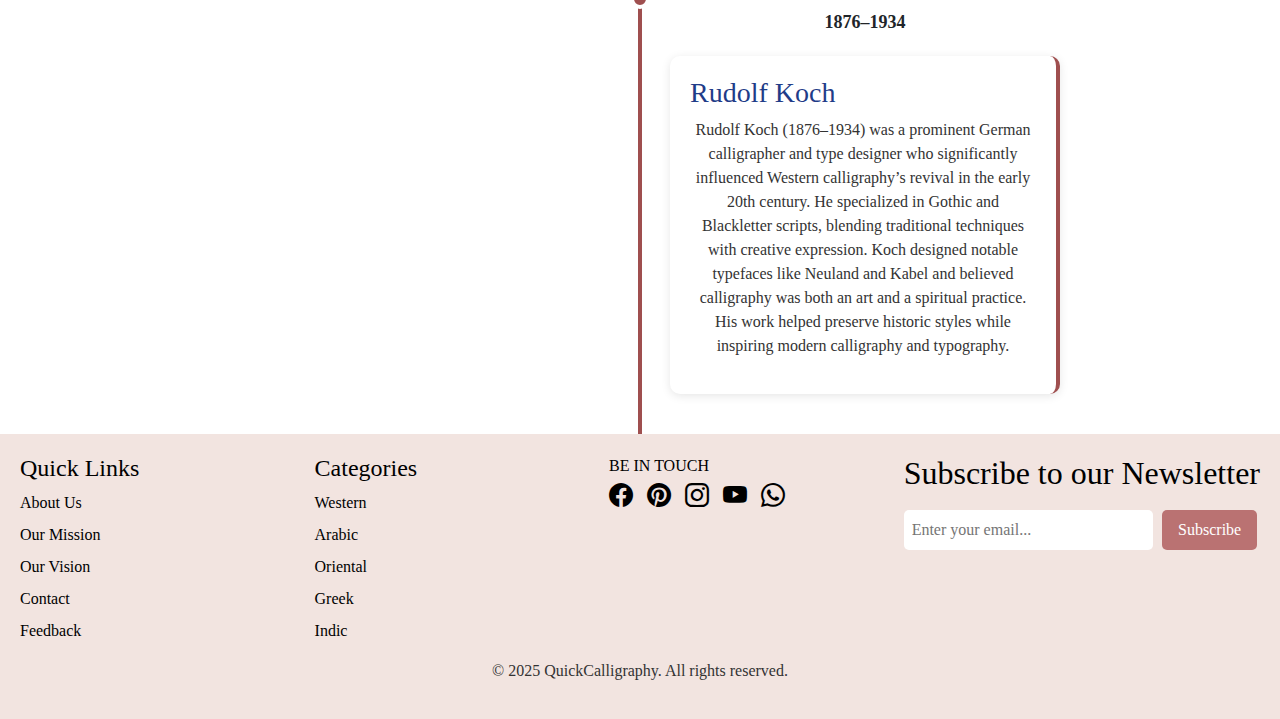
<file: western.html>
<!DOCTYPE html>
<html lang="en">

<head>
  <meta charset="UTF-8">
  <meta name="viewport" content="width=device-width, initial-scale=1.0">
  <title>QuickCalligraphy - Home</title>
  <link rel="shortcut icon" href="logo.png" type="image/x-icon">
  <link rel="stylesheet" href="western.css">
  <!-- Bootstrap CDN -->
  <link rel="stylesheet" href="https://maxcdn.bootstrapcdn.com/bootstrap/4.5.2/css/bootstrap.min.css">
  <!-- Bootstrap Icons  -->
  <link rel="stylesheet" href="https://cdn.jsdelivr.net/npm/bootstrap-icons@1.13.1/font/bootstrap-icons.min.css">
  <!-- Font Awesome for icons -->
  <link rel="stylesheet" href="https://cdnjs.cloudflare.com/ajax/libs/font-awesome/6.0.0/css/all.min.css">
</head>

<body>

    <!-- Top Navbar (Logo & Search) -->
    <nav class="top-navbar d-flex  align-items-center px-4 py-2">
      <div class="btn"><a href="form.html" id="loginBtn">SIGN UP / LOGIN</a></div>
      <div class="logo site-title ">
          <a class="navbar-brand " href="#">QuickCalligraphy</a>
      </div>
  </nav>

 
  <!-- Main Navbar -->
<nav class="main-navbar navbar navbar-expand-lg navbar-light sticky-top">
  <img src="images/logo.jpg" alt="Logo" height="50" class="d-lg-block ml-3">
  
  <button class="navbar-toggler ml-auto" type="button" data-toggle="collapse" data-target="#mainNav" aria-controls="mainNav" aria-expanded="false" aria-label="Toggle navigation">
      <span class="navbar-toggler-icon"></span>
  </button>

  <div class="collapse navbar-collapse justify-content-between" id="mainNav">
      <ul class="navbar-nav">
          <li class="nav-item"><a class="nav-link" href="index.html">Home</a></li>
          <li class="nav-item"><a class="nav-link" href="about.html">About</a></li>
          <li class="nav-item dropdown">
              <a class="nav-link dropdown-toggle" href="#" id="categoriesDropdown" role="button" data-toggle="dropdown" aria-haspopup="true" aria-expanded="false">
                  Categories
              </a>
              <div class="dropdown-menu" aria-labelledby="categoriesDropdown">
                  <a class="dropdown-item" href="western.html">Western</a>
                  <a class="dropdown-item" href="arabic.html">Arabic</a>
                  <a class="dropdown-item" href="oriental.html">Oriental</a>
              </div>
          </li>
          <li class="nav-item"><a class="nav-link" href="contact.html">Contact Us</a></li>
          <li class="nav-item"><a class="nav-link" href="feedback.html">Feedback</a></li>
      </ul>
      <form class="form-inline my-2 my-lg-0" id="searchForm">
          <input class="form-control mr-sm-2" type="search" placeholder="Search" id="searchInput">
          <button class="btn my-2 my-sm-0" type="submit" id="searchBtn">Search</button>
      </form>
  </div>
</nav>
  <div class="breadcrumbs">
      <a href="index.html">Home</a> &gt; Western Calligraphy
  </div>
   
   <!-- content -->
   <div class="background-container">
    <div class="content">
        <h1>Western Calligraphy</h1>
        <p>Unleash your artistry with our refined Western calligraphy tools — where every stroke becomes a signature
            of your soul.</p>
    </div>
</div>
<!-- about -->
<div class="about-calli">
    <div class="main-text1">
        <h1> About Western Calligraphy</h1>
        <p>Western calligraphy began with Roman inscriptions and flourished through medieval manuscripts and
            Renaissance scripts like Italic. It evolved into elegant styles such as Copperplate and Spencerian,
            becoming an art form rather than a necessity after the printing press. Today, it thrives as a creative
            expression that blends tradition with modern design.
        </p>
    </div>
        </div>
      <div class="images">
        <img src="images/wes1.jpg" alt="hoistory1">
        <img src="images/wes2.jpg" alt="history2">
      </div><br>

<!-- styles -->
<div class="Styles">
    <div class="main-text2">
        <h1>Major Styles of Western Calligraphy</h1>
        <p>Each style reflects a blend of aesthetics, cultural identity, and practical function. Key styles include:
        </p>
    </div><br><br>
    <div class="parent">
        <div class="Roman-Capitals">
            <div class="card">
                <h2><u>Roman</u></h2> <br>
                <ul class="features">
                    <li>Bold uppercase script from 1st century AD.</li>
                    <li>Elegant letters with sharp serifs.</li>
                    <li>Used in Roman monuments and inspired serif fonts</li>
                </ul>
                <div class="roman-image"> <img src="images/roman.jpg" class="rooman-image"></div>
            </div>
        </div>
        <div class="Carolingian-Capitals">
            <div class="card">
                <h2><u>Carolingian Minuscule</u></h2> <br>
                <ul class="features">
                    <li>Clear, lowercase script developed in the 8th–9th century under Charlemagne.</li>
                    <li>Uniform spacing and legibility, designed for easy reading and copying.</li>
                    <li>Basis for modern lowercase letters in Western alphabets.</li>
                </ul>
                <div class="Carolingian-image"> <img src="images/coroo.jpg" class="Carolingian-image"></div>
            </div>
        </div>
        <div class="Uncial-capitals">
            <div class="card">
                <h2><u>Uncial</u></h2> <br>
                <ul class="features">
                    <li>Uniform height, minimal serifs</li>
                    <li>Rounded, uppercase script used from the 4th–8th century AD.</li>
                    <li>Common in Latin and Greek texts like the Book of Kells, influencing later medieval scripts.
                    </li>
                </ul>
                <div class="uncial-image"> <img src="images/uncial.jpg" class="uncial-image"></div>
            </div>
        </div>
    </div>
    <div class="parent1">

        <div class="Gothic-container">
            <div class="card">
                <h2><u>Gothic</u></h2> <br>
                <ul class="features">
                    <li>Originated in medieval Europe around the 12th century.</li>
                    <li>Features dense, angular, and ornate letterforms with sharp strokes.</li>
                    <li>Used mainly in manuscripts, religious texts, and early printed books.</li>
                </ul>
                <div class="Gothic-image"> <img src="images/gothic.jpg" class="Gothic-image"></div>
            </div>
        </div>
        <div class="Copperplate-container">
            <div class="card">
                <h2><u>Copperplate</u></h2> <br>
                <ul class="features">
                    <li>Features graceful, flowing letterforms with striking contrast between thick and thin strokes
                    </li>
                    <li>Created with a flexible pointed nib that responds to pressure</li>
                    <li>Used in formal and decorative writing</li>
                </ul>
                <div class="Copperplate-image"> <img src="images/copperr.jpg" class="Copperplate-image"></div>
            </div>
        </div>
    </div><br><br>
    <!-- Timme line -->
    <div class="main-text3">
        <h1>Timeline of Famous Western calligraphers</h1>
        <p class="timeline-text">Here are some of the most famous Western calligraphers throughout history,
            celebrated for their mastery and contributions to the art of Western calligraphy:</p>
    </div> <br><br>
    <div class="timeline">
        <div class="timeline-item right">
            <div class="date">8th–9th century</div>
            <div class="timeline-content">
                <h3>Alcuin of York </h3>
                <p>Alcuin of York (c. 735–804) was a scholar who led Charlemagne’s palace school and helped revive
                    learning in medieval Europe. He developed the Carolingian minuscule script, which improved
                    handwriting clarity and influenced modern lowercase letters. His work preserved important texts
                    and shaped Western calligraphy and education.</p>
            </div>
        </div>
        <div class="timeline-item left">
            <div class="date">16th century</div>
            <div class="timeline-content">
                <h3>Ludovico degli Arrighi</h3>
                <p>Ludovico degli Arrighi was a key Renaissance calligrapher who popularized the elegant, slanted
                    Italic script. His printed manual La Operina (1522) was one of the first to teach this style,
                    making calligraphy more accessible. Arrighi’s work influenced both handwriting and early type
                    design, laying the foundation for modern Italic calligraphy and typography. </p>
            </div>
        </div>
        <div class="timeline-item right">
            <div class="date">15th century</div>
            <div class="timeline-content">
                <h3>Georg Bocskay</h3>
                <p>Georg Bocskay was a 15th-century Hungarian calligrapher known for developing the Humanist
                    minuscule, a clear and elegant script inspired by classical Roman writing. His style helped
                    revive and standardize Renaissance handwriting, influencing the creation of the Italic script
                    and shaping the foundation of modern Western calligraphy and typography.</p>
            </div>
        </div>
        <div class="timeline-item left">
            <div class="date">1872–1944</div>
            <div class="timeline-content">
                <h3>Edward Johnston</h3>
                <p>Edward Johnston (1872–1944) is widely regarded as the father of modern Western calligraphy. He
                    revived the use of the broad-edged pen and historical scripts, especially the Foundational Hand,
                    emphasizing clarity and craftsmanship. Johnston also designed the famous London Underground
                    typeface, blending calligraphy with modern design. His teaching and publications inspired a
                    major calligraphy revival in the 20th century, influencing generations of artists, designers,
                    and typographers.</p>
            </div>
        </div>
        <div class="timeline-item right">
            <div class="date">1876–1934</div>
            <div class="timeline-content">
                <h3>Rudolf Koch</h3>
                <p>Rudolf Koch (1876–1934) was a prominent German calligrapher and type designer who significantly
                    influenced Western calligraphy’s revival in the early 20th century. He specialized in Gothic and
                    Blackletter scripts, blending traditional techniques with creative expression. Koch designed
                    notable typefaces like Neuland and Kabel and believed calligraphy was both an art and a
                    spiritual practice. His work helped preserve historic styles while inspiring modern calligraphy
                    and typography. </p>
            </div>
        </div>
    </div>


  <!-- Footer Section -->

  <footer>
    <div class="footer-columns">
      <div>
        <h4>Quick Links</h4>
        <ul>
          <li><a href="about.html">About Us</a></li>
          <li><a href="about.html">Our Mission</a></li>
          <li><a href="about.html">Our Vision</a></li>
          <li><a href="contact.html">Contact</a></li>
          <li><a href="feedback.html">Feedback</a></li>
        </ul>
      </div>
      <div>
        <h4>Categories</h4>
        <ul>
          <li><a href="western.html">Western</a></li>
          <li><a href="arabic.html">Arabic</a></li>
          <li><a href="oriental.html">Oriental</a></li>
          <li><a href="greek.html">Greek</a></li>
          <li><a href="indic.html">Indic</a></li>
        </ul>
      </div>
      <div class="footer-icons">
        <div>BE IN TOUCH</div>
        <a href="https://www.facebook.com/" target="_blank"><i class="bi bi-facebook"></i></a>
        <a href="https://www.pinterest.com/" target="_blank"><i class="bi bi-pinterest"></i></a>
        <a href="https://www.instagram.com/" target="_blank"><i class="bi bi-instagram"></i></a>
        <a href="https://www.youtube.com/" target="_blank"><i class="bi bi-youtube"></i></a>
        <a href="https://api.whatsapp.com/send?phone=+923124186159" target="_blank"><i class="bi bi-whatsapp"></i></a>
      </div>

      <section class="newsletter">
        <h2>Subscribe to our Newsletter</h2>
        <form>
          <input type="email" placeholder="Enter your email..." required>
          <button type="submit">Subscribe</button>
        </form>
      </section>
    </div>
    <p>&copy; 2025 QuickCalligraphy. All rights reserved.</p>
  </footer>

  <!-- Scroll to Top Button -->

  <button id="scrollToTopBtn"><i class="fas fa-arrow-up"></i></button>

  <!-- WhatsApp Button -->
  <a href="https://wa.me/1234567890" target="_blank" class="whatsapp-button">
    <i class="fab fa-whatsapp"></i>
  </a>

  <!-- Scripts -->
  <script src="https://code.jquery.com/jquery-3.5.1.slim.min.js"></script>
  <script src="https://cdn.jsdelivr.net/npm/bootstrap@4.5.2/dist/js/bootstrap.bundle.min.js"></script>
  <script src="script.js"></script>
</body>

</html>
</file>
<file: home.css>
/* ========== BASE STYLES ========== */
@import url('https://fonts.googleapis.com/css2?family=Tagesschrift&display=swap');

body {
    font-family: 'Quicksand', sans-serif;
    margin: 0;
    padding: 0;
    box-sizing: border-box;
}

.main-navbar {
    background-color: #f2e4e0;
    display: flex;
    flex-wrap: wrap;
    align-items: center;
    justify-content: space-between;
}

.top-navbar {
    background-color: #f5f3f2;
    display: flex;
    flex-wrap: wrap;
    align-items: center;
    justify-content: space-between;

}

.site-title {
    margin-right: 500px;
}

.site-title a {
    font-size: 30px;
    font-weight: 500;
    font-family: "Tagesschrift", system-ui;
}

.site-title a:hover {
    color: #9f4f4f;
}

.top-navbar a,
.main-navbar a {
    color: black;
    text-decoration: none;
    margin-right: 10px;
}

.main-navbar .nav-link,
.main-navbar {
    color: black !important;
    font-weight: 500;
    font-size: 18px;
}

.main-navbar .nav-link:hover,
.main-navbar .navbar-brand:hover {
    color: #7c3b37 !important;
    transition: 0.7s ease;
}

.navbar-brand {
    font-family: 'Great Vibes', cursive;
    font-size: 1.8rem;
    /* color: white; */
}


.dropdown-menu {
    background-color: #f3e5f5;
}

.dropdown-item {
    color: black
}

.dropdown-item:hover {
    color: #7c3b37;
    font-weight: 600;
}

.btn a {
    background-color: #ba7272;
    color: white;
    padding: 5px 12px;
    border-radius: 5px;
}

#searchForm {
    display: flex;
    align-items: center;
    gap: 5px;
}

#searchForm input {
    width: 180px;
    padding: 4px 8px;
}

#searchBtn {
    background-color: #ba7272;
    color: white;
    border: none;
    padding: 5px 12px;
    border-radius: 4px;
}

#searchBtn:hover {
    background-color: #9f4f4f;
    color: black;
    transition: 0.7s ease;
}

#loginBtn {
    background-color: #ba7272;
    color: white;
    padding: 8px 15px;
    border-radius: 10px;

}

#loginBtn a {
    text-decoration: none;
}

#loginBtn:hover {
    text-decoration: none;
    background-color: #9f4f4f;
    color: black;
    transition: 0.7s ease;
}

/* Carousel */
.carousel-inner img {
    height: 500px;
    object-fit: cover;
  }


  .product-section {
    padding: 40px;
    background-color: #fef8f6;
  }
  
  .card-container {
    display: flex;
    gap: 20px;
    flex-wrap: wrap;
    justify-content: center;
  }
  
  .product-card {
    background: #fff;
    border: 1px solid #ddd;
    border-radius: 10px;
    width: 233px;
    padding: 15px;
    text-align: center;
    box-shadow: 0 2px 8px rgba(0, 0, 0, 0.1);
    transition: 0.7s ease;
    display: flex;
    flex-direction: column;
    justify-content: space-between;
    height: 450px;
    /* Optional: Fix card height if you want uniform cards */
  }
  
  .product-card img {
    width: 100%;
    height: 180px;
    /* Set a fixed height */
    object-fit: cover;
    /* Ensures the image covers the area without distortion */
    border-radius: 5px;
  }
  
  .product-card:hover {
    transform: translateY(-5px);
  }
  
  
  .product-card h3 {
    margin-top: 10px;
    color: #333;
    font-size: 22px;
    font-weight: 600;
  }
  
  .product-card p {
    color: #666;
  }
  
  .product-card a {
    margin-top: 10px;
    padding: 10px 20px;
    font-weight: 600;
    background-color: #ba7272;
    color: white;
    text-decoration: none;
    border-radius: 5px;
  }
  
  .product-card a:hover {
    background-color: #9f4f4f;
    transition: 0.7s ease;
    transform: translateY(-5px);
  }

  .about-header {
    background-color: #f7f1e8;
    color: black;
    text-align: center;
    padding: 40px 20px;
  }
  
  .about-header h1 {
    margin: 0;
    font-size: 50px;
    font-family: 'Brush Script MT', cursive;
  }
  
  .about-header p {
    color: #333;
  }
  
  .testimonials {
    display: flex;
    flex-wrap: wrap;
    justify-content: center;
    gap: 30px;
    padding: 50px 20px;
  }
  
  .testimonial-card {
    background: #fff;
    border-radius: 12px;
    box-shadow: 0 5px 15px rgba(0, 0, 0, 0.1);
    padding: 30px;
    width: 250px;
    text-align: center;
    height: 350px;
    position: relative;
  }
  
  .testimonial-card:hover {
    transition: 0.7s ease;
    transform: translateY(-5px);
  }
  
  .testimonial-card h3 {
    font-size: 20px;
    margin-bottom: 10px;
    font-weight: bold;
  }
  
  .testimonial-card .stars {
    color: #ffb400;
    font-size: 18px;
    margin-bottom: 15px;
  }
  
  .testimonial-card p {
    font-style: italic;
    color: #333;
    font-size: 16px;
    line-height: 1.6;
  }
  
  .testimonial-card::before {
    content: "“";
    font-size: 50px;
    position: absolute;
    top: 10px;
    left: 20px;
    color: #ccc;
  }
  
  .testimonial-card::after {
    content: "”";
    font-size: 50px;
    position: absolute;
    bottom: 10px;
    right: 20px;
    color: #ccc;
  }
  
  .testimonial-author {
    margin-top: 20px;
    font-weight: bold;
    color: #8B0000;
  }
  /* @media (max-width: 600px) {
    .container {
        padding: 20px 8px;
    }
    h1 {
        font-size: 2em;
    }
  } */

  footer {
    background-color: #f2e4e0;
    color: black;
    padding: 20px;
}

footer p{
    text-align: center;
}

.footer-columns {
    display: flex;
    flex-wrap: wrap;
    justify-content: space-between;
    gap: 20px;
}

.footer-columns div {
    flex: 1 1 200px;
}

.footer-columns ul {
    list-style: none;
    padding-left: 0;
}

.footer-columns ul li {
    margin-bottom: 8px;
}

.footer-columns ul li a {
    color: black;
    text-decoration: none;
}

.footer-columns ul li a:hover{
    color: #9f4f4f;
}

.footer-icons a {
    font-size: 1.5rem;
    color: black;
    margin-right: 10px;
}

.footer-icons a:hover{
    color: #9f4f4f;
}

.newsletter input {
    padding: 8px;
    width: 70%;
    border-radius: 5px;
    border: none;
    margin-top: 10px;
}

.newsletter button {
    padding: 8px 16px;
    margin-left: 5px;
    background-color: #ba7272;
    color: white;
    border: none;
    border-radius: 5px;
}

.newsletter button:hover{
    background-color: #9f4f4f;
    color: black;
    transition: 0.7s ease;
}

#scrollToTopBtn {
    position: fixed;
    bottom: 20px;
    right: 15px;
    background-color: #ba7272;
    color: white;
    border: none;
    padding: 10px 12px;
    border-radius: 50%;
    font-size: 1rem;
    cursor: pointer;
    display: none;
    z-index: 100;
}

#scrollToTopBtn:hover{
    background-color: #9f4f4f;
    color: black;
    transition: 0.7s ease;
}

.whatsapp-button {
    position: fixed;
    bottom: 20px;
    left: 15px;
    background-color: #25d366;
    color: white;
    border-radius: 50%;
    padding: 10px;
    font-size: 1.4rem;
    z-index: 100;
}

/* ========== RESPONSIVE STYLES ========== */

/* Small Devices (phones, less than 600px) */
@media (max-width: 600px) {
    .site-title {
      margin-right: 0;
      text-align: center;
      width: 100%;
    }
  
    .top-navbar,
    .main-navbar {
      flex-direction: column;
      align-items: center;
      padding: 10px 0;
    }
  
    #searchForm {
      flex-direction: column;
      width: 100%;
      align-items: stretch;
      padding: 10px 0;
    }
  
    #searchForm input,
    #searchBtn {
      width: 90%;
      margin: 5px auto;
    }
  
    #loginBtn {
      margin-top: 10px;
    }
  
    .footer-columns {
      flex-direction: column;
      align-items: center;
    }
  
    .newsletter input {
      width: 80%;
      margin: 10px 0;
    }
  
    .newsletter button {
      width: 50%;
      margin: 10px auto;
      display: block;
    }
  }
  
  /* Medium Devices (tablets, 601px to 991px) */
  @media (max-width: 991px) {
    .main-navbar {
      flex-direction: column;
      align-items: flex-start;
      padding: 1rem;
    }
  
    .main-navbar .navbar-collapse {
      width: 100%;
      /* background-color: #fff; */
      background-color: #fff4f0;
      padding: 1rem;
      border-top: 1px solid #ccc;
    }
  
    .main-navbar .navbar-nav {
      flex-direction: column;
      width: 100%;
    }
  
    .main-navbar .form-inline {
      flex-direction: column;
      width: 100%;
    }
  
    .main-navbar .form-inline input,
    .main-navbar .form-inline button {
      width: 100%;
      margin: 0.25rem 0;
    }
  
    .top-navbar {
      flex-direction: column;
      text-align: center;
    }
  
    .site-title {
      margin-right: 0;
    }
  
    #searchForm {
      width: 100%;
    }
  
    #searchForm input {
      width: 90%;
    }
  
    #loginBtn {
      margin-top: 10px;
    }
  
    .footer-columns {
      flex-direction: column;
      align-items: center;
    }
  
    .newsletter input {
      width: 80%;
    }
  
    .newsletter button {
      width: 50%;
      margin-top: 10px;
    }
  }


/* Make sure overlay is behind popup but above navbar */
.overlay-popup {
  display: none;
  position: fixed;
  top: 0;
  left: 0;
  height: 100%;
  width: 100%;
  background: rgba(0, 0, 0, 0.6);
  z-index: 9999; /* Higher than navbar */
}

/* Popup should appear above everything */
.form-popup {
  display: none;
  position: fixed;
  top: 50%;
  left: 50%;
  transform: translate(-50%, -50%);
  z-index: 10000; /* Must be higher than overlay & navbar */
  background-color: #fff;
  padding: 20px;
  border-radius: 12px;
  width: 90%;
  max-width: 400px;
  box-shadow: 0 0 20px rgba(0, 0, 0, 0.5);
}

.form-popup-content {
  text-align: center;
}

.form-popup-content input,
.form-popup-content button {
  width: 100%;
  margin-top: 10px;
  padding: 10px;
  font-size: 1rem;
}

.form-popup-content button {
  background-color: #ba7272;
  color: white;
  border: none;
  cursor: pointer;
  border-radius: 5px;
}

.form-popup-content button:hover {
  background-color: #9f4f4f;
  transition: 0.3s ease;
}

body.popup-open {
  overflow: hidden;
}

.close-btn {
  position: absolute;
  top: 0px;
  right: 5px;
  font-size: 24px;
  color: #333;
  cursor: pointer;
}

/* Responsive tweaks */
@media screen and (max-width: 480px) {
  .form-popup {
    width: 90%;
    padding: 15px;
  }

  .form-popup-content input,
  .form-popup-content button {
    font-size: 0.95rem;
  }

  .close-btn {
    top: 5px;
    right: 10px;
    font-size: 20px;
  }
}





/* ======= Popup Inner Content Responsiveness ======= */

/* Mobile: Up to 480px */
@media screen and (max-width: 480px) {
  .form-popup-content img {
    height: 100px;
    object-fit: cover;
    margin-bottom: 10px;
    border-radius: 5px;
  }

  .form-popup-content h3 {
    font-size: 1.1rem;
    margin-bottom: 8px;
  }

  .form-popup-content input,
  .form-popup-content button {
    font-size: 0.85rem;
    padding: 8px;
    margin-top: 8px;
  }

  .form-popup-content button {
    border-radius: 4px;
  }
}

/* Tablet: 481px to 767px */
@media screen and (min-width: 481px) and (max-width: 767px) {
  .form-popup-content img {
    height: 120px;
    margin-bottom: 12px;
  }

  .form-popup-content h3 {
    font-size: 1.3rem;
    margin-bottom: 10px;
  }

  .form-popup-content input,
  .form-popup-content button {
    font-size: 0.95rem;
    padding: 9px;
  }
}

/* Small Desktop: 768px to 991px */
@media screen and (min-width: 768px) and (max-width: 991px) {
  .form-popup-content img {
    height: 140px;
  }

  .form-popup-content h3 {
    font-size: 1.4rem;
  }

  .form-popup-content input,
  .form-popup-content button {
    font-size: 1rem;
    padding: 10px;
  }
}

/* Desktop: 992px and up */
@media screen and (min-width: 992px) {
  .form-popup-content img {
    height: 160px;
  }

  .form-popup-content h3 {
    font-size: 1.5rem;
  }

  .form-popup-content input,
  .form-popup-content button {
    font-size: 1rem;
    padding: 12px;
  }
}
</file>
<file: about.css>
/* ========== BASE STYLES ========== */
@import url('https://fonts.googleapis.com/css2?family=Tagesschrift&display=swap');

body {
    font-family: 'Quicksand', sans-serif;
    margin: 0;
    padding: 0;
    box-sizing: border-box;
}

.main-navbar {
    background-color: #f2e4e0;
    display: flex;
    flex-wrap: wrap;
    align-items: center;
    justify-content: space-between;
}

.top-navbar {
    background-color: #f5f3f2;
    display: flex;
    flex-wrap: wrap;
    align-items: center;
    justify-content: space-between;

}

.site-title {
    margin-right: 500px;
}

.site-title a {
    font-size: 30px;
    font-weight: 500;
    font-family: "Tagesschrift", system-ui;
}

.site-title a:hover {
    color: #9f4f4f;
}

.top-navbar a,
.main-navbar a {
    color: black;
    text-decoration: none;
    margin-right: 10px;
}

.main-navbar .nav-link,
.main-navbar {
    color: black !important;
    font-weight: 500;
    font-size: 18px;
}

.main-navbar .nav-link:hover,
.main-navbar .navbar-brand:hover {
    color: #7c3b37 !important;
    transition: 0.7s ease;
}

.navbar-brand {
    font-family: 'Great Vibes', cursive;
    font-size: 1.8rem;
    /* color: white; */
}


.dropdown-menu {
    background-color: #f3e5f5;
}

.dropdown-item {
    color: black
}

.dropdown-item:hover {
    color: #7c3b37;
    font-weight: 600;
}

.btn a {
    background-color: #ba7272;
    color: white;
    padding: 5px 12px;
    border-radius: 5px;
}

#searchForm {
    display: flex;
    align-items: center;
    gap: 5px;
}

#searchForm input {
    width: 180px;
    padding: 4px 8px;
}

#searchBtn {
    background-color: #ba7272;
    color: white;
    border: none;
    padding: 5px 12px;
    border-radius: 4px;
}

#searchBtn:hover {
    background-color: #9f4f4f;
    color: black;
    transition: 0.7s ease;
}

#loginBtn {
    background-color: #ba7272;
    color: white;
    padding: 8px 15px;
    border-radius: 10px;

}

#loginBtn a {
    text-decoration: none;
}

#loginBtn:hover {
    text-decoration: none;
    background-color: #9f4f4f;
    color: black;
    transition: 0.7s ease;
}

.breadcrumbs {
    margin: 20px;
    font-size: 14px;
    color: #555;
}

.breadcrumbs a {
    color: black;
}

.breadcrumbs a:hover {
    text-decoration: none;
    color: #9f4f4f;
}
/* about us  */
.container {
    max-width: 800px;
    height: 1000px;
    margin: 40px auto;
    background: #fff;
    border-radius: 10px;
    box-shadow: 0 4px 16px rgba(0,0,0,0.07);
    padding: 40px 30px;
    margin-left: 30px;
  }
  h1 {
    font-family: 'Brush Script MT', cursive, sans-serif;
    font-size: 2.8em;
    color: black;
    margin-bottom: 10px;
  }
  h2 {
    color: #ae4f4f;
    margin-top: 30px;
  }
  p {
    line-height: 1.7;
    margin-bottom: 18px;
  }
  .list{
    list-style-type: none;
  }
  .highlight {
    font-weight: bold;
  }
  .team {
    margin-top: 30px;
  }
  .team-member {
    display: flex;
    align-items: center;
    margin-bottom: 15px;
  }
  .team-member img {
    width: 60px;
    height: 60px;
    border-radius: 50%;
    margin-right: 15px;
    border: 2px solid #d7ccc8;
  }
  .about-header {
    background-color: #f7f1e8;
    color: white;
    text-align: center;
    padding: 40px 20px;
  }
  
  .about-header h1 {
    margin: 0;
    font-size: 50px;
    font-family: 'Brush Script MT', cursive;
  }
  
  .about-header p {
    color: #333;
  }
  
  .testimonials {
    display: flex;
    flex-wrap: wrap;
    justify-content: center;
    gap: 30px;
    padding: 50px 20px;
  }
  
  .testimonial-card {
    background: #fff;
    border-radius: 12px;
    box-shadow: 0 5px 15px rgba(0, 0, 0, 0.1);
    padding: 30px;
    width: 250px;
    text-align: center;
    height: 350px;
    position: relative;
  }
  
  .testimonial-card:hover {
    transition: 0.7s ease;
    transform: translateY(-5px);
  }
  
  .testimonial-card h3 {
    font-size: 20px;
    margin-bottom: 10px;
    font-weight: bold;
  }
  
  .testimonial-card .stars {
    color: #ffb400;
    font-size: 18px;
    margin-bottom: 15px;
  }
  
  .testimonial-card p {
    font-style: italic;
    color: #333;
    font-size: 16px;
    line-height: 1.6;
  }
  
  .testimonial-card::before {
    content: "“";
    font-size: 50px;
    position: absolute;
    top: 10px;
    left: 20px;
    color: #ccc;
  }
  
  .testimonial-card::after {
    content: "”";
    font-size: 50px;
    position: absolute;
    bottom: 10px;
    right: 20px;
    color: #ccc;
  }
  
  .testimonial-author {
    margin-top: 20px;
    font-weight: bold;
    color: #8B0000;
  }
  /* @media (max-width: 600px) {
    .container {
        padding: 20px 8px;
    }
    h1 {
        font-size: 2em;
    }
  } */

  footer {
    background-color: #f2e4e0;
    color: black;
    padding: 20px;
}

footer p{
    text-align: center;
}

.footer-columns {
    display: flex;
    flex-wrap: wrap;
    justify-content: space-between;
    gap: 20px;
}

.footer-columns div {
    flex: 1 1 200px;
}

.footer-columns ul {
    list-style: none;
    padding-left: 0;
}

.footer-columns ul li {
    margin-bottom: 8px;
}

.footer-columns ul li a {
    color: black;
    text-decoration: none;
}

.footer-columns ul li a:hover{
    color: #9f4f4f;
}

.footer-icons a {
    font-size: 1.5rem;
    color: black;
    margin-right: 10px;
}

.footer-icons a:hover{
    color: #9f4f4f;
}

.newsletter input {
    padding: 8px;
    width: 70%;
    border-radius: 5px;
    border: none;
    margin-top: 10px;
}

.newsletter button {
    padding: 8px 16px;
    margin-left: 5px;
    background-color: #ba7272;
    color: white;
    border: none;
    border-radius: 5px;
}

.newsletter button:hover{
    background-color: #9f4f4f;
    color: black;
    transition: 0.7s ease;
}

#scrollToTopBtn {
    position: fixed;
    bottom: 20px;
    right: 15px;
    background-color: #ba7272;
    color: white;
    border: none;
    padding: 10px 12px;
    border-radius: 50%;
    font-size: 1rem;
    cursor: pointer;
    display: none;
    z-index: 100;
}

#scrollToTopBtn:hover{
    background-color: #9f4f4f;
    color: black;
    transition: 0.7s ease;
}

.whatsapp-button {
    position: fixed;
    bottom: 20px;
    left: 15px;
    background-color: #25d366;
    color: white;
    border-radius: 50%;
    padding: 10px;
    font-size: 1.4rem;
    z-index: 100;
}

/* ========== RESPONSIVE STYLES ========== */

/* Small Devices (phones, less than 600px) */
@media (max-width: 600px) {
    .site-title {
      margin-right: 0;
      text-align: center;
      width: 100%;
    }
  
    .top-navbar,
    .main-navbar {
      flex-direction: column;
      align-items: center;
      padding: 10px 0;
    }
  
    #searchForm {
      flex-direction: column;
      width: 100%;
      align-items: stretch;
      padding: 10px 0;
    }
  
    #searchForm input,
    #searchBtn {
      width: 90%;
      margin: 5px auto;
    }
  
    #loginBtn {
      margin-top: 10px;
    }
  
    .footer-columns {
      flex-direction: column;
      align-items: center;
    }
  
    .newsletter input {
      width: 80%;
      margin: 10px 0;
    }
  
    .newsletter button {
      width: 50%;
      margin: 10px auto;
      display: block;
    }
  }
  
  /* Medium Devices (tablets, 601px to 991px) */
  @media (max-width: 991px) {
    .main-navbar {
      flex-direction: column;
      align-items: flex-start;
      padding: 1rem;
    }
  
    .main-navbar .navbar-collapse {
      width: 100%;
      /* background-color: #fff; */
      background-color: #fff4f0;
      padding: 1rem;
      border-top: 1px solid #ccc;
    }
  
    .main-navbar .navbar-nav {
      flex-direction: column;
      width: 100%;
    }
  
    .main-navbar .form-inline {
      flex-direction: column;
      width: 100%;
    }
  
    .main-navbar .form-inline input,
    .main-navbar .form-inline button {
      width: 100%;
      margin: 0.25rem 0;
    }
  
    .top-navbar {
      flex-direction: column;
      text-align: center;
    }
  
    .site-title {
      margin-right: 0;
    }
  
    #searchForm {
      width: 100%;
    }
  
    #searchForm input {
      width: 90%;
    }
  
    #loginBtn {
      margin-top: 10px;
    }
  
    .footer-columns {
      flex-direction: column;
      align-items: center;
    }
  
    .newsletter input {
      width: 80%;
    }
  
    .newsletter button {
      width: 50%;
      margin-top: 10px;
    }
  }
</file>
<file: arabic.css>
/* ========== BASE STYLES ========== */
@import url('https://fonts.googleapis.com/css2?family=Tagesschrift&display=swap');

body {
    font-family: 'Quicksand', sans-serif;
    margin: 0;
    padding: 0;
    box-sizing: border-box;
}

.main-navbar {
    background-color: #f2e4e0;
    display: flex;
    flex-wrap: wrap;
    align-items: center;
    justify-content: space-between;
}

.top-navbar {
    background-color: #f5f3f2;
    display: flex;
    flex-wrap: wrap;
    align-items: center;
    justify-content: space-between;

}

.site-title {
    margin-right: 500px;
}

.site-title a {
    font-size: 30px;
    font-weight: 500;
    font-family: "Tagesschrift", system-ui;
}

.site-title a:hover {
    color: #9f4f4f;
}

.top-navbar a,
.main-navbar a {
    color: black;
    text-decoration: none;
    margin-right: 10px;
}

.main-navbar .nav-link,
.main-navbar {
    color: black !important;
    font-weight: 500;
    font-size: 18px;
}

.main-navbar .nav-link:hover,
.main-navbar .navbar-brand:hover {
    color: #7c3b37 !important;
    transition: 0.7s ease;
}

.navbar-brand {
    font-family: 'Great Vibes', cursive;
    font-size: 1.8rem;
    /* color: white; */
}


.dropdown-menu {
    background-color: #f3e5f5;
}

.dropdown-item {
    color: black
}

.dropdown-item:hover {
    color: #7c3b37;
    font-weight: 600;
}

.btn a {
    background-color: #ba7272;
    color: white;
    padding: 5px 12px;
    border-radius: 5px;
}

#searchForm {
    display: flex;
    align-items: center;
    gap: 5px;
}

#searchForm input {
    width: 180px;
    padding: 4px 8px;
}

#searchBtn {
    background-color: #ba7272;
    color: white;
    border: none;
    padding: 5px 12px;
    border-radius: 4px;
}

#searchBtn:hover {
    background-color: #9f4f4f;
    color: black;
    transition: 0.7s ease;
}

#loginBtn {
    background-color: #ba7272;
    color: white;
    padding: 8px 15px;
    border-radius: 10px;

}

#loginBtn a {
    text-decoration: none;
}

#loginBtn:hover {
    text-decoration: none;
    background-color: #9f4f4f;
    color: black;
    transition: 0.7s ease;
}

.breadcrumbs {
    margin: 20px;
    font-size: 14px;
    color: #555;
}

.breadcrumbs a {
    color: black;
}

.breadcrumbs a:hover {
    text-decoration: none;
    color: #9f4f4f;
}

/* arabic calligraphy  */
/* content */
.content {
    margin-top: 5%;
    text-align: center;
    margin-left: 10%;
    display: flex;
    justify-content: space-around;
    width: 90%;
  
  }
  
  .content h1 {
    font-family: Georgia, 'Times New Roman', Times, serif;
    font-style: italic;
    font-size: 3.5em;
    margin-left: 10%;
    margin-top: 4%;
  }
  
  .content p {
    /* margin: 4px; */
    font-style: oblique;
    font-size: 1.4em;
    width: 130%;
    text-align: center;
    margin-right: 10%;
  
  }
  
  .arabic {
    margin-right: 00px;
    width: 130%;
  }
  
  .main-text {
    width: 70%;
    margin-top: 10%;
  }
  
  .main-image {
    width: 100%;
  }
  
  /* about calli */
  .about-calli {
    margin-top: 2%;
    text-align: center;
    margin-left: 4%;
    display: flex;
    justify-content: space-around;
    width: 90%;
    text-wrap: balance;
  }
  
  .about-calli h1 {
    font-family: Georgia, 'Times New Roman', Times, serif;
    font-style: italic;
  }
  
  .about-calli p {
    margin: 10px;
    font-style: oblique;
  }
  
  .historical {
    margin-left: 26%;
    width: 45%;
  }
  
  /* styles */
  .main-text2 {
    margin-top: 2%;
    text-align: center;
    margin-left: 4%;
    display: flex;
    justify-content: space-around;
    width: 90%;
    text-wrap: balance;
  }
  
  .main-text2 h1 {
    font-family: Georgia, 'Times New Roman', Times, serif;
    font-style: italic;
  }
  
  .main-text2 p {
    margin: 10px;
    font-style: oblique;
    font-size: larger;
  }
  
  .kufic-container {
    box-sizing: border-box;
  }
  
  body {
    font-family: Arial, sans-serif;
    margin: 0;
    background: #fff;
  
  }
  
  .card {
    width: 300px;
    margin: 2% 2%;
    border: 1px solid #ccc;
    border-radius: 10px;
    padding: 20px;
    background: white;
    box-shadow: 0 4px 12px rgba(0, 0, 0, 0.1);
  
  }
  
  .card h2 {
    margin-top: 0;
    text-align: center;
  }
  
  .features {
    margin: 15px 0;
    padding-left: 3%;
  }
  
  .kufic-image {
    width: 100%;
  }
  
  .naskh-image {
    width: 100%;
  }
  
  .thuluth-image {
    width: 100%;
  }
  
  .Ruqʿah-image {
    width: 100%;
  }
  
  .Diwani-image {
    width: 100%;
  }
  
  .parent {
    display: flex;
    justify-content: space-evenly;
    flex-wrap: wrap;
  }
  
  .parent1 {
    display: flex;
    justify-content: space-evenly;
    flex-wrap: wrap;
    margin-top: 3%;
  }
  
  /* timeline */
  body {
    font-family: Arial, sans-serif;
    background-color: #f9fbfd;
    margin: 0;
  }
  
  .main-text3 {
    text-align: center;
  }
  
  p {
    text-align: center;
    font-size: large;
  }
  
  .timeline {
    position: relative;
    max-width: 800px;
    margin: auto;
    padding: 20px 0;
  }
  
  .timeline::after {
    content: '';
    position: absolute;
    width: 4px;
    background-color: #9f4f4f;
    top: 0;
    bottom: 0;
    left: 50%;
    margin-left: -2px;
  }
  
  .timeline-item {
    padding: 20px 30px;
    position: relative;
    width: 50%;
  }
  
  .timeline-item.left {
    left: 0;
  }
  
  .timeline-item.right {
    left: 50%;
  }
  
  .timeline-item::before {
    content: '';
    position: absolute;
    top: 20px;
    width: 20px;
    height: 20px;
    border-radius: 50%;
    background-color: #9f4f4f;
    border: 4px solid white;
    z-index: 1;
  }
  
  .timeline-item.left::before {
    right: -10px;
  }
  
  .timeline-item.right::before {
    left: -10px;
  }
  
  .timeline-content {
    background: white;
    padding: 20px;
    border-radius: 10px;
    box-shadow: 0 2px 10px rgba(0, 0, 0, 0.1);
    position: relative;
    font-size: 1em;
  }
  
  .timeline-item.left .timeline-content {
    margin-left: auto;
    border-left: 4px solid #9f4f4f;;
  }
  
  .timeline-item.right .timeline-content {
    margin-right: auto;
    border-right: 4px solid #9f4f4f;;
  }
  
  .date {
    text-align: center;
    font-size: 18px;
    font-weight: bold;
    margin: 20px 0;
  }
  
  
  h3 {
    margin-top: 0;
    color: #1f3c88;
  }
  
  p {
    margin: 10px 0 0;
    color: #333;
  }

footer {
    background-color: #f2e4e0;
    color: black;
    padding: 20px;
}

footer p{
    text-align: center;
}

.footer-columns {
    display: flex;
    flex-wrap: wrap;
    justify-content: space-between;
    gap: 20px;
}

.footer-columns div {
    flex: 1 1 200px;
}

.footer-columns ul {
    list-style: none;
    padding-left: 0;
}

.footer-columns ul li {
    margin-bottom: 8px;
}

.footer-columns ul li a {
    color: black;
    text-decoration: none;
}

.footer-columns ul li a:hover{
    color: #9f4f4f;
}

.footer-icons a {
    font-size: 1.5rem;
    color: black;
    margin-right: 10px;
}

.footer-icons a:hover{
    color: #9f4f4f;
}

.newsletter input {
    padding: 8px;
    width: 70%;
    border-radius: 5px;
    border: none;
    margin-top: 10px;
}

.newsletter button {
    padding: 8px 16px;
    margin-left: 5px;
    background-color: #ba7272;
    color: white;
    border: none;
    border-radius: 5px;
}

.newsletter button:hover{
    background-color: #9f4f4f;
    color: black;
    transition: 0.7s ease;
}

#scrollToTopBtn {
    position: fixed;
    bottom: 20px;
    right: 15px;
    background-color: #ba7272;
    color: white;
    border: none;
    padding: 10px 12px;
    border-radius: 50%;
    font-size: 1rem;
    cursor: pointer;
    display: none;
    z-index: 100;
}

#scrollToTopBtn:hover{
    background-color: #9f4f4f;
    color: black;
    transition: 0.7s ease;
}

.whatsapp-button {
    position: fixed;
    bottom: 20px;
    left: 15px;
    background-color: #25d366;
    color: white;
    border-radius: 50%;
    padding: 10px;
    font-size: 1.4rem;
    z-index: 100;
}

/* ========== RESPONSIVE STYLES ========== */

/* Small Devices (phones, less than 600px) */
@media (max-width: 600px) {
    .site-title {
      margin-right: 0;
      text-align: center;
      width: 100%;
    }
  
    .top-navbar,
    .main-navbar {
      flex-direction: column;
      align-items: center;
      padding: 10px 0;
    }
  
    #searchForm {
      flex-direction: column;
      width: 100%;
      align-items: stretch;
      padding: 10px 0;
    }
  
    #searchForm input,
    #searchBtn {
      width: 90%;
      margin: 5px auto;
    }
  
    #loginBtn {
      margin-top: 10px;
    }
  
    .footer-columns {
      flex-direction: column;
      align-items: center;
    }
  
    .newsletter input {
      width: 80%;
      margin: 10px 0;
    }
  
    .newsletter button {
      width: 50%;
      margin: 10px auto;
      display: block;
    }
  }
  
  /* Medium Devices (tablets, 601px to 991px) */
  @media (max-width: 991px) {
    .main-navbar {
      flex-direction: column;
      align-items: flex-start;
      padding: 1rem;
    }
  
    .main-navbar .navbar-collapse {
      width: 100%;
      /* background-color: #fff; */
      background-color: #fff4f0;
      padding: 1rem;
      border-top: 1px solid #ccc;
    }
  
    .main-navbar .navbar-nav {
      flex-direction: column;
      width: 100%;
    }
  
    .main-navbar .form-inline {
      flex-direction: column;
      width: 100%;
    }
  
    .main-navbar .form-inline input,
    .main-navbar .form-inline button {
      width: 100%;
      margin: 0.25rem 0;
    }
  
    .top-navbar {
      flex-direction: column;
      text-align: center;
    }
  
    .site-title {
      margin-right: 0;
    }
  
    #searchForm {
      width: 100%;
    }
  
    #searchForm input {
      width: 90%;
    }
  
    #loginBtn {
      margin-top: 10px;
    }
  
    .footer-columns {
      flex-direction: column;
      align-items: center;
    }
  
    .newsletter input {
      width: 80%;
    }
  
    .newsletter button {
      width: 50%;
      margin-top: 10px;
    }
  }
</file>
<file: contact.css>
/* ========== BASE STYLES ========== */
@import url('https://fonts.googleapis.com/css2?family=Tagesschrift&display=swap');

body {
    font-family: 'Quicksand', sans-serif;
    margin: 0;
    padding: 0;
    box-sizing: border-box;
}

.main-navbar {
    background-color: #f2e4e0;
    display: flex;
    flex-wrap: wrap;
    align-items: center;
    justify-content: space-between;
}

.top-navbar {
    background-color: #f5f3f2;
    display: flex;
    flex-wrap: wrap;
    align-items: center;
    justify-content: space-between;

}

.site-title {
    margin-right: 500px;
}

.site-title a {
    font-size: 30px;
    font-weight: 500;
    font-family: "Tagesschrift", system-ui;
}

.site-title a:hover {
    color: #9f4f4f;
}

.top-navbar a,
.main-navbar a {
    color: black;
    text-decoration: none;
    margin-right: 10px;
}

.main-navbar .nav-link,
.main-navbar {
    color: black !important;
    font-weight: 500;
    font-size: 18px;
}

.main-navbar .nav-link:hover,
.main-navbar .navbar-brand:hover {
    color: #7c3b37 !important;
    transition: 0.7s ease;
}

.navbar-brand {
    font-family: 'Great Vibes', cursive;
    font-size: 1.8rem;
    /* color: white; */
}


.dropdown-menu {
    background-color: #f3e5f5;
}

.dropdown-item {
    color: black
}

.dropdown-item:hover {
    color: #7c3b37;
    font-weight: 600;
}

.btn a {
    background-color: #ba7272;
    color: white;
    padding: 5px 12px;
    border-radius: 5px;
}

#searchForm {
    display: flex;
    align-items: center;
    gap: 5px;
}

#searchForm input {
    width: 180px;
    padding: 4px 8px;
}

#searchBtn {
    background-color: #ba7272;
    color: white;
    border: none;
    padding: 5px 12px;
    border-radius: 4px;
}

#searchBtn:hover {
    background-color: #9f4f4f;
    color: black;
    transition: 0.7s ease;
}

#loginBtn {
    background-color: #ba7272;
    color: white;
    padding: 8px 15px;
    border-radius: 10px;

}

#loginBtn a {
    text-decoration: none;
}

#loginBtn:hover {
    text-decoration: none;
    background-color: #9f4f4f;
    color: black;
    transition: 0.7s ease;
}

.breadcrumbs {
    margin: 20px;
    font-size: 14px;
    color: #555;
}

.breadcrumbs a {
    color: black;
}

.breadcrumbs a:hover {
    text-decoration: none;
    color: #9f4f4f;
}

/* Contact Us Section Styling */
.store-locator {
    width: 90%;
    max-width: 700px;
    margin: 50px auto;
    padding: 30px;
    border: 2px solid #ccc;
    box-shadow: 0 8px 16px rgba(0, 0, 0, 0.2);
    background-color: #fff;
    border-radius: 10px;
    text-align: center;
    font-family: 'Segoe UI', Tahoma, Geneva, Verdana, sans-serif;
  }
  
  .store-locator h2 {
    font-size: 30px;
    margin-bottom: 25px;
    color: #333;
  }
  
  /* Buttons */
  .store-locator button {
    background-color: #ba7272;
    color: white;
    padding: 10px 20px;
    margin: 15px 5px;
    border: none;
    border-radius: 5px;
    cursor: pointer;
    font-size: 16px;
    transition: background-color 0.7s ease, color 0.7s ease;
  }
  
  .store-locator button:hover {
    background-color: #9f4f4f;
    color: black;
  }
  
  /* Form layout: One select per row */
  #store-form {
    display: flex;
    flex-direction: column;
    align-items: center;
    margin-top: 20px;
  }
  
  #store-form select {
    width: 100%;
    max-width: 600px;
    padding: 10px 12px;
    margin: 20px 0;
    font-size: 18px;
    border: 1px solid #aaa;
    border-radius: 5px;
    background-color: #fff;
    background-image: url('data:image/svg+xml;utf8,<svg fill="gray" height="20" viewBox="0 0 24 24" width="20" xmlns="http://www.w3.org/2000/svg"><path d="M7 10l5 5 5-5z"/></svg>');
    background-repeat: no-repeat;
    background-position: right 12px center;
    background-size: 16px;
    appearance: none;
    -webkit-appearance: none;
    -moz-appearance: none;
    transition: border-color 0.3s ease;
  }
  
  #store-form select:hover {
    border-color: #9f4f4f;
  }
  
  /* Store results box */
  #store-results {
    margin-top: 25px;
    padding: 15px;
    border-top: 1px solid #ddd;
    text-align: center;
    color: black;
    font-weight: 900;
    word-wrap: break-word;
  }
  
  /* Responsive Design */
  @media (max-width: 600px) {
    .store-locator {
      padding: 20px;
    }
  
    .store-locator h2 {
      font-size: 24px;
    }
  
    #store-form select {
      width: 100%;
    }
  
    .store-locator button {
      width: 100%;
      margin: 10px 0;
    }
  }





footer {
    background-color: #f2e4e0;
    color: black;
    padding: 20px;
}

footer p{
    text-align: center;
}

.footer-columns {
    display: flex;
    flex-wrap: wrap;
    justify-content: space-between;
    gap: 20px;
}

.footer-columns div {
    flex: 1 1 200px;
}

.footer-columns ul {
    list-style: none;
    padding-left: 0;
}

.footer-columns ul li {
    margin-bottom: 8px;
}

.footer-columns ul li a {
    color: black;
    text-decoration: none;
}

.footer-columns ul li a:hover{
    color: #9f4f4f;
}

.footer-icons a {
    font-size: 1.5rem;
    color: black;
    margin-right: 10px;
}

.footer-icons a:hover{
    color: #9f4f4f;
}

.newsletter input {
    padding: 8px;
    width: 70%;
    border-radius: 5px;
    border: none;
    margin-top: 10px;
}

.newsletter button {
    padding: 8px 16px;
    margin-left: 5px;
    background-color: #ba7272;
    color: white;
    border: none;
    border-radius: 5px;
}

.newsletter button:hover{
    background-color: #9f4f4f;
    color: black;
    transition: 0.7s ease;
}

#scrollToTopBtn {
    position: fixed;
    bottom: 20px;
    right: 15px;
    background-color: #ba7272;
    color: white;
    border: none;
    padding: 10px 12px;
    border-radius: 50%;
    font-size: 1rem;
    cursor: pointer;
    display: none;
    z-index: 100;
}

#scrollToTopBtn:hover{
    background-color: #9f4f4f;
    color: black;
    transition: 0.7s ease;
}

.whatsapp-button {
    position: fixed;
    bottom: 20px;
    left: 15px;
    background-color: #25d366;
    color: white;
    border-radius: 50%;
    padding: 10px;
    font-size: 1.4rem;
    z-index: 100;
}

/* ========== RESPONSIVE STYLES ========== */

/* Small Devices (phones, less than 600px) */
@media (max-width: 600px) {
    .site-title {
      margin-right: 0;
      text-align: center;
      width: 100%;
    }
  
    .top-navbar,
    .main-navbar {
      flex-direction: column;
      align-items: center;
      padding: 10px 0;
    }
  
    #searchForm {
      flex-direction: column;
      width: 100%;
      align-items: stretch;
      padding: 10px 0;
    }
  
    #searchForm input,
    #searchBtn {
      width: 90%;
      margin: 5px auto;
    }
  
    #loginBtn {
      margin-top: 10px;
    }
  
    .store-locator {
      padding: 20px;
      margin: 30px 10px;
    }
  
    .store-locator h2 {
      font-size: 22px;
    }
  
    #store-form select {
      width: 100%;
    }
  
    .store-locator button {
      width: 100%;
      margin: 10px 0;
    }
  
    .footer-columns {
      flex-direction: column;
      align-items: center;
    }
  
    .newsletter input {
      width: 80%;
      margin: 10px 0;
    }
  
    .newsletter button {
      width: 50%;
      margin: 10px auto;
      display: block;
    }
  }
  
  /* Medium Devices (tablets, 601px to 991px) */
  @media (max-width: 991px) {
    .main-navbar {
      flex-direction: column;
      align-items: flex-start;
      padding: 1rem;
    }
  
    .main-navbar .navbar-collapse {
      width: 100%;
      /* background-color: #fff; */
      background-color: #fff4f0;
      padding: 1rem;
      border-top: 1px solid #ccc;
    }
  
    .main-navbar .navbar-nav {
      flex-direction: column;
      width: 100%;
    }
  
    .main-navbar .form-inline {
      flex-direction: column;
      width: 100%;
    }
  
    .main-navbar .form-inline input,
    .main-navbar .form-inline button {
      width: 100%;
      margin: 0.25rem 0;
    }
  
    .top-navbar {
      flex-direction: column;
      text-align: center;
    }
  
    .site-title {
      margin-right: 0;
    }
  
    #searchForm {
      width: 100%;
    }
  
    #searchForm input {
      width: 90%;
    }
  
    #loginBtn {
      margin-top: 10px;
    }
  
    .footer-columns {
      flex-direction: column;
      align-items: center;
    }
  
    .newsletter input {
      width: 80%;
    }
  
    .newsletter button {
      width: 50%;
      margin-top: 10px;
    }
  }
</file>
<file: feedback.css>
/* ========== BASE STYLES ========== */
@import url('https://fonts.googleapis.com/css2?family=Tagesschrift&display=swap');

body {
    font-family: 'Quicksand', sans-serif;
    margin: 0;
    padding: 0;
    box-sizing: border-box;
}

.main-navbar {
    background-color: #f2e4e0;
    display: flex;
    flex-wrap: wrap;
    align-items: center;
    justify-content: space-between;
}

.top-navbar {
    background-color: #f5f3f2;
    display: flex;
    flex-wrap: wrap;
    align-items: center;
    justify-content: space-between;

}

.site-title {
    margin-right: 500px;
}

.site-title a {
    font-size: 30px;
    font-weight: 500;
    font-family: "Tagesschrift", system-ui;
}

.site-title a:hover {
    color: #9f4f4f;
}

.top-navbar a,
.main-navbar a {
    color: black;
    text-decoration: none;
    margin-right: 10px;
}

.main-navbar .nav-link,
.main-navbar {
    color: black !important;
    font-weight: 500;
    font-size: 18px;
}

.main-navbar .nav-link:hover,
.main-navbar .navbar-brand:hover {
    color: #7c3b37 !important;
    transition: 0.7s ease;
}

.navbar-brand {
    font-family: 'Great Vibes', cursive;
    font-size: 1.8rem;
    /* color: white; */
}


.dropdown-menu {
    background-color: #f3e5f5;
}

.dropdown-item {
    color: black
}

.dropdown-item:hover {
    color: #7c3b37;
    font-weight: 600;
}

.btn a {
    background-color: #ba7272;
    color: white;
    padding: 5px 12px;
    border-radius: 5px;
}

#searchForm {
    display: flex;
    align-items: center;
    gap: 5px;
}

#searchForm input {
    width: 180px;
    padding: 4px 8px;
}

#searchBtn {
    background-color: #ba7272;
    color: white;
    border: none;
    padding: 5px 12px;
    border-radius: 4px;
}

#searchBtn:hover {
    background-color: #9f4f4f;
    color: black;
    transition: 0.7s ease;
}

#loginBtn {
    background-color: #ba7272;
    color: white;
    padding: 8px 15px;
    border-radius: 10px;

}

#loginBtn a {
    text-decoration: none;
}

#loginBtn:hover {
    text-decoration: none;
    background-color: #9f4f4f;
    color: black;
    transition: 0.7s ease;
}

.breadcrumbs {
    margin: 20px;
    font-size: 14px;
    color: #555;
}

.breadcrumbs a {
    color: black;
}

.breadcrumbs a:hover {
    text-decoration: none;
    color: #9f4f4f;
}

.container-feedback {
    max-width: 600px;
    margin: auto;
    padding: 20px;
    /* background: #fffbf4; */
    background-color: white;
    box-shadow: 0 4px 6px rgba(0, 0, 0, 0.1);
    border-radius: 8px;
}

.container-feedback h1.title {
    text-align: center;
    /* font-family: 'Great Vibes', cursive; */
    font-size: 2rem;
}

.container-feedback .subtitle {
    text-align: center;
    margin-bottom: 20px;
}

.feedback input,
.feedback textarea {
    width: 100%;
    padding: 12px;
    margin-bottom: 15px;
    border: 1px solid #ccc;
    border-radius: 5px;
}

.feedback button {
    width: 100%;
    padding: 10px;
    background-color: #ba7272;
    color: white;
    border: none;
    border-radius: 5px;
    cursor: pointer;
}

.feedback button:hover {
    background-color: #9f4f4f;
    color: black;
    transition: 0.7s ease;
}

#thankYouMessage {
    text-align: center;
    color: black;
    font-weight: bold;
    margin-top: 10px;
}

footer {
    background-color: #f2e4e0;
    color: black;
    padding: 20px;
}

footer p{
    text-align: center;
}

.footer-columns {
    display: flex;
    flex-wrap: wrap;
    justify-content: space-between;
    gap: 20px;
}

.footer-columns div {
    flex: 1 1 200px;
}

.footer-columns ul {
    list-style: none;
    padding-left: 0;
}

.footer-columns ul li {
    margin-bottom: 8px;
}

.footer-columns ul li a {
    color: black;
    text-decoration: none;
}

.footer-columns ul li a:hover{
    color: #9f4f4f;
}

.footer-icons a {
    font-size: 1.5rem;
    color: black;
    margin-right: 10px;
}

.footer-icons a:hover{
    color: #9f4f4f;
}

.newsletter input {
    padding: 8px;
    width: 70%;
    border-radius: 5px;
    border: none;
    margin-top: 10px;
}

.newsletter button {
    padding: 8px 16px;
    margin-left: 5px;
    background-color: #ba7272;
    color: white;
    border: none;
    border-radius: 5px;
}

.newsletter button:hover{
    background-color: #9f4f4f;
    color: black;
    transition: 0.7s ease;
}

#scrollToTopBtn {
    position: fixed;
    bottom: 20px;
    right: 15px;
    background-color: #ba7272;
    color: white;
    border: none;
    padding: 10px 12px;
    border-radius: 50%;
    font-size: 1rem;
    cursor: pointer;
    display: none;
    z-index: 100;
}

#scrollToTopBtn:hover{
    background-color: #9f4f4f;
    color: black;
    transition: 0.7s ease;
}

.whatsapp-button {
    position: fixed;
    bottom: 20px;
    left: 15px;
    background-color: #25d366;
    color: white;
    border-radius: 50%;
    padding: 10px;
    font-size: 1.4rem;
    z-index: 100;
}

/* ========== RESPONSIVE STYLES ========== */

/* Small Devices (phones, less than 600px) */
@media (max-width: 600px) {
    .site-title {
      margin-right: 0;
      text-align: center;
      width: 100%;
    }
  
    .top-navbar,
    .main-navbar {
      flex-direction: column;
      align-items: center;
      padding: 10px 0;
    }
  
    #searchForm {
      flex-direction: column;
      width: 100%;
      align-items: stretch;
      padding: 10px 0;
    }
  
    #searchForm input,
    #searchBtn {
      width: 90%;
      margin: 5px auto;
    }
  
    #loginBtn {
      margin-top: 10px;
    }
  
    .footer-columns {
      flex-direction: column;
      align-items: center;
    }
  
    .newsletter input {
      width: 80%;
      margin: 10px 0;
    }
  
    .newsletter button {
      width: 50%;
      margin: 10px auto;
      display: block;
    }
  }
  
  /* Medium Devices (tablets, 601px to 991px) */
  @media (max-width: 991px) {
    .main-navbar {
      flex-direction: column;
      align-items: flex-start;
      padding: 1rem;
    }
  
    .main-navbar .navbar-collapse {
      width: 100%;
      /* background-color: #fff; */
      background-color: #fff4f0;
      padding: 1rem;
      border-top: 1px solid #ccc;
    }
  
    .main-navbar .navbar-nav {
      flex-direction: column;
      width: 100%;
    }
  
    .main-navbar .form-inline {
      flex-direction: column;
      width: 100%;
    }
  
    .main-navbar .form-inline input,
    .main-navbar .form-inline button {
      width: 100%;
      margin: 0.25rem 0;
    }
  
    .top-navbar {
      flex-direction: column;
      text-align: center;
    }
  
    .site-title {
      margin-right: 0;
    }
  
    #searchForm {
      width: 100%;
    }
  
    #searchForm input {
      width: 90%;
    }
  
    #loginBtn {
      margin-top: 10px;
    }
  
    .footer-columns {
      flex-direction: column;
      align-items: center;
    }
  
    .newsletter input {
      width: 80%;
    }
  
    .newsletter button {
      width: 50%;
      margin-top: 10px;
    }
  }
</file>
<file: form.css>
/* IMPORT FONT */
@import url('https://fonts.googleapis.com/css2?family=Poppins:ital,wght@0,100;0,200;0,300;0,400;0,500;0,600;0,700;0,800;0,900;1,100;1,200;1,300;1,400;1,500;1,600;1,700;1,800;1,900&display=swap');

/* ========== BASE STYLES ========== */
@import url('https://fonts.googleapis.com/css2?family=Tagesschrift&display=swap');

body {
    font-family: 'Quicksand', sans-serif;
    margin: 0;
    padding: 0;
    box-sizing: border-box;
}

.main-navbar {
    background-color: #f2e4e0;
    display: flex;
    flex-wrap: wrap;
    align-items: center;
    justify-content: space-between;
}

.top-navbar {
    background-color: #f5f3f2;
    display: flex;
    flex-wrap: wrap;
    align-items: center;
    justify-content: space-between;

}

.site-title {
    margin-right: 500px;
}

.site-title a {
    font-size: 30px;
    font-weight: 500;
    font-family: "Tagesschrift", system-ui;
}

.site-title a:hover {
    color: #9f4f4f;
}

.top-navbar a,
.main-navbar a {
    color: black;
    text-decoration: none;
    margin-right: 10px;
}

.main-navbar .nav-link,
.main-navbar {
    color: black !important;
    font-weight: 500;
    font-size: 18px;
}

.main-navbar .nav-link:hover,
.main-navbar .navbar-brand:hover {
    color: #7c3b37 !important;
    transition: 0.7s ease;
}

.navbar-brand {
    font-family: 'Great Vibes', cursive;
    font-size: 1.8rem;
    /* color: white; */
}


.dropdown-menu {
    background-color: #f3e5f5;
}

.dropdown-item {
    color: black
}

.dropdown-item:hover {
    color: #7c3b37;
    font-weight: 600;
}

.btn a {
    background-color: #ba7272;
    color: white;
    padding: 5px 12px;
    border-radius: 5px;
}

#searchForm {
    display: flex;
    align-items: center;
    gap: 5px;
}

#searchForm input {
    width: 180px;
    padding: 4px 8px;
}

#searchBtn {
    background-color: #ba7272;
    color: white;
    border: none;
    padding: 5px 12px;
    border-radius: 4px;
}

#searchBtn:hover {
    background-color: #9f4f4f;
    color: black;
    transition: 0.7s ease;
}

#loginBtn {
    background-color: #ba7272;
    color: white;
    padding: 8px 15px;
    border-radius: 10px;

}

#loginBtn a {
    text-decoration: none;
}

#loginBtn:hover {
    text-decoration: none;
    background-color: #9f4f4f;
    color: black;
    transition: 0.7s ease;
}

.breadcrumbs {
    margin: 20px;
    font-size: 14px;
    color: #555;
}

.breadcrumbs a {
    color: black;
}

.breadcrumbs a:hover {
    text-decoration: none;
    color: #9f4f4f;
}


/* REUSABLE ELEMENTS */
.form-cols a{
    text-decoration: none;
    color: var(--black-color);
    transition: var(--transition-3s);
}
.form-cols a:hover{
    text-decoration: underline;
}

/* WRAPPER */
.wrapper{
    position: relative;
    width: 430px;
    height: 500px;
    background-color: white;
    border-radius: 15px;
    padding: 120px 32px 64px;
    border: 1px solid var(--primary-color);
    box-shadow: 0 8px 15px rgb(83, 83, 83);
    transition: var(--transition-3s);
    overflow: hidden;
}
/* FORM HEADER */
.form-header {
    position: absolute;
    top: 0;
    left: 50%;
    transform: translateX(-50%);
    display: flex;
    align-items: center;
    justify-content: center;
    width: 140px;
    height: 70px;
    background-color: #ba7272;
    border-radius: 0 0 20px 20px;
}

.form-header::before, .form-header::after{
    content: "";
    position: absolute;
    top: 0;
    width: 30px;
    height: 30px;
}
.form-header::before {
    left: -30px;
    border-top-right-radius: 50%;
    box-shadow: 15px 0 0 #ba7272;
}

.form-header::after {
    right: -30px;
    border-top-left-radius: 50%;
    box-shadow: -15px 0 0 #ba7272;
}

/* TITLES */
.titles{
    position: relative;
}
.title-login, .title-register{
    position: absolute;
    top: 50%;
    left: 50%;
    transform: translate(-50%,-50%);
    color: white;
    font-size: 24px;
    transition: var(--transition-3s);
}
.title-register{
    top: 50px;
}

/* FORMS */
.form-login, .form-register{
    position: absolute;
    left: 50%;
    transform: translateX(-50%);
    width: 85%;
    transition: var(--transition-3s);
}

/* INPUT FIELDS */
.input-box{
    position: relative;
    display: flex;
    flex-direction: column;
    margin: 20px 0;
}
.input-field{
    width: 100%;
    height: 55px;
    font-size: 16px;
    background: transparent;
    color: var(--black-color);
    padding: 0 20px;
    border: 1px solid rgb(177, 173, 173);
    border-radius: 30px;
    outline: none;
    transition: var(--transition-3s);
}
.input-field:focus{
    border: 1px solid rgb(212, 212, 212);
}
.label{
    position: absolute;
    top: 50%;
    left: 20px;
    transform: translateY(-50%);
    color: rgb(70, 69, 69);
    transition: 0.2s;
    cursor: text;
}
.input-field:focus ~ .label,
.input-field:valid ~ .label{
    top: 0;
    font-size: 14px;
    background-color: var(--white-color);
    color: var(--primary-color);
    padding: 0 10px;
}
.input-field:valid ~ .label{
    color: var(--secondary-color);
}
.icon{
    position: absolute;
    top: 50%;
    right: 25px;
    transform: translateY(-50%);
    font-size: 20px;
    color: var(--secondary-color);
}
/* FORGOT PASSWORD & TERMS AND CONDITIONS */
.form-cols{
    display: flex;
    justify-content: space-between;
    font-size: 14px;
}
.col-1{
    display: flex;
    align-items: center;
    gap: 6px;
}
/* SUBMIT BUTTON */
.btn-submit {
    display: flex;
    align-items: center;
    justify-content: center;
    gap: 10px;
    width: 100%;
    height: 50px;
    background-color: #ba7272;
    color: white;
    font-size: 16px;
    font-weight: 500;
    border: none;
    border-radius: 30px;
    cursor: pointer;
    transition: 0.7s ease;
}

.btn-submit:hover {
    gap: 15px;
    background-color: #9f4f4f;
    color: black;
    transition: 0.7s ease;
}

.btn-submit i{
    font-size: 20px;
}
/* SWITCH FORM */
.switch-form{
    text-align: center;
}
.switch-form a{
    font-weight: 500;
}

/* RESPONSIVE STYLES */
@media only screen and (max-width: 564px){
    .wrapper{
        margin: 20px;
    }
}

.form-login {
    left: 50%;
    opacity: 1;
}

.form-register {
    left: 150%;
    opacity: 0;
}







footer {
    background-color: #f2e4e0;
    color: black;
    padding: 20px;
}

footer p{
    text-align: center;
}

.footer-columns {
    display: flex;
    flex-wrap: wrap;
    justify-content: space-between;
    gap: 20px;
}

.footer-columns div {
    flex: 1 1 200px;
}

.footer-columns ul {
    list-style: none;
    padding-left: 0;
}

.footer-columns ul li {
    margin-bottom: 8px;
}

.footer-columns ul li a {
    color: black;
    text-decoration: none;
}

.footer-columns ul li a:hover{
    color: #9f4f4f;
}

.footer-icons a {
    font-size: 1.5rem;
    color: black;
    margin-right: 10px;
}

.footer-icons a:hover{
    color: #9f4f4f;
}

.newsletter input {
    padding: 8px;
    width: 70%;
    border-radius: 5px;
    border: none;
    margin-top: 10px;
}

.newsletter button {
    padding: 8px 16px;
    margin-left: 5px;
    background-color: #ba7272;
    color: white;
    border: none;
    border-radius: 5px;
}

.newsletter button:hover{
    background-color: #9f4f4f;
    color: black;
    transition: 0.7s ease;
}

#scrollToTopBtn {
    position: fixed;
    bottom: 20px;
    right: 15px;
    background-color: #ba7272;
    color: white;
    border: none;
    padding: 10px 12px;
    border-radius: 50%;
    font-size: 1rem;
    cursor: pointer;
    display: none;
    z-index: 100;
}

#scrollToTopBtn:hover{
    background-color: #9f4f4f;
    color: black;
    transition: 0.7s ease;
}

.whatsapp-button {
    position: fixed;
    bottom: 20px;
    left: 15px;
    background-color: #25d366;
    color: white;
    border-radius: 50%;
    padding: 10px;
    font-size: 1.4rem;
    z-index: 100;
}
</file>
<file: oriental.css>
/* ========== BASE STYLES ========== */
@import url('https://fonts.googleapis.com/css2?family=Tagesschrift&display=swap');

body {
    font-family: 'Quicksand', sans-serif;
    margin: 0;
    padding: 0;
    box-sizing: border-box;
}

.main-navbar {
    background-color: #f2e4e0;
    display: flex;
    flex-wrap: wrap;
    align-items: center;
    justify-content: space-between;
}

.top-navbar {
    background-color: #f5f3f2;
    display: flex;
    flex-wrap: wrap;
    align-items: center;
    justify-content: space-between;

}

.site-title {
    margin-right: 500px;
}

.site-title a {
    font-size: 30px;
    font-weight: 500;
    font-family: "Tagesschrift", system-ui;
}

.site-title a:hover {
    color: #9f4f4f;
}

.top-navbar a,
.main-navbar a {
    color: black;
    text-decoration: none;
    margin-right: 10px;
}

.main-navbar .nav-link,
.main-navbar {
    color: black !important;
    font-weight: 500;
    font-size: 18px;
}

.main-navbar .nav-link:hover,
.main-navbar .navbar-brand:hover {
    color: #7c3b37 !important;
    transition: 0.7s ease;
}

.navbar-brand {
    font-family: 'Great Vibes', cursive;
    font-size: 1.8rem;
    /* color: white; */
}


.dropdown-menu {
    background-color: #f3e5f5;
}

.dropdown-item {
    color: black
}

.dropdown-item:hover {
    color: #7c3b37;
    font-weight: 600;
}

.btn a {
    background-color: #ba7272;
    color: white;
    padding: 5px 12px;
    border-radius: 5px;
}

#searchForm {
    display: flex;
    align-items: center;
    gap: 5px;
}

#searchForm input {
    width: 180px;
    padding: 4px 8px;
}

#searchBtn {
    background-color: #ba7272;
    color: white;
    border: none;
    padding: 5px 12px;
    border-radius: 4px;
}

#searchBtn:hover {
    background-color: #9f4f4f;
    color: black;
    transition: 0.7s ease;
}

#loginBtn {
    background-color: #ba7272;
    color: white;
    padding: 8px 15px;
    border-radius: 10px;

}

#loginBtn a {
    text-decoration: none;
}

#loginBtn:hover {
    text-decoration: none;
    background-color: #9f4f4f;
    color: black;
    transition: 0.7s ease;
}

.breadcrumbs {
    margin: 20px;
    font-size: 14px;
    color: #555;
}

.breadcrumbs a {
    color: black;
}

.breadcrumbs a:hover {
    text-decoration: none;
    color: #9f4f4f;
}

/* Oriental calligraphy dropdown */
* {
    box-sizing: border-box;
    margin: 0;
    padding: 0;
    font-family: 'Georgia', serif;
  }

  body, html {
    height: 100%;
  }

  .background-container {
    position: relative;
    background-image: url(images/oriental-banner.jpg); /* Path to your uploaded image */
    background-size: cover;
    background-position: center;
    height: 100vh;
    display: flex;
    justify-content: center;
    align-items: center;
    text-align: center;
    color: #000;
  }

  .background-container::before {
    content: '';
    position: absolute;
    inset: 0;
    background-color: rgba(245, 209, 209, 0.6); /* Light overlay to fade image */
    z-index: 1;
  }

  .content {
    position: relative;
    z-index: 2;
    max-width: 800px;
    padding: 20px;
    background-color: rgba(245, 209, 209, 0.6); /* Optional: adds better readability */
    border-radius: 10px;
  }

  .content h1 {
    font-size: 2.5rem;
    margin-bottom: 10px;
  }

  .content p {
    font-size: 1.2rem;
    line-height: 1.6;
  }
     /* about calli */
.about-calli{
  margin-top: 2%;
  text-align: center;
  margin-left: 6%;
  display: flex;
  justify-content: space-around;
  width: 90%;
  text-wrap: balance;
}
.about-calli h1{
  font-family: Georgia, 'Times New Roman', Times, serif;
  font-style: italic;
}
.about-calli p  {
  margin: 10px;
  font-style: oblique;
  font-size: large;
}
.images{
  margin-top: 2%;
  text-align: center;
  margin-left: 24%;
  display: flex;
  justify-content: space-around;
  width:50%;
  height: 40%;
  text-wrap: balance;
  
}
/* style */
.main-text2{
  margin-top: 2%;
  text-align: center;
  margin-left: 4%;
  display: flex;
  justify-content: space-around;
  width: 90%;
  text-wrap: balance;
}
.main-text2 h1{
  font-family: Georgia, 'Times New Roman', Times, serif;
  font-style: italic;
}
.main-text2 p  {
  margin: 10px;
  font-style: oblique;
  font-size: larger;
}
/* style */
.main-text2{
  margin-top: 2%;
  text-align: center;
  margin-left: 4%;
  display: flex;
  justify-content: space-around;
  width: 90%;
  text-wrap: balance;
}
.main-text2 h1{
  font-family: Georgia, 'Times New Roman', Times, serif;
  font-style: italic;
}
.main-text2 p  {
  margin: 10px;
  font-style: oblique;
  font-size: larger;
}
/* style */
.parent{
    box-sizing: border-box;
}
.parent1{
    box-sizing: border-box;
}
body {
    font-family: Arial, sans-serif;
    margin: 0;
    background: #fff;
  
  }
  .card {
    width: 300px;
    margin: 2% 2%;
    border: 1px solid #ccc;
    border-radius: 10px;
    padding: 20px;
    background: white;
    box-shadow: 0 4px 12px rgba(0,0,0,0.1);
    
  }
  .card h2 {
    margin-top: 0;
    text-align: center;
  }
  .features {
    margin: 15px 0;
    padding-left: 3%;
  }
 
 .seal-image{
      width: 100%;
  }
  .Clerical-image{
      width: 100%;
  }
  .Standard-image{
      width: 100%;
  }
 .kana-image{
      width: 100%;
  }
 .Hangul-image{
      width: 100%;
  }
.parent2, .parent3 {
display: flex;
justify-content: space-evenly;
flex-wrap: wrap;
}

  body {
    font-family: Arial, sans-serif;
    background-color: #f9fbfd;
    margin: 0;
  }
  .main-text3{
    text-align: center;
  }
  .timeline-text{
      font-size: large;
      width: 1000px;
      text-align: center;
      margin: auto;
  }
  p {
    text-align: center;
    font-size: medium;
  }
  
  .timeline {
    position: relative;
    max-width: 900px;
    margin: auto;
    padding: 20px 0;
  }

  .timeline::after {
    content: '';
    position: absolute;
    width: 4px;
    background-color: #9f4f4f;
    top: 0;
    bottom: 0;
    left: 50%;
    margin-left: -2px;
  }

  .timeline-item {
    padding: 20px 30px;
    position: relative;
    width: 50%;
  }

  .timeline-item.left {
    left: 0;
  }

  .timeline-item.right {
    left: 50%;
  }

  .timeline-item::before {
    content: '';
    position: absolute;
    top: 20px;
    width: 20px;
    height: 20px;
    border-radius: 50%;
    background-color: #9f4f4f;
    border: 4px solid white;
    z-index: 1;
  }

  .timeline-item.left::before {
    right: -10px;
  }

  .timeline-item.right::before {
    left: -10px;
  }

  .timeline-content {
    background: white;
    padding: 20px;
    border-radius: 10px;
    box-shadow: 0 2px 10px rgba(0,0,0,0.1);
    position: relative;
    font-size: 1em;
  }

  .timeline-item.left .timeline-content {
    margin-left: auto;
    border-left: 4px solid #9f4f4f;
  }

  .timeline-item.right .timeline-content {
    margin-right: auto;
    border-right: 4px solid #9f4f4f;
  }

  .date {
    text-align: center;
    font-size: 18px;
    font-weight: bold;
    margin: 20px 0;
  }
  

  h3 {
    margin-top: 0;
    color: #1f3c88;
  }

  p {
    margin: 10px 0 0;
    color: #333;
  }

footer {
    background-color: #f2e4e0;
    color: black;
    padding: 20px;
}

footer p{
    text-align: center;
}

.footer-columns {
    display: flex;
    flex-wrap: wrap;
    justify-content: space-between;
    gap: 20px;
}

.footer-columns div {
    flex: 1 1 200px;
}

.footer-columns ul {
    list-style: none;
    padding-left: 0;
}

.footer-columns ul li {
    margin-bottom: 8px;
}

.footer-columns ul li a {
    color: black;
    text-decoration: none;
}

.footer-columns ul li a:hover{
    color: #9f4f4f;
}

.footer-icons a {
    font-size: 1.5rem;
    color: black;
    margin-right: 10px;
}

.footer-icons a:hover{
    color: #9f4f4f;
}

.newsletter input {
    padding: 8px;
    width: 70%;
    border-radius: 5px;
    border: none;
    margin-top: 10px;
}

.newsletter button {
    padding: 8px 16px;
    margin-left: 5px;
    background-color: #ba7272;
    color: white;
    border: none;
    border-radius: 5px;
}

.newsletter button:hover{
    background-color: #9f4f4f;
    color: black;
    transition: 0.7s ease;
}

#scrollToTopBtn {
    position: fixed;
    bottom: 20px;
    right: 15px;
    background-color: #ba7272;
    color: white;
    border: none;
    padding: 10px 12px;
    border-radius: 50%;
    font-size: 1rem;
    cursor: pointer;
    display: none;
    z-index: 100;
}

#scrollToTopBtn:hover{
    background-color: #9f4f4f;
    color: black;
    transition: 0.7s ease;
}

.whatsapp-button {
    position: fixed;
    bottom: 20px;
    left: 15px;
    background-color: #25d366;
    color: white;
    border-radius: 50%;
    padding: 10px;
    font-size: 1.4rem;
    z-index: 100;
}

/* ========== RESPONSIVE STYLES ========== */

/* Small Devices (phones, less than 600px) */
@media (max-width: 600px) {
    .site-title {
      margin-right: 0;
      text-align: center;
      width: 100%;
    }
  
    .top-navbar,
    .main-navbar {
      flex-direction: column;
      align-items: center;
      padding: 10px 0;
    }
  
    #searchForm {
      flex-direction: column;
      width: 100%;
      align-items: stretch;
      padding: 10px 0;
    }
  
    #searchForm input,
    #searchBtn {
      width: 90%;
      margin: 5px auto;
    }
  
    #loginBtn {
      margin-top: 10px;
    }
  
    .footer-columns {
      flex-direction: column;
      align-items: center;
    }
  
    .newsletter input {
      width: 80%;
      margin: 10px 0;
    }
  
    .newsletter button {
      width: 50%;
      margin: 10px auto;
      display: block;
    }
  }
  
  /* Medium Devices (tablets, 601px to 991px) */
  @media (max-width: 991px) {
    .main-navbar {
      flex-direction: column;
      align-items: flex-start;
      padding: 1rem;
    }
  
    .main-navbar .navbar-collapse {
      width: 100%;
      /* background-color: #fff; */
      background-color: #fff4f0;
      padding: 1rem;
      border-top: 1px solid #ccc;
    }
  
    .main-navbar .navbar-nav {
      flex-direction: column;
      width: 100%;
    }
  
    .main-navbar .form-inline {
      flex-direction: column;
      width: 100%;
    }
  
    .main-navbar .form-inline input,
    .main-navbar .form-inline button {
      width: 100%;
      margin: 0.25rem 0;
    }
  
    .top-navbar {
      flex-direction: column;
      text-align: center;
    }
  
    .site-title {
      margin-right: 0;
    }
  
    #searchForm {
      width: 100%;
    }
  
    #searchForm input {
      width: 90%;
    }
  
    #loginBtn {
      margin-top: 10px;
    }
  
    .footer-columns {
      flex-direction: column;
      align-items: center;
    }
  
    .newsletter input {
      width: 80%;
    }
  
    .newsletter button {
      width: 50%;
      margin-top: 10px;
    }
  }
</file>
<file: pro1.css>
/* ========== BASE STYLES ========== */
@import url('https://fonts.googleapis.com/css2?family=Tagesschrift&display=swap');

body {
    font-family: 'Quicksand', sans-serif;
    margin: 0;
    padding: 0;
    box-sizing: border-box;
}

.main-navbar {
    background-color: #f2e4e0;
    display: flex;
    flex-wrap: wrap;
    align-items: center;
    justify-content: space-between;
}

.top-navbar {
    background-color: #f5f3f2;
    display: flex;
    flex-wrap: wrap;
    align-items: center;
    justify-content: space-between;

}

.site-title {
    margin-right: 500px;
}

.site-title a {
    font-size: 30px;
    font-weight: 500;
    font-family: "Tagesschrift", system-ui;
}

.site-title a:hover {
    color: #9f4f4f;
}

.top-navbar a,
.main-navbar a {
    color: black;
    text-decoration: none;
    margin-right: 10px;
}

.main-navbar .nav-link,
.main-navbar {
    color: black !important;
    font-weight: 500;
    font-size: 18px;
}

.main-navbar .nav-link:hover,
.main-navbar .navbar-brand:hover {
    color: #7c3b37 !important;
    transition: 0.7s ease;
}

.navbar-brand {
    font-family: 'Great Vibes', cursive;
    font-size: 1.8rem;
    /* color: white; */
}


.dropdown-menu {
    background-color: #f3e5f5;
}

.dropdown-item {
    color: black
}

.dropdown-item:hover {
    color: #7c3b37;
    font-weight: 600;
}

.btn a {
    background-color: #ba7272;
    color: white;
    padding: 5px 12px;
    border-radius: 5px;
}

#searchForm {
    display: flex;
    align-items: center;
    gap: 5px;
}

#searchForm input {
    width: 180px;
    padding: 4px 8px;
}

#searchBtn {
    background-color: #ba7272;
    color: white;
    border: none;
    padding: 5px 12px;
    border-radius: 4px;
}

#searchBtn:hover {
    background-color: #9f4f4f;
    color: black;
    transition: 0.7s ease;
}

#loginBtn {
    background-color: #ba7272;
    color: white;
    padding: 8px 15px;
    border-radius: 10px;

}

#loginBtn a {
    text-decoration: none;
}

#loginBtn:hover {
    text-decoration: none;
    background-color: #9f4f4f;
    color: black;
    transition: 0.7s ease;
}

.breadcrumbs {
    margin: 20px;
    font-size: 14px;
    color: #555;
}

.breadcrumbs a {
    color: black;
}

.breadcrumbs a:hover {
    text-decoration: none;
    color: #9f4f4f;
}

.product-detail {
    display: flex;
    padding: 40px;
    gap: 30px;
    align-items: flex-start;
    background-color: #fff;
  }
  
  .product-image img {
    width: 400px;
    border-radius: 10px;
    border: 1px solid #ccc;
  }
  
  .product-info {
    max-width: 600px;
    justify-items: left;
  }
  
  .product-info h2 {
    font-size: 28px;
    margin-bottom: 20px;
  }
  
  .product-info p {
    font-size: 16px;
    line-height: 1.6;
    color: #444;
    /* justify-items: left; */
  }

  /* product 1 */
.product-section {
    padding: 40px;
    background-color: #fef8f6;
  }
  
  .card-container {
    display: flex;
    gap: 20px;
    flex-wrap: wrap;
    justify-content: center;
  }
  
  .product-card {
    background: #fff;
    border: 1px solid #ddd;
    border-radius: 10px;
    width: 233px;
    padding: 15px;
    text-align: center;
    box-shadow: 0 2px 8px rgba(0, 0, 0, 0.1);
    transition: 0.7s ease;
    display: flex;
    flex-direction: column;
    justify-content: space-between;
    height: 450px;
    /* Optional: Fix card height if you want uniform cards */
  }
  
  .product-card img {
    width: 100%;
    height: 180px;
    /* Set a fixed height */
    object-fit: cover;
    /* Ensures the image covers the area without distortion */
    border-radius: 5px;
  }
  
  .product-card:hover {
    transform: translateY(-5px);
  }
  
  
  .product-card h3 {
    margin-top: 10px;
    color: #333;
    font-size: 22px;
    font-weight: 600;
  }
  
  .product-card p {
    color: #666;
  }
  
  .product-card a {
    margin-top: 10px;
    padding: 10px 20px;
    font-weight: 600;
    background-color: #ba7272;
    color: white;
    text-decoration: none;
    border-radius: 5px;
  }
  
  .product-card a:hover {
    background-color: #9f4f4f;
    transition: 0.7s ease;
    transform: translateY(-5px);
  }
  
  /* Section heading */
  .section-heading {
    text-align: center;
    font-size: 2.2rem;
    margin: 40px 0 20px;
    color: #2c3e50;
    font-family: 'Georgia', serif;
  }

  /* Tools Gallery Grid */ 
.tools-gallery {
  display: grid;
  grid-template-columns: repeat(3, 1fr);
  gap: 25px;
  padding: 0 50px 50px;
}

/* Tool Card Style */
.tool-card {
  background-color: #fff;
  border-radius: 12px;
  box-shadow: 0 8px 16px rgba(0,0,0,0.1);
  padding: 20px;
  text-align: center;
  transition: transform 0.3s ease;
}

.tool-card:hover {
  transform: translateY(-6px);
}

.tool-card img {
  width: 100%;
  height: auto;
  border-radius: 10px;
}

.tool-card h3 {
  margin-top: 15px;
  font-size: 1.3rem;
  color: #333;
}

.tool-card p {
  font-size: 1rem;
  color: #555;
  margin-top: 8px;
}

/* Responsive for smaller screens */
@media (max-width: 992px) {
  .tools-gallery {
    grid-template-columns: repeat(2, 1fr);
  }
}

@media (max-width: 600px) {
  .tools-gallery {
    grid-template-columns: 1fr;
    padding: 0 20px 40px;
  }
}

.download-btn {
  display: inline-block;
  background-color: #ba7272;
  color: white;
  padding: 10px 20px;
  text-decoration: none;
  border-radius: 8px;
  font-weight: bold;
  transition: background-color 0.3s ease;
}

.download-btn:hover {
  background-color: #9f4f4f;
  color: black;
  transition: 0.7s ease;
  text-decoration: none;

}

footer {
    background-color: #f2e4e0;
    color: black;
    padding: 20px;
}

footer p{
    text-align: center;
}

.footer-columns {
    display: flex;
    flex-wrap: wrap;
    justify-content: space-between;
    gap: 20px;
}

.footer-columns div {
    flex: 1 1 200px;
}

.footer-columns ul {
    list-style: none;
    padding-left: 0;
}

.footer-columns ul li {
    margin-bottom: 8px;
}

.footer-columns ul li a {
    color: black;
    text-decoration: none;
}

.footer-columns ul li a:hover{
    color: #9f4f4f;
}

.footer-icons a {
    font-size: 1.5rem;
    color: black;
    margin-right: 10px;
}

.footer-icons a:hover{
    color: #9f4f4f;
}

.newsletter input {
    padding: 8px;
    width: 70%;
    border-radius: 5px;
    border: none;
    margin-top: 10px;
}

.newsletter button {
    padding: 8px 16px;
    margin-left: 5px;
    background-color: #ba7272;
    color: white;
    border: none;
    border-radius: 5px;
}

.newsletter button:hover{
    background-color: #9f4f4f;
    color: black;
    transition: 0.7s ease;
}

#scrollToTopBtn {
    position: fixed;
    bottom: 20px;
    right: 15px;
    background-color: #ba7272;
    color: white;
    border: none;
    padding: 10px 12px;
    border-radius: 50%;
    font-size: 1rem;
    cursor: pointer;
    display: none;
    z-index: 100;
}

#scrollToTopBtn:hover{
    background-color: #9f4f4f;
    color: black;
    transition: 0.7s ease;
}

.whatsapp-button {
    position: fixed;
    bottom: 20px;
    left: 15px;
    background-color: #25d366;
    color: white;
    border-radius: 50%;
    padding: 10px;
    font-size: 1.4rem;
    z-index: 100;
}

/* ========== RESPONSIVE STYLES ========== */

/* Small Devices (phones, less than 600px) */
@media (max-width: 600px) {
    .site-title {
      margin-right: 0;
      text-align: center;
      width: 100%;
    }
  
    .top-navbar,
    .main-navbar {
      flex-direction: column;
      align-items: center;
      padding: 10px 0;
    }
  
    #searchForm {
      flex-direction: column;
      width: 100%;
      align-items: stretch;
      padding: 10px 0;
    }
  
    #searchForm input,
    #searchBtn {
      width: 90%;
      margin: 5px auto;
    }
  
    #loginBtn {
      margin-top: 10px;
    }
  
    .footer-columns {
      flex-direction: column;
      align-items: center;
    }
  
    .newsletter input {
      width: 80%;
      margin: 10px 0;
    }
  
    .newsletter button {
      width: 50%;
      margin: 10px auto;
      display: block;
    }
  }
  
  /* Medium Devices (tablets, 601px to 991px) */
  @media (max-width: 991px) {
    .main-navbar {
      flex-direction: column;
      align-items: flex-start;
      padding: 1rem;
    }
  
    .main-navbar .navbar-collapse {
      width: 100%;
      /* background-color: #fff; */
      background-color: #fff4f0;
      padding: 1rem;
      border-top: 1px solid #ccc;
    }
  
    .main-navbar .navbar-nav {
      flex-direction: column;
      width: 100%;
    }
  
    .main-navbar .form-inline {
      flex-direction: column;
      width: 100%;
    }
  
    .main-navbar .form-inline input,
    .main-navbar .form-inline button {
      width: 100%;
      margin: 0.25rem 0;
    }
  
    .top-navbar {
      flex-direction: column;
      text-align: center;
    }
  
    .site-title {
      margin-right: 0;
    }
  
    #searchForm {
      width: 100%;
    }
  
    #searchForm input {
      width: 90%;
    }
  
    #loginBtn {
      margin-top: 10px;
    }
  
    .footer-columns {
      flex-direction: column;
      align-items: center;
    }
  
    .newsletter input {
      width: 80%;
    }
  
    .newsletter button {
      width: 50%;
      margin-top: 10px;
    }
  }


  /* ========== MAIN CONTENT RESPONSIVENESS (NOT NAVBAR/FOOTER) ========== */

/* Medium devices (tablets) */
@media (max-width: 991px) {
    .product-detail {
      flex-direction: column;
      padding: 20px;
      align-items: center;
    }
  
    .product-image img {
      width: 100%;
      max-width: 500px;
    }
  
    .product-info {
      max-width: 100%;
      text-align: center;
      margin-top: 20px;
    }
  
    .product-info h2 {
      font-size: 24px;
    }
  
    .product-info p {
      font-size: 16px;
    }
  }
  
  /* Small devices (phones) */
  @media (max-width: 600px) {
    .product-detail {
      padding: 15px;
    }
  
    .product-info h2 {
      font-size: 20px;
    }
  
    .product-info p {
      font-size: 15px;
      line-height: 1.5;
      text-align: justify;
    }
  
    .tool-card h3 {
      font-size: 1.1rem;
    }
  
    .tool-card p {
      font-size: 0.95rem;
    }
  
    .download-btn {
      padding: 8px 16px;
      font-size: 0.95rem;
    }
  }
  @media (max-width: 600px) {
    .tools-gallery {
      padding: 0 15px 30px;
      justify-content: center;
    }
  
    .tool-card {
      margin: 0 auto;
      width: 90%;
    }
  }
</file>
<file: pro3.css>
/* ========== BASE STYLES ========== */
@import url('https://fonts.googleapis.com/css2?family=Tagesschrift&display=swap');

body {
    font-family: 'Quicksand', sans-serif;
    margin: 0;
    padding: 0;
    box-sizing: border-box;
}

.main-navbar {
    background-color: #f2e4e0;
    display: flex;
    flex-wrap: wrap;
    align-items: center;
    justify-content: space-between;
}

.top-navbar {
    background-color: #f5f3f2;
    display: flex;
    flex-wrap: wrap;
    align-items: center;
    justify-content: space-between;

}

.site-title {
    margin-right: 500px;
}

.site-title a {
    font-size: 30px;
    font-weight: 500;
    font-family: "Tagesschrift", system-ui;
}

.site-title a:hover {
    color: #9f4f4f;
}

.top-navbar a,
.main-navbar a {
    color: black;
    text-decoration: none;
    margin-right: 10px;
}

.main-navbar .nav-link,
.main-navbar {
    color: black !important;
    font-weight: 500;
    font-size: 18px;
}

.main-navbar .nav-link:hover,
.main-navbar .navbar-brand:hover {
    color: #7c3b37 !important;
    transition: 0.7s ease;
}

.navbar-brand {
    font-family: 'Great Vibes', cursive;
    font-size: 1.8rem;
    /* color: white; */
}


.dropdown-menu {
    background-color: #f3e5f5;
}

.dropdown-item {
    color: black
}

.dropdown-item:hover {
    color: #7c3b37;
    font-weight: 600;
}

.btn a {
    background-color: #ba7272;
    color: white;
    padding: 5px 12px;
    border-radius: 5px;
}

#searchForm {
    display: flex;
    align-items: center;
    gap: 5px;
}

#searchForm input {
    width: 180px;
    padding: 4px 8px;
}

#searchBtn {
    background-color: #ba7272;
    color: white;
    border: none;
    padding: 5px 12px;
    border-radius: 4px;
}

#searchBtn:hover {
    background-color: #9f4f4f;
    color: black;
    transition: 0.7s ease;
}

#loginBtn {
    background-color: #ba7272;
    color: white;
    padding: 8px 15px;
    border-radius: 10px;

}

#loginBtn a {
    text-decoration: none;
}

#loginBtn:hover {
    text-decoration: none;
    background-color: #9f4f4f;
    color: black;
    transition: 0.7s ease;
}

.breadcrumbs {
    margin: 20px;
    font-size: 14px;
    color: #555;
}

.breadcrumbs a {
    color: black;
}

.breadcrumbs a:hover {
    text-decoration: none;
    color: #9f4f4f;
}

.product-detail {
    display: flex;
    padding: 40px;
    gap: 30px;
    align-items: flex-start;
    background-color: #fff;
  }
  
  .product-image img {
    width: 400px;
    border-radius: 10px;
    border: 1px solid #ccc;
  }
  
  .product-info {
    max-width: 600px;
    justify-items: left;
  }
  
  .product-info h2 {
    font-size: 28px;
    margin-bottom: 20px;
  }
  
  .product-info p {
    font-size: 16px;
    line-height: 1.6;
    color: #444;
    /* justify-items: left; */
  }

  /* product 1 */
.product-section {
    padding: 40px;
    background-color: #fef8f6;
  }
  
  .card-container {
    display: flex;
    gap: 20px;
    flex-wrap: wrap;
    justify-content: center;
  }
  
  .product-card {
    background: #fff;
    border: 1px solid #ddd;
    border-radius: 10px;
    width: 233px;
    padding: 15px;
    text-align: center;
    box-shadow: 0 2px 8px rgba(0, 0, 0, 0.1);
    transition: 0.7s ease;
    display: flex;
    flex-direction: column;
    justify-content: space-between;
    height: 450px;
    /* Optional: Fix card height if you want uniform cards */
  }
  
  .product-card img {
    width: 100%;
    height: 180px;
    /* Set a fixed height */
    object-fit: cover;
    /* Ensures the image covers the area without distortion */
    border-radius: 5px;
  }
  
  .product-card:hover {
    transform: translateY(-5px);
  }
  
  
  .product-card h3 {
    margin-top: 10px;
    color: #333;
    font-size: 22px;
    font-weight: 600;
  }
  
  .product-card p {
    color: #666;
  }
  
  .product-card a {
    margin-top: 10px;
    padding: 10px 20px;
    font-weight: 600;
    background-color: #ba7272;
    color: white;
    text-decoration: none;
    border-radius: 5px;
  }
  
  .product-card a:hover {
    background-color: #9f4f4f;
    transition: 0.7s ease;
    transform: translateY(-5px);
  }
  
  /* Section heading */
  .section-heading {
    text-align: center;
    font-size: 2.2rem;
    margin: 40px 0 20px;
    color: #2c3e50;
    font-family: 'Georgia', serif;
  }


/* Product4  */
/* Heading style */
.tools-heading {
    text-align: center;
    font-size: 2.2rem;
    margin: 40px 0 20px;
    color: #2b2b2b;
    font-family: 'Georgia', serif;
  }
  
  /* Gallery layout */
  .tools-gallery {
    display: grid;
    grid-template-columns: repeat(3, 1fr);
    gap: 25px;
    padding: 0 50px 50px;
  }
  
  /* Card style */
  .tool-card {
    background: #fff;
    border-radius: 10px;
    box-shadow: 0 8px 16px rgba(0, 0, 0, 0.1);
    padding: 18px;
    text-align: center;
    transition: transform 0.3s ease;
  }
  
  .tool-card:hover {
    transform: translateY(-5px);
  }
  
  .tool-card img {
    width: 100%;
    height: auto;
    border-radius: 8px;
  }
  
  .tool-card h3 {
    margin-top: 15px;
    font-size: 1.3rem;
    color: #222;
  }
  
  .tool-card p {
    font-size: 1rem;
    color: #555;
    margin-top: 8px;
  }
  .download-btn {
    display: inline-block;
    background-color: #ba7272;
    color: white;
    padding: 10px 20px;
    text-decoration: none;
    border-radius: 8px;
    font-weight: bold;
    transition: background-color 0.3s ease;
  }
  
  .download-btn:hover {
    background-color: #9f4f4f;
    color: black;
    transition: 0.7s ease;
    text-decoration: none;
  
  }
  
  footer {
      background-color: #f2e4e0;
      color: black;
      padding: 20px;
  }
  
  footer p{
      text-align: center;
  }
  
  .footer-columns {
      display: flex;
      flex-wrap: wrap;
      justify-content: space-between;
      gap: 20px;
  }
  
  .footer-columns div {
      flex: 1 1 200px;
  }
  
  .footer-columns ul {
      list-style: none;
      padding-left: 0;
  }
  
  .footer-columns ul li {
      margin-bottom: 8px;
  }
  
  .footer-columns ul li a {
      color: black;
      text-decoration: none;
  }
  
  .footer-columns ul li a:hover{
      color: #9f4f4f;
  }
  
  .footer-icons a {
      font-size: 1.5rem;
      color: black;
      margin-right: 10px;
  }
  
  .footer-icons a:hover{
      color: #9f4f4f;
  }
  
  .newsletter input {
      padding: 8px;
      width: 70%;
      border-radius: 5px;
      border: none;
      margin-top: 10px;
  }
  
  .newsletter button {
      padding: 8px 16px;
      margin-left: 5px;
      background-color: #ba7272;
      color: white;
      border: none;
      border-radius: 5px;
  }
  
  .newsletter button:hover{
      background-color: #9f4f4f;
      color: black;
      transition: 0.7s ease;
  }
  
  #scrollToTopBtn {
      position: fixed;
      bottom: 20px;
      right: 15px;
      background-color: #ba7272;
      color: white;
      border: none;
      padding: 10px 12px;
      border-radius: 50%;
      font-size: 1rem;
      cursor: pointer;
      display: none;
      z-index: 100;
  }
  
  #scrollToTopBtn:hover{
      background-color: #9f4f4f;
      color: black;
      transition: 0.7s ease;
  }
  
  .whatsapp-button {
      position: fixed;
      bottom: 20px;
      left: 15px;
      background-color: #25d366;
      color: white;
      border-radius: 50%;
      padding: 10px;
      font-size: 1.4rem;
      z-index: 100;
  }
  
 /* ========== RESPONSIVE STYLES ========== */
  
  /* Small Devices (phones, less than 600px) */
  @media (max-width: 600px) {
    .site-title {
      margin-right: 0;
      text-align: center;
      width: 100%;
    }
  
    .top-navbar,
    .main-navbar {
      flex-direction: column;
      align-items: center;
      padding: 10px 0;
    }
  
    #searchForm {
      flex-direction: column;
      width: 100%;
      align-items: stretch;
      padding: 10px 0;
    }
  
    #searchForm input,
    #searchBtn {
      width: 90%;
      margin: 5px auto;
    }
  
    #loginBtn {
      margin-top: 10px;
    }
  
    .footer-columns {
      flex-direction: column;
      align-items: center;
    }
  
    .newsletter input {
      width: 80%;
      margin: 10px 0;
    }
  
    .newsletter button {
      width: 50%;
      margin: 10px auto;
      display: block;
    }
  }
  
  /* Medium Devices (tablets, 601px to 991px) */
  @media (max-width: 991px) {
    .main-navbar {
      flex-direction: column;
      align-items: flex-start;
      padding: 1rem;
    }
  
    .main-navbar .navbar-collapse {
      width: 100%;
      /* background-color: #fff; */
      background-color: #fff4f0;
      padding: 1rem;
      border-top: 1px solid #ccc;
    }
  
    .main-navbar .navbar-nav {
      flex-direction: column;
      width: 100%;
    }
  
    .main-navbar .form-inline {
      flex-direction: column;
      width: 100%;
    }
  
    .main-navbar .form-inline input,
    .main-navbar .form-inline button {
      width: 100%;
      margin: 0.25rem 0;
    }
  
    .top-navbar {
      flex-direction: column;
      text-align: center;
    }
  
    .site-title {
      margin-right: 0;
    }
  
    #searchForm {
      width: 100%;
    }
  
    #searchForm input {
      width: 90%;
    }
  
    #loginBtn {
      margin-top: 10px;
    }
  
    .footer-columns {
      flex-direction: column;
      align-items: center;
    }
  
    .newsletter input {
      width: 80%;
    }
  
    .newsletter button {
      width: 50%;
      margin-top: 10px;
    }
  }


/* Small Devices (phones, max 600px) */
@media (max-width: 600px) {
  .product-detail {
    flex-direction: column;
    padding: 20px;
  }

  .product-image img {
    width: 100%;
    max-width: 100%;
  }

  .product-info {
    max-width: 100%;
  }

  .product-info h2 {
    font-size: 22px;
    text-align: center;
  }

  .product-info p {
    font-size: 14px;
  }

  .card-container {
    flex-direction: column;
    align-items: center;
    padding: 10px;
  }

  .product-card {
    width: 90%;
    height: auto;
  }

  .tools-gallery {
    grid-template-columns: 1fr;
    padding: 0 20px;
  }
}

/* Medium Devices (tablets, 601px - 991px) */
@media (max-width: 991px) and (min-width: 601px) {
  .product-detail {
    flex-direction: column;
    padding: 30px;
  }

  .product-image img {
    width: 100%;
    max-width: 100%;
  }

  .product-info {
    max-width: 100%;
  }

  .product-info h2 {
    font-size: 24px;
  }

  .product-info p {
    font-size: 15px;
  }

  .card-container {
    justify-content: center;
    gap: 20px;
    padding: 20px;
  }

  .product-card {
    width: 45%;
  }

  .tools-gallery {
    grid-template-columns: repeat(2, 1fr);
    padding: 0 30px 40px;
  }
}

/* Large Devices (desktops, 992px and up) */
@media (min-width: 992px) {
  .product-detail {
    flex-direction: row;
    padding: 40px;
  }

  .card-container {
    flex-wrap: wrap;
    justify-content: center;
    gap: 20px;
  }

  .product-card {
    width: 233px;
  }

  .tools-gallery {
    grid-template-columns: repeat(3, 1fr);
    padding: 0 50px 50px;
  }
}
  
  
    /* ========== MAIN CONTENT RESPONSIVENESS ========== */
  
  /* Medium devices (tablets) */
  @media (max-width: 991px) {
      .product-detail {
        flex-direction: column;
        padding: 20px;
        align-items: center;
      }
    
      .product-image img {
        width: 100%;
        max-width: 500px;
      }
    
      .product-info {
        max-width: 100%;
        text-align: center;
        margin-top: 20px;
      }
    
      .product-info h2 {
        font-size: 24px;
      }
    
      .product-info p {
        font-size: 16px;
      }
    }
    
    /* Small devices (phones) */
    @media (max-width: 600px) {
      .product-detail {
        padding: 15px;
      }
    
      .product-info h2 {
        font-size: 20px;
      }
    
      .product-info p {
        font-size: 15px;
        line-height: 1.5;
        text-align: justify;
      }
    
      .tool-card h3 {
        font-size: 1.1rem;
      }
    
      .tool-card p {
        font-size: 0.95rem;
      }
    
      .download-btn {
        padding: 8px 16px;
        font-size: 0.95rem;
      }
    }
    @media (max-width: 600px) {
      .tools-gallery {
        padding: 0 15px 30px;
        justify-content: center;
      }
    
      .tool-card {
        margin: 0 auto;
        width: 90%;
      }
    }
</file>
<file: pro4.css>
/* ========== BASE STYLES ========== */
@import url('https://fonts.googleapis.com/css2?family=Tagesschrift&display=swap');

body {
    font-family: 'Quicksand', sans-serif;
    margin: 0;
    padding: 0;
    box-sizing: border-box;
}

.main-navbar {
    background-color: #f2e4e0;
    display: flex;
    flex-wrap: wrap;
    align-items: center;
    justify-content: space-between;
}

.top-navbar {
    background-color: #f5f3f2;
    display: flex;
    flex-wrap: wrap;
    align-items: center;
    justify-content: space-between;

}

.site-title {
    margin-right: 500px;
}

.site-title a {
    font-size: 30px;
    font-weight: 500;
    font-family: "Tagesschrift", system-ui;
}

.site-title a:hover {
    color: #9f4f4f;
}

.top-navbar a,
.main-navbar a {
    color: black;
    text-decoration: none;
    margin-right: 10px;
}

.main-navbar .nav-link,
.main-navbar {
    color: black !important;
    font-weight: 500;
    font-size: 18px;
}

.main-navbar .nav-link:hover,
.main-navbar .navbar-brand:hover {
    color: #7c3b37 !important;
    transition: 0.7s ease;
}

.navbar-brand {
    font-family: 'Great Vibes', cursive;
    font-size: 1.8rem;
    /* color: white; */
}


.dropdown-menu {
    background-color: #f3e5f5;
}

.dropdown-item {
    color: black
}

.dropdown-item:hover {
    color: #7c3b37;
    font-weight: 600;
}

.btn a {
    background-color: #ba7272;
    color: white;
    padding: 5px 12px;
    border-radius: 5px;
}

#searchForm {
    display: flex;
    align-items: center;
    gap: 5px;
}

#searchForm input {
    width: 180px;
    padding: 4px 8px;
}

#searchBtn {
    background-color: #ba7272;
    color: white;
    border: none;
    padding: 5px 12px;
    border-radius: 4px;
}

#searchBtn:hover {
    background-color: #9f4f4f;
    color: black;
    transition: 0.7s ease;
}

#loginBtn {
    background-color: #ba7272;
    color: white;
    padding: 8px 15px;
    border-radius: 10px;

}

#loginBtn a {
    text-decoration: none;
}

#loginBtn:hover {
    text-decoration: none;
    background-color: #9f4f4f;
    color: black;
    transition: 0.7s ease;
}

.breadcrumbs {
    margin: 20px;
    font-size: 14px;
    color: #555;
}

.breadcrumbs a {
    color: black;
}

.breadcrumbs a:hover {
    text-decoration: none;
    color: #9f4f4f;
}

.product-detail {
    display: flex;
    padding: 40px;
    gap: 30px;
    align-items: flex-start;
    background-color: #fff;
  }
  
  .product-image img {
    width: 400px;
    border-radius: 10px;
    border: 1px solid #ccc;
  }
  
  .product-info {
    max-width: 600px;
    justify-items: left;
  }
  
  .product-info h2 {
    font-size: 28px;
    margin-bottom: 20px;
  }
  
  .product-info p {
    font-size: 16px;
    line-height: 1.6;
    color: #444;
    /* justify-items: left; */
  }

  /* product 1 */
.product-section {
    padding: 40px;
    background-color: #fef8f6;
  }
  
  .card-container {
    display: flex;
    gap: 20px;
    flex-wrap: wrap;
    justify-content: center;
  }
  
  .product-card {
    background: #fff;
    border: 1px solid #ddd;
    border-radius: 10px;
    width: 233px;
    padding: 15px;
    text-align: center;
    box-shadow: 0 2px 8px rgba(0, 0, 0, 0.1);
    transition: 0.7s ease;
    display: flex;
    flex-direction: column;
    justify-content: space-between;
    height: 450px;
    /* Optional: Fix card height if you want uniform cards */
  }
  
  .product-card img {
    width: 100%;
    height: 180px;
    /* Set a fixed height */
    object-fit: cover;
    /* Ensures the image covers the area without distortion */
    border-radius: 5px;
  }
  
  .product-card:hover {
    transform: translateY(-5px);
  }
  
  
  .product-card h3 {
    margin-top: 10px;
    color: #333;
    font-size: 22px;
    font-weight: 600;
  }
  
  .product-card p {
    color: #666;
  }
  
  .product-card a {
    margin-top: 10px;
    padding: 10px 20px;
    font-weight: 600;
    background-color: #ba7272;
    color: white;
    text-decoration: none;
    border-radius: 5px;
  }
  
  .product-card a:hover {
    background-color: #9f4f4f;
    transition: 0.7s ease;
    transform: translateY(-5px);
  }
  
  /* Section heading */
  .section-heading {
    text-align: center;
    font-size: 2.2rem;
    margin: 40px 0 20px;
    color: #2c3e50;
    font-family: 'Georgia', serif;
  }


/* Product4  */
/* Heading style */
.tools-heading {
    text-align: center;
    font-size: 2.2rem;
    margin: 40px 0 20px;
    color: #2b2b2b;
    font-family: 'Georgia', serif;
  }
  
  /* Gallery layout */
  .tools-gallery {
    display: grid;
    grid-template-columns: repeat(3, 1fr);
    gap: 25px;
    padding: 0 50px 50px;
  }
  
  /* Card style */
  .tool-card {
    background: #fff;
    border-radius: 10px;
    box-shadow: 0 8px 16px rgba(0, 0, 0, 0.1);
    padding: 18px;
    text-align: center;
    transition: transform 0.3s ease;
  }
  
  .tool-card:hover {
    transform: translateY(-5px);
  }
  
  .tool-card img {
    width: 100%;
    height: auto;
    border-radius: 8px;
  }
  
  .tool-card h3 {
    margin-top: 15px;
    font-size: 1.3rem;
    color: #222;
  }
  
  .tool-card p {
    font-size: 1rem;
    color: #555;
    margin-top: 8px;
  }
  .download-btn {
    display: inline-block;
    background-color: #ba7272;
    color: white;
    padding: 10px 20px;
    text-decoration: none;
    border-radius: 8px;
    font-weight: bold;
    transition: background-color 0.3s ease;
  }
  
  .download-btn:hover {
    background-color: #9f4f4f;
    color: black;
    transition: 0.7s ease;
    text-decoration: none;
  
  }
  
  footer {
      background-color: #f2e4e0;
      color: black;
      padding: 20px;
  }
  
  footer p{
      text-align: center;
  }
  
  .footer-columns {
      display: flex;
      flex-wrap: wrap;
      justify-content: space-between;
      gap: 20px;
  }
  
  .footer-columns div {
      flex: 1 1 200px;
  }
  
  .footer-columns ul {
      list-style: none;
      padding-left: 0;
  }
  
  .footer-columns ul li {
      margin-bottom: 8px;
  }
  
  .footer-columns ul li a {
      color: black;
      text-decoration: none;
  }
  
  .footer-columns ul li a:hover{
      color: #9f4f4f;
  }
  
  .footer-icons a {
      font-size: 1.5rem;
      color: black;
      margin-right: 10px;
  }
  
  .footer-icons a:hover{
      color: #9f4f4f;
  }
  
  .newsletter input {
      padding: 8px;
      width: 70%;
      border-radius: 5px;
      border: none;
      margin-top: 10px;
  }
  
  .newsletter button {
      padding: 8px 16px;
      margin-left: 5px;
      background-color: #ba7272;
      color: white;
      border: none;
      border-radius: 5px;
  }
  
  .newsletter button:hover{
      background-color: #9f4f4f;
      color: black;
      transition: 0.7s ease;
  }
  
  #scrollToTopBtn {
      position: fixed;
      bottom: 20px;
      right: 15px;
      background-color: #ba7272;
      color: white;
      border: none;
      padding: 10px 12px;
      border-radius: 50%;
      font-size: 1rem;
      cursor: pointer;
      display: none;
      z-index: 100;
  }
  
  #scrollToTopBtn:hover{
      background-color: #9f4f4f;
      color: black;
      transition: 0.7s ease;
  }
  
  .whatsapp-button {
      position: fixed;
      bottom: 20px;
      left: 15px;
      background-color: #25d366;
      color: white;
      border-radius: 50%;
      padding: 10px;
      font-size: 1.4rem;
      z-index: 100;
  }
  
 /* ========== RESPONSIVE STYLES ========== */
  
  /* Small Devices (phones, less than 600px) */
  @media (max-width: 600px) {
    .site-title {
      margin-right: 0;
      text-align: center;
      width: 100%;
    }
  
    .top-navbar,
    .main-navbar {
      flex-direction: column;
      align-items: center;
      padding: 10px 0;
    }
  
    #searchForm {
      flex-direction: column;
      width: 100%;
      align-items: stretch;
      padding: 10px 0;
    }
  
    #searchForm input,
    #searchBtn {
      width: 90%;
      margin: 5px auto;
    }
  
    #loginBtn {
      margin-top: 10px;
    }
  
    .footer-columns {
      flex-direction: column;
      align-items: center;
    }
  
    .newsletter input {
      width: 80%;
      margin: 10px 0;
    }
  
    .newsletter button {
      width: 50%;
      margin: 10px auto;
      display: block;
    }
  }
  
  /* Medium Devices (tablets, 601px to 991px) */
  @media (max-width: 991px) {
    .main-navbar {
      flex-direction: column;
      align-items: flex-start;
      padding: 1rem;
    }
  
    .main-navbar .navbar-collapse {
      width: 100%;
      /* background-color: #fff; */
      background-color: #fff4f0;
      padding: 1rem;
      border-top: 1px solid #ccc;
    }
  
    .main-navbar .navbar-nav {
      flex-direction: column;
      width: 100%;
    }
  
    .main-navbar .form-inline {
      flex-direction: column;
      width: 100%;
    }
  
    .main-navbar .form-inline input,
    .main-navbar .form-inline button {
      width: 100%;
      margin: 0.25rem 0;
    }
  
    .top-navbar {
      flex-direction: column;
      text-align: center;
    }
  
    .site-title {
      margin-right: 0;
    }
  
    #searchForm {
      width: 100%;
    }
  
    #searchForm input {
      width: 90%;
    }
  
    #loginBtn {
      margin-top: 10px;
    }
  
    .footer-columns {
      flex-direction: column;
      align-items: center;
    }
  
    .newsletter input {
      width: 80%;
    }
  
    .newsletter button {
      width: 50%;
      margin-top: 10px;
    }
  }


/* Small Devices (phones, max 600px) */
@media (max-width: 600px) {
  .product-detail {
    flex-direction: column;
    padding: 20px;
  }

  .product-image img {
    width: 100%;
    max-width: 100%;
  }

  .product-info {
    max-width: 100%;
  }

  .product-info h2 {
    font-size: 22px;
    text-align: center;
  }

  .product-info p {
    font-size: 14px;
  }

  .card-container {
    flex-direction: column;
    align-items: center;
    padding: 10px;
  }

  .product-card {
    width: 90%;
    height: auto;
  }

  .tools-gallery {
    grid-template-columns: 1fr;
    padding: 0 20px;
  }
}

/* Medium Devices (tablets, 601px - 991px) */
@media (max-width: 991px) and (min-width: 601px) {
  .product-detail {
    flex-direction: column;
    padding: 30px;
  }

  .product-image img {
    width: 100%;
    max-width: 100%;
  }

  .product-info {
    max-width: 100%;
  }

  .product-info h2 {
    font-size: 24px;
  }

  .product-info p {
    font-size: 15px;
  }

  .card-container {
    justify-content: center;
    gap: 20px;
    padding: 20px;
  }

  .product-card {
    width: 45%;
  }

  .tools-gallery {
    grid-template-columns: repeat(2, 1fr);
    padding: 0 30px 40px;
  }
}

/* Large Devices (desktops, 992px and up) */
@media (min-width: 992px) {
  .product-detail {
    flex-direction: row;
    padding: 40px;
  }

  .card-container {
    flex-wrap: wrap;
    justify-content: center;
    gap: 20px;
  }

  .product-card {
    width: 233px;
  }

  .tools-gallery {
    grid-template-columns: repeat(3, 1fr);
    padding: 0 50px 50px;
  }
}
  
  
    /* ========== MAIN CONTENT RESPONSIVENESS ========== */
  
  /* Medium devices (tablets) */
  @media (max-width: 991px) {
      .product-detail {
        flex-direction: column;
        padding: 20px;
        align-items: center;
      }
    
      .product-image img {
        width: 100%;
        max-width: 500px;
      }
    
      .product-info {
        max-width: 100%;
        text-align: center;
        margin-top: 20px;
      }
    
      .product-info h2 {
        font-size: 24px;
      }
    
      .product-info p {
        font-size: 16px;
      }
    }
    
    /* Small devices (phones) */
    @media (max-width: 600px) {
      .product-detail {
        padding: 15px;
      }
    
      .product-info h2 {
        font-size: 20px;
      }
    
      .product-info p {
        font-size: 15px;
        line-height: 1.5;
        text-align: justify;
      }
    
      .tool-card h3 {
        font-size: 1.1rem;
      }
    
      .tool-card p {
        font-size: 0.95rem;
      }
    
      .download-btn {
        padding: 8px 16px;
        font-size: 0.95rem;
      }
    }
    @media (max-width: 600px) {
      .tools-gallery {
        padding: 0 15px 30px;
        justify-content: center;
      }
    
      .tool-card {
        margin: 0 auto;
        width: 90%;
      }
    }
</file>
<file: western.css>
/* ========== BASE STYLES ========== */
@import url('https://fonts.googleapis.com/css2?family=Tagesschrift&display=swap');

body {
    font-family: 'Quicksand', sans-serif;
    margin: 0;
    padding: 0;
    box-sizing: border-box;
}

.main-navbar {
    background-color: #f2e4e0;
    display: flex;
    flex-wrap: wrap;
    align-items: center;
    justify-content: space-between;
}

.top-navbar {
    background-color: #f5f3f2;
    display: flex;
    flex-wrap: wrap;
    align-items: center;
    justify-content: space-between;

}

.site-title {
    margin-right: 500px;
}

.site-title a {
    font-size: 30px;
    font-weight: 500;
    font-family: "Tagesschrift", system-ui;
}

.site-title a:hover {
    color: #9f4f4f;
}

.top-navbar a,
.main-navbar a {
    color: black;
    text-decoration: none;
    margin-right: 10px;
}

.main-navbar .nav-link,
.main-navbar {
    color: black !important;
    font-weight: 500;
    font-size: 18px;
}

.main-navbar .nav-link:hover,
.main-navbar .navbar-brand:hover {
    color: #7c3b37 !important;
    transition: 0.7s ease;
}

.navbar-brand {
    font-family: 'Great Vibes', cursive;
    font-size: 1.8rem;
    /* color: white; */
}


.dropdown-menu {
    background-color: #f3e5f5;
}

.dropdown-item {
    color: black
}

.dropdown-item:hover {
    color: #7c3b37;
    font-weight: 600;
}

.btn a {
    background-color: #ba7272;
    color: white;
    padding: 5px 12px;
    border-radius: 5px;
}

#searchForm {
    display: flex;
    align-items: center;
    gap: 5px;
}

#searchForm input {
    width: 180px;
    padding: 4px 8px;
}

#searchBtn {
    background-color: #ba7272;
    color: white;
    border: none;
    padding: 5px 12px;
    border-radius: 4px;
}

#searchBtn:hover {
    background-color: #9f4f4f;
    color: black;
    transition: 0.7s ease;
}

#loginBtn {
    background-color: #ba7272;
    color: white;
    padding: 8px 15px;
    border-radius: 10px;

}

#loginBtn a {
    text-decoration: none;
}

#loginBtn:hover {
    text-decoration: none;
    background-color: #9f4f4f;
    color: black;
    transition: 0.7s ease;
}

.breadcrumbs {
    margin: 20px;
    font-size: 14px;
    color: #555;
}

.breadcrumbs a {
    color: black;
}

.breadcrumbs a:hover {
    text-decoration: none;
    color: #9f4f4f;
}

/* western dropdown*/
* {
    box-sizing: border-box;
    margin: 0;
    padding: 0;
    font-family: 'Georgia', serif;
  }
  
  body, html {
    height: 100%;
  }
  
  .background-container {
    position: relative;
    background-image: url(images/wc1.jpg); /* Path to your uploaded image */
    background-size: cover;
    background-position: center;
    height: 100vh;
    display: flex;
    justify-content: center;
    align-items: center;
    text-align: center;
    color: #000;
  }
  
  .background-container::before {
    content: '';
    position: absolute;
    inset: 0;
    background-color: rgba(255, 255, 255, 0.6); /* Light overlay to fade image */
    z-index: 1;
  }
  
  .content {
    position: relative;
    z-index: 2;
    max-width: 800px;
    padding: 20px;
    background-color: rgba(255, 255, 255, 0.7); /* Optional: adds better readability */
    border-radius: 10px;
  }
  
  .content h1 {
    font-size: 2.5rem;
    margin-bottom: 10px;
  }
  
  .content p {
    font-size: 1.2rem;
    line-height: 1.6;
  }
  /* about calli */
  .about-calli{
  margin-top: 2%;
  text-align: center;
  margin-left: 4%;
  display: flex;
  justify-content: space-around;
  width: 90%;
  text-wrap: balance;
  }
  .about-calli h1{
  font-family: Georgia, 'Times New Roman', Times, serif;
  font-style: italic;
  }
  .about-calli p  {
  margin: 10px;
  font-style: oblique;
  }
  .images{
  margin-top: 2%;
  text-align: center;
  margin-left: 4%;
  display: flex;
  justify-content: space-around;
  width: 90%;
  text-wrap: balance;
  }
  /* style */
  .main-text2{
  margin-top: 2%;
  text-align: center;
  margin-left: 4%;
  display: flex;
  justify-content: space-around;
  width: 90%;
  text-wrap: balance;
  }
  .main-text2 h1{
  font-family: Georgia, 'Times New Roman', Times, serif;
  font-style: italic;
  }
  .main-text2 p  {
  margin: 10px;
  font-style: oblique;
  font-size: larger;
  }
  .parent{
    box-sizing: border-box;
  }
  body {
    font-family: Arial, sans-serif;
    margin: 0;
    background: #fff;
  
  }
  .card {
    width: 300px;
    margin: 2% 2%;
    border: 1px solid #ccc;
    border-radius: 10px;
    padding: 20px;
    background: white;
    box-shadow: 0 4px 12px rgba(0,0,0,0.1);
    
  }
  .card h2 {
    margin-top: 0;
    text-align: center;
  }
  .features {
    margin: 15px 0;
    padding-left: 3%;
  }
  
  .roman-image{
      width: 100%;
  }
  .uncial-image{
      width: 100%;
  }
  .Carolingian-image{
      width: 100%;
  }
  .Gothic-image{
      width: 100%;
  }
  .Copperplate-image{
      width: 100%;
  }
  .parent{
      display: flex;
      justify-content: space-evenly;
      flex-wrap: wrap;
  }
  .parent1{
      display: flex;
      justify-content: space-evenly;        flex-wrap: wrap;
      margin-top: 3%;
  }
  /* timeline */
  body {
    font-family: Arial, sans-serif;
    background-color: #f9fbfd;
    margin: 0;
  }
  .main-text3{
    text-align: center;
  }
  .timeline-text{
      font-size: large;
      width: 1000px;
      text-align: center;
      margin: auto;
  }
  p {
    text-align: center;
    font-size: medium;
  }
  
  .timeline {
    position: relative;
    max-width: 900px;
    margin: auto;
    padding: 20px 0;
  }
  
  .timeline::after {
    content: '';
    position: absolute;
    width: 4px;
    background-color: #9f4f4f;
    top: 0;
    bottom: 0;
    left: 50%;
    margin-left: -2px;
  }
  
  .timeline-item {
    padding: 20px 30px;
    position: relative;
    width: 50%;
  }
  
  .timeline-item.left {
    left: 0;
  }
  
  .timeline-item.right {
    left: 50%;
  }
  
  .timeline-item::before {
    content: '';
    position: absolute;
    top: 20px;
    width: 20px;
    height: 20px;
    border-radius: 50%;
    background-color: #9f4f4f;
    border: 4px solid white;
    z-index: 1;
  }
  
  .timeline-item.left::before {
    right: -10px;
  }
  
  .timeline-item.right::before {
    left: -10px;
  }
  
  .timeline-content {
    background: white;
    padding: 20px;
    border-radius: 10px;
    box-shadow: 0 2px 10px rgba(0,0,0,0.1);
    position: relative;
    font-size: 1em;
  }
  
  .timeline-item.left .timeline-content {
    margin-left: auto;
    border-left: 4px solid #9f4f4f;;
  }
  
  .timeline-item.right .timeline-content {
    margin-right: auto;
    border-right: 4px solid #9f4f4f;;
  }
  
  .date {
    text-align: center;
    font-size: 18px;
    font-weight: bold;
    margin: 20px 0;
  }
  
  
  h3 {
    margin-top: 0;
    color: #1f3c88;
  }
  
  p {
    margin: 10px 0 0;
    color: #333;
  }


footer {
    background-color: #f2e4e0;
    color: black;
    padding: 20px;
}

footer p{
    text-align: center;
}

.footer-columns {
    display: flex;
    flex-wrap: wrap;
    justify-content: space-between;
    gap: 20px;
}

.footer-columns div {
    flex: 1 1 200px;
}

.footer-columns ul {
    list-style: none;
    padding-left: 0;
}

.footer-columns ul li {
    margin-bottom: 8px;
}

.footer-columns ul li a {
    color: black;
    text-decoration: none;
}

.footer-columns ul li a:hover{
    color: #9f4f4f;
}

.footer-icons a {
    font-size: 1.5rem;
    color: black;
    margin-right: 10px;
}

.footer-icons a:hover{
    color: #9f4f4f;
}

.newsletter input {
    padding: 8px;
    width: 70%;
    border-radius: 5px;
    border: none;
    margin-top: 10px;
}

.newsletter button {
    padding: 8px 16px;
    margin-left: 5px;
    background-color: #ba7272;
    color: white;
    border: none;
    border-radius: 5px;
}

.newsletter button:hover{
    background-color: #9f4f4f;
    color: black;
    transition: 0.7s ease;
}

#scrollToTopBtn {
    position: fixed;
    bottom: 20px;
    right: 15px;
    background-color: #ba7272;
    color: white;
    border: none;
    padding: 10px 12px;
    border-radius: 50%;
    font-size: 1rem;
    cursor: pointer;
    display: none;
    z-index: 100;
}

#scrollToTopBtn:hover{
    background-color: #9f4f4f;
    color: black;
    transition: 0.7s ease;
}

.whatsapp-button {
    position: fixed;
    bottom: 20px;
    left: 15px;
    background-color: #25d366;
    color: white;
    border-radius: 50%;
    padding: 10px;
    font-size: 1.4rem;
    z-index: 100;
}

/* ========== RESPONSIVE STYLES ========== */

/* Small Devices (phones, less than 600px) */
@media (max-width: 600px) {
    .site-title {
      margin-right: 0;
      text-align: center;
      width: 100%;
    }
  
    .top-navbar,
    .main-navbar {
      flex-direction: column;
      align-items: center;
      padding: 10px 0;
    }
  
    #searchForm {
      flex-direction: column;
      width: 100%;
      align-items: stretch;
      padding: 10px 0;
    }
  
    #searchForm input,
    #searchBtn {
      width: 90%;
      margin: 5px auto;
    }
  
    #loginBtn {
      margin-top: 10px;
    }
  
    .footer-columns {
      flex-direction: column;
      align-items: center;
    }
  
    .newsletter input {
      width: 80%;
      margin: 10px 0;
    }
  
    .newsletter button {
      width: 50%;
      margin: 10px auto;
      display: block;
    }
  }
  
  /* Medium Devices (tablets, 601px to 991px) */
  @media (max-width: 991px) {
    .main-navbar {
      flex-direction: column;
      align-items: flex-start;
      padding: 1rem;
    }
  
    .main-navbar .navbar-collapse {
      width: 100%;
      /* background-color: #fff; */
      background-color: #fff4f0;
      padding: 1rem;
      border-top: 1px solid #ccc;
    }
  
    .main-navbar .navbar-nav {
      flex-direction: column;
      width: 100%;
    }
  
    .main-navbar .form-inline {
      flex-direction: column;
      width: 100%;
    }
  
    .main-navbar .form-inline input,
    .main-navbar .form-inline button {
      width: 100%;
      margin: 0.25rem 0;
    }
  
    .top-navbar {
      flex-direction: column;
      text-align: center;
    }
  
    .site-title {
      margin-right: 0;
    }
  
    #searchForm {
      width: 100%;
    }
  
    #searchForm input {
      width: 90%;
    }
  
    #loginBtn {
      margin-top: 10px;
    }
  
    .footer-columns {
      flex-direction: column;
      align-items: center;
    }
  
    .newsletter input {
      width: 80%;
    }
  
    .newsletter button {
      width: 50%;
      margin-top: 10px;
    }
  }




  /* ========== MORE RESPONSIVE FIXES ========== */

/* For small to medium screens (tablets and below) */
@media (max-width: 991px) {
  .background-container {
    height: auto;
    padding: 60px 20px;
  }

  .content h1 {
    font-size: 2rem;
  }

  .content p {
    font-size: 1rem;
  }

  .about-calli, .images, .main-text2 {
    flex-direction: column;
    align-items: center;
    margin: 10px auto;
    width: 95%;
  }

  .about-calli p, .main-text2 p {
    font-size: 1rem;
    text-align: justify;
  }

  .images img {
    width: 90%;
    margin: 10px 0;
  }

  .card {
    width: 90%;
    margin: 10px auto;
  }

  .timeline-text {
    width: 90%;
  }

  .timeline::after {
    left: 10px;
  }

  .timeline-item {
    width: 100%;
    padding-left: 30px;
    padding-right: 10px;
    margin-bottom: 30px;
  }

  .timeline-item.left, .timeline-item.right {
    left: 0;
  }

  .timeline-item::before {
    left: 0;
    right: auto;
  }

  .timeline-item.left .timeline-content,
  .timeline-item.right .timeline-content {
    border-left: 4px solid #9f4f4f;
    border-right: none;
  }
}

/* For very small screens */
@media (max-width: 480px) {
  .content h1 {
    font-size: 1.5rem;
  }

  .content p {
    font-size: 0.9rem;
  }

  .timeline-content {
    font-size: 0.9rem;
    padding: 15px;
  }

  .card h2 {
    font-size: 1.3rem;
  }

  .newsletter input {
    width: 100%;
  }

  .newsletter button {
    width: 100%;
    margin-top: 10px;
  }
}
</file>
